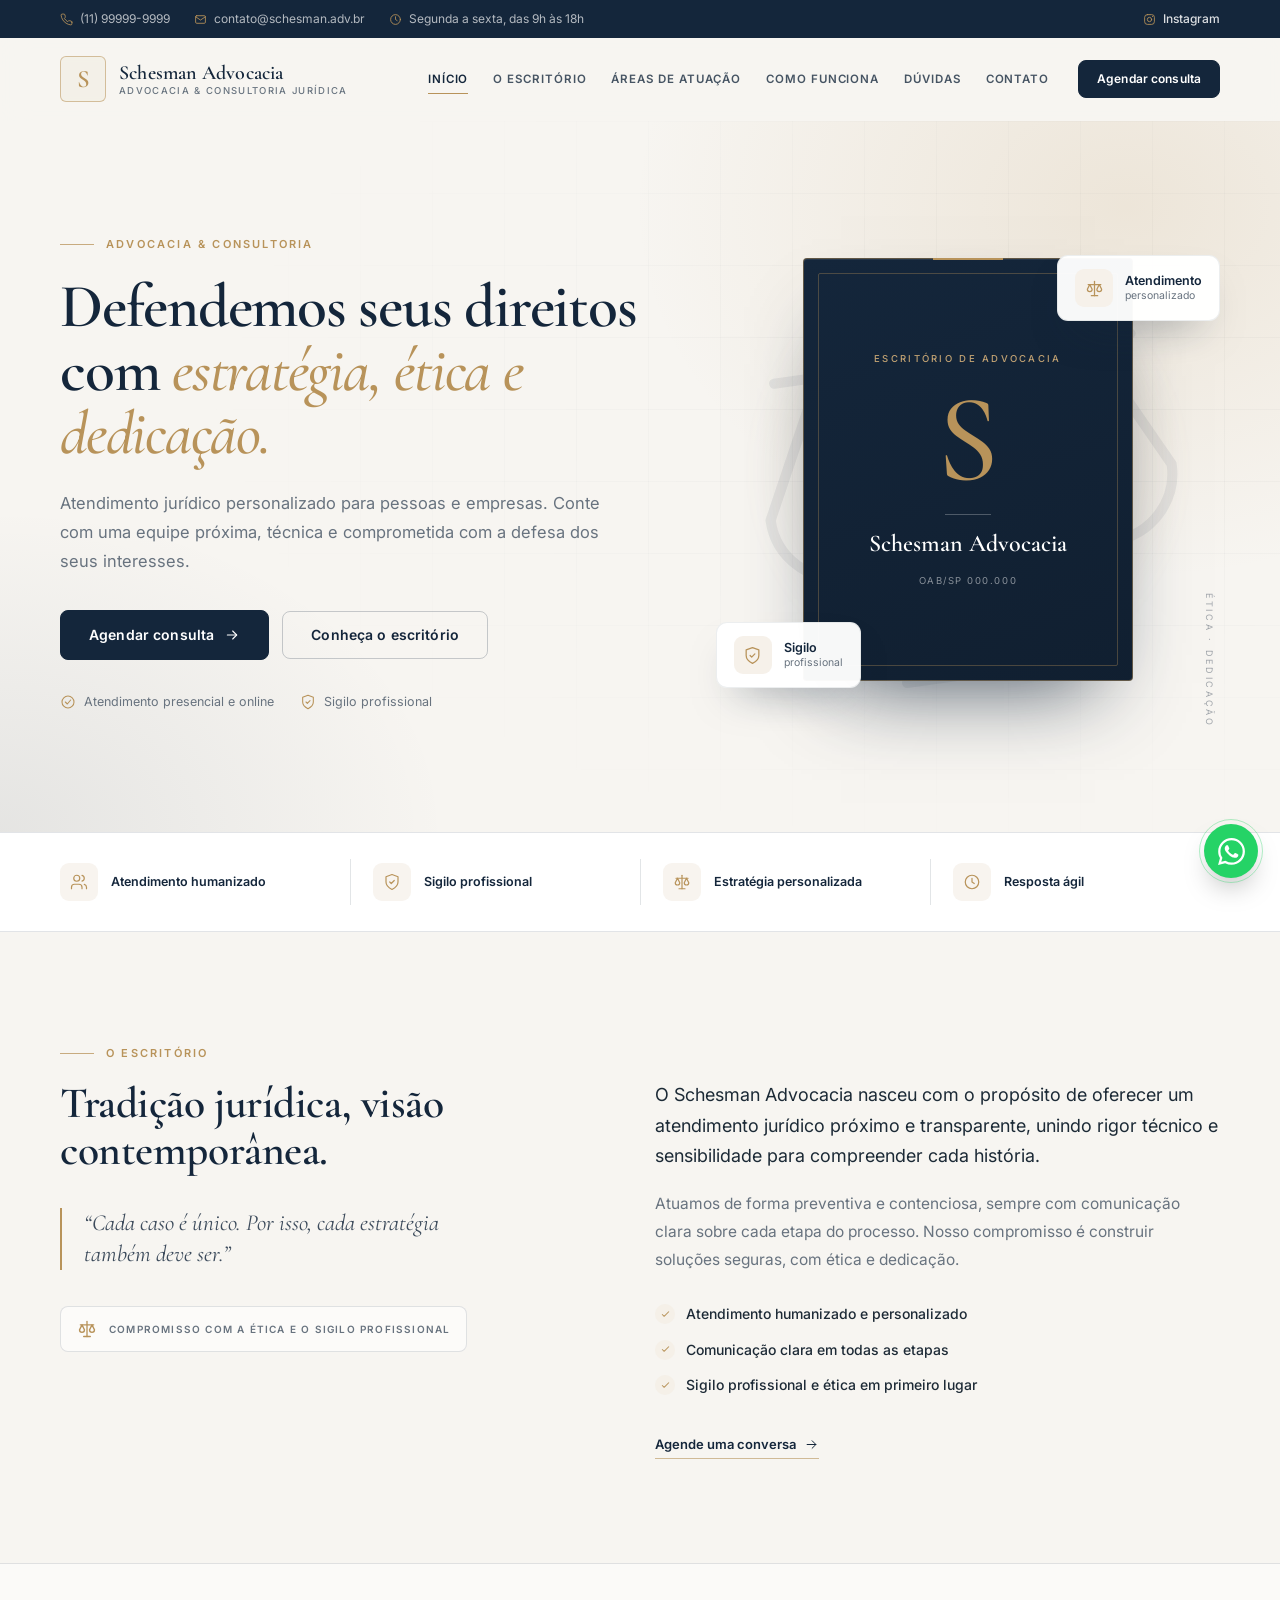
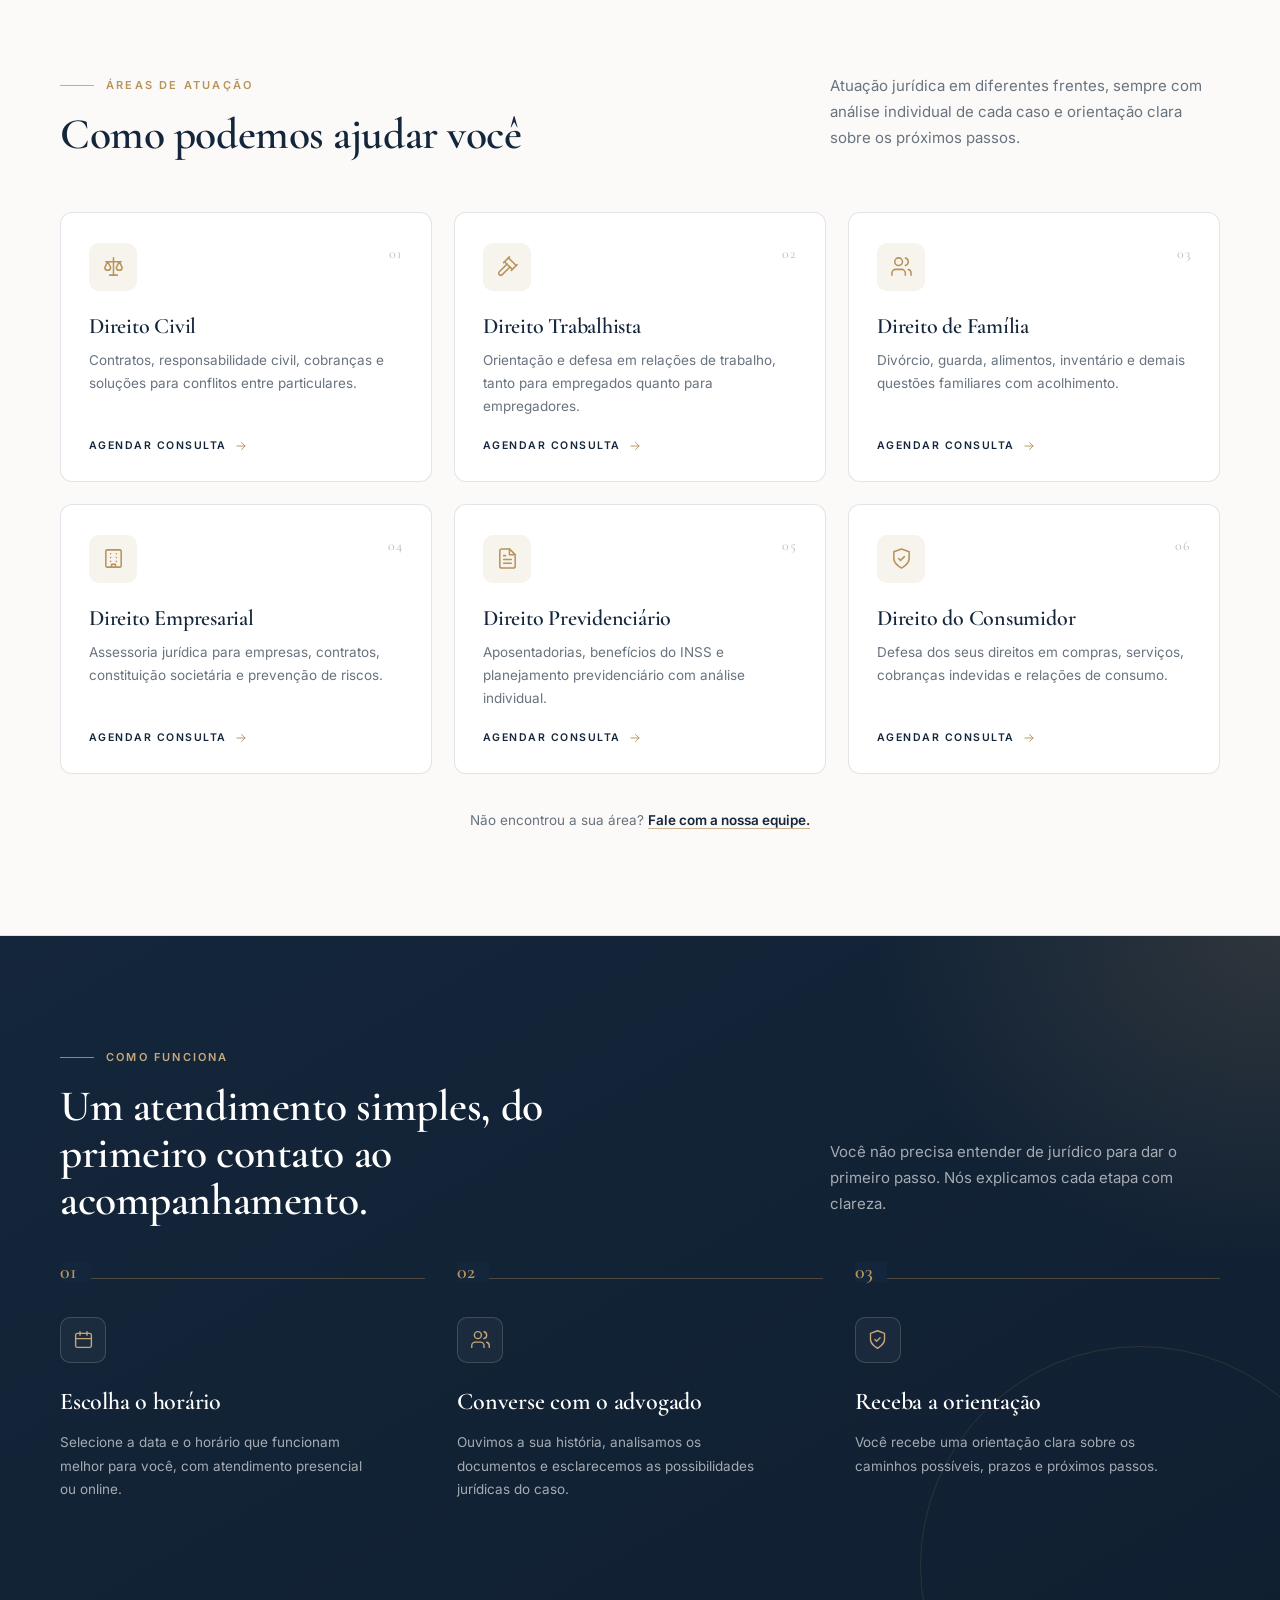
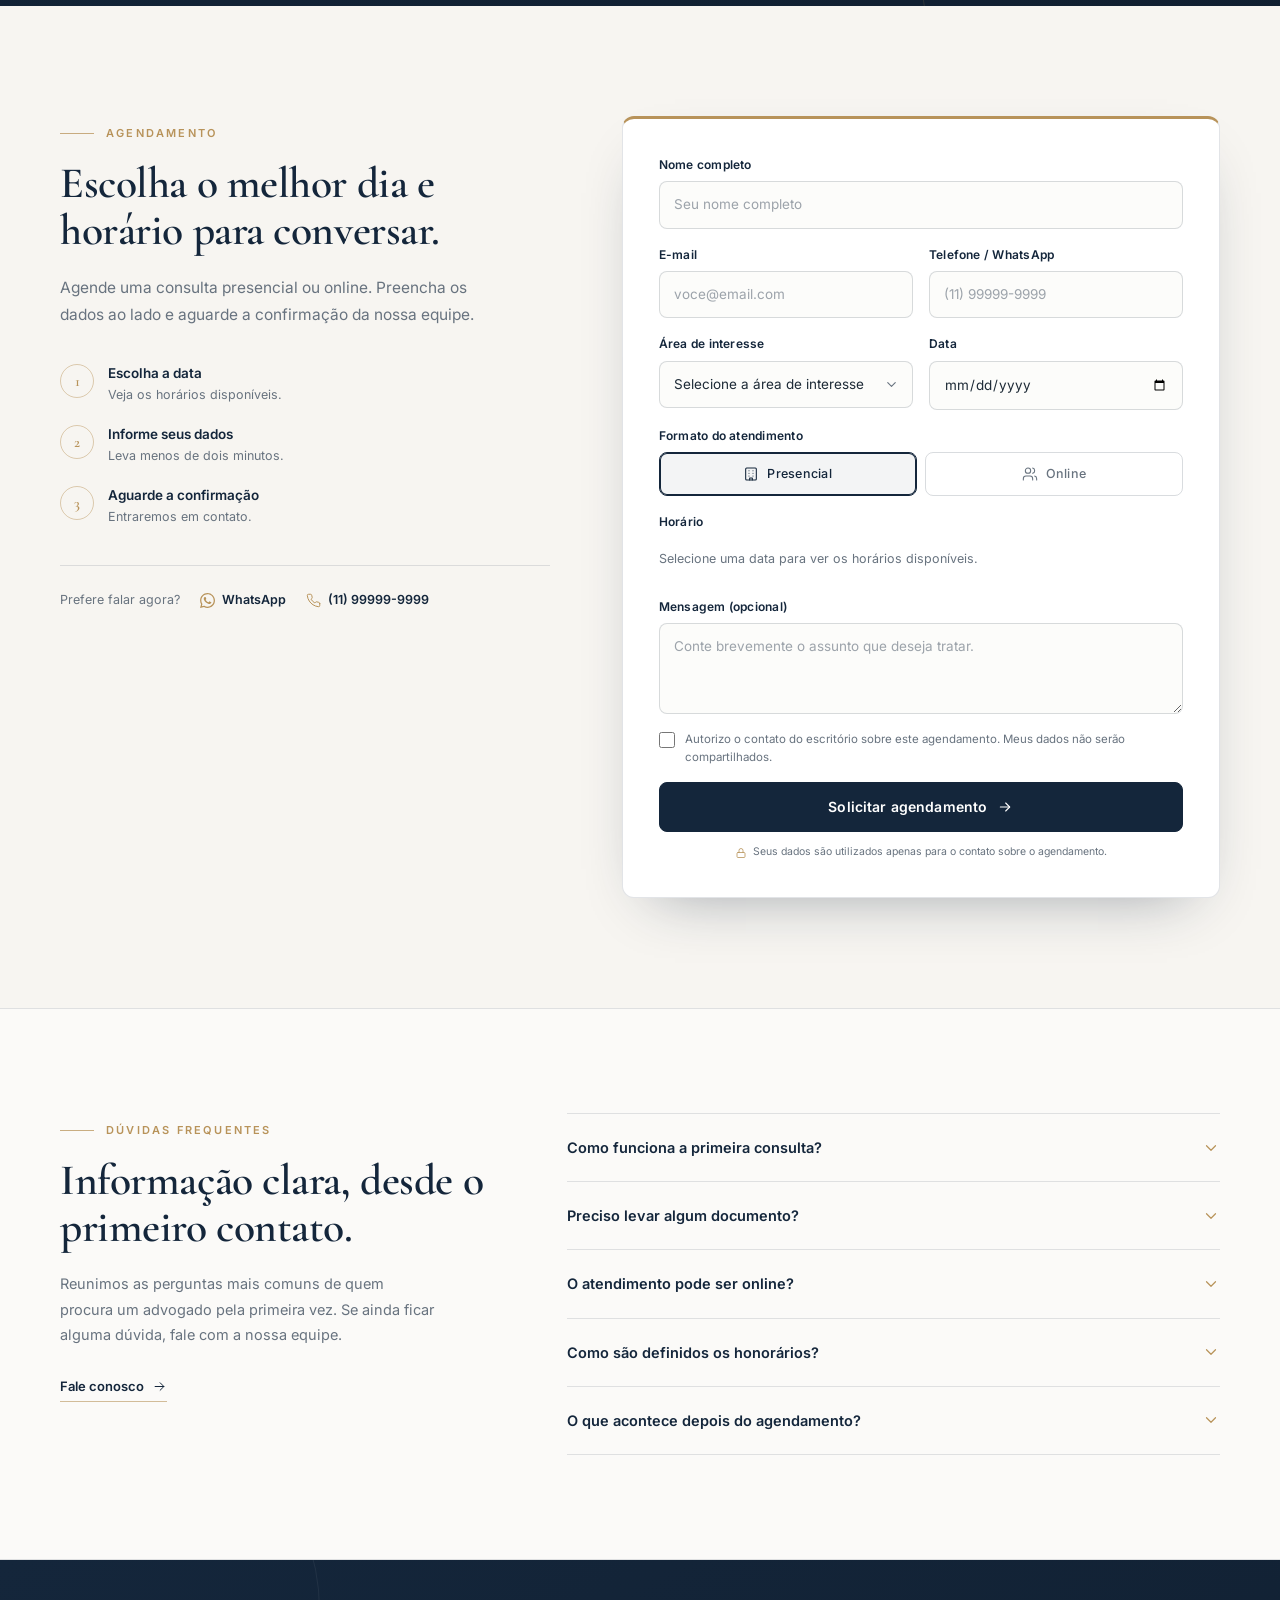
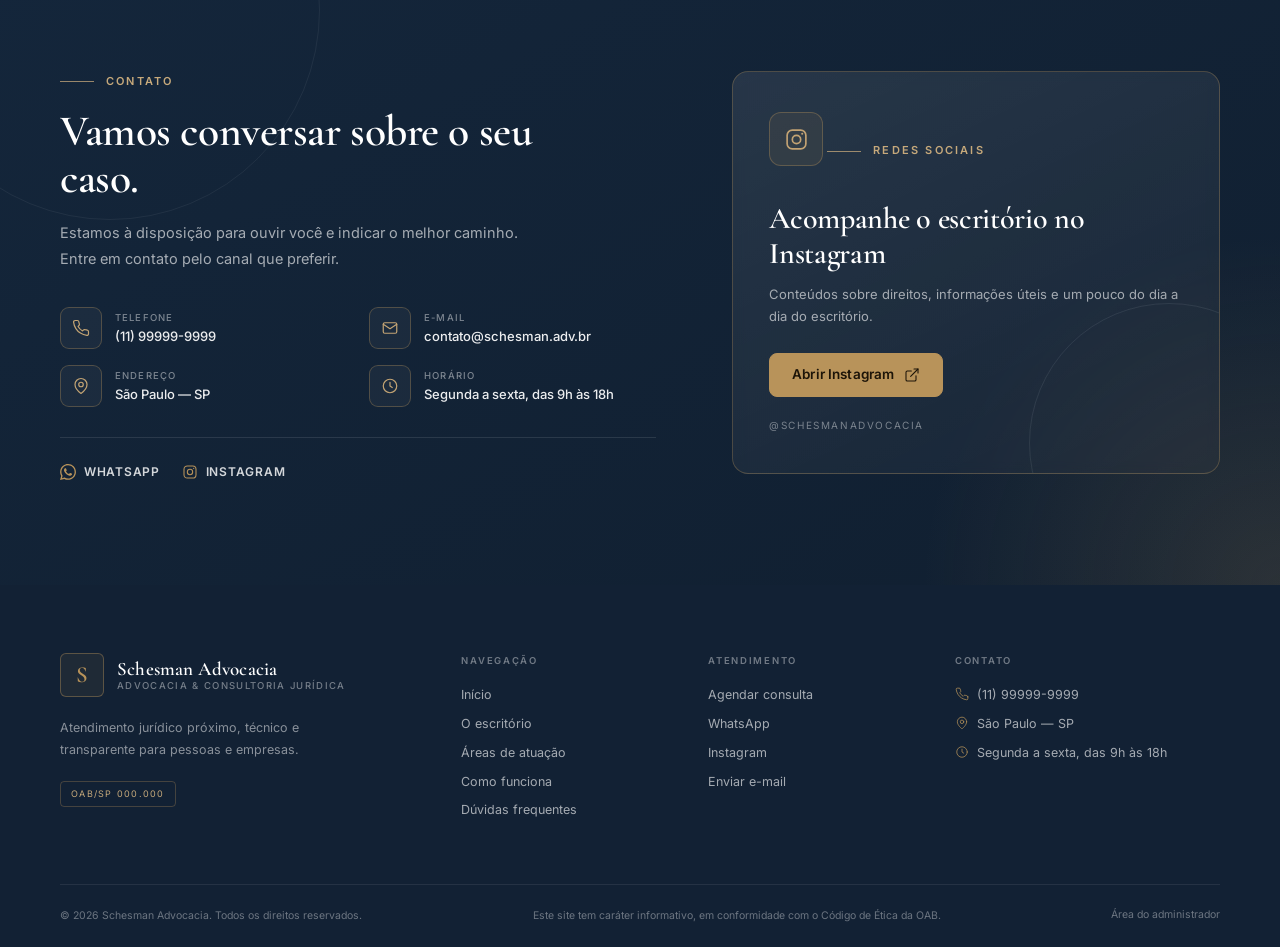
<file: index.html>
<!doctype html>
<html lang="pt-BR">
  <head>
    <meta charset="utf-8" />
    <meta name="viewport" content="width=device-width, initial-scale=1" />
    <title>Schesman Advocacia — Advocacia & Consultoria Jurídica</title>
    <meta
      name="description"
      content="Atendimento jurídico personalizado para pessoas e empresas. Conheça as áreas de atuação do escritório e agende sua consulta presencial ou online."
    />
    <meta name="theme-color" content="#14263b" />
    <meta property="og:type" content="website" />
    <meta property="og:title" content="Schesman Advocacia — Advocacia & Consultoria Jurídica" />
    <meta
      property="og:description"
      content="Atendimento jurídico próximo, técnico e transparente. Agende sua consulta presencial ou online."
    />
    <meta property="og:locale" content="pt_BR" />
    <link
      rel="icon"
      href="data:image/svg+xml,%3Csvg xmlns='http://www.w3.org/2000/svg' viewBox='0 0 64 64'%3E%3Crect width='64' height='64' rx='12' fill='%2314263b'/%3E%3Ctext x='32' y='45' font-family='Georgia,serif' font-size='38' fill='%23b8935a' text-anchor='middle'%3ES%3C/text%3E%3C/svg%3E"
    />
    <link rel="preconnect" href="https://fonts.googleapis.com" />
    <link rel="preconnect" href="https://fonts.gstatic.com" crossorigin />
    <link
      href="https://fonts.googleapis.com/css2?family=Cormorant+Garamond:wght@500;600;700&family=Inter:wght@400;500;600;700&display=swap"
      rel="stylesheet"
    />
    <link rel="stylesheet" href="css/style.css" />
    <script>
      /* Aplica as cores personalizadas antes da renderização para evitar "flash". */
      document.documentElement.classList.add("js");
      try {
        var stored = JSON.parse(localStorage.getItem("schesman_site_v1") || "{}");
        var theme = stored.theme || {};
        var root = document.documentElement;
        if (theme.primary) root.style.setProperty("--primary", theme.primary);
        if (theme.accent) root.style.setProperty("--accent", theme.accent);
        if (theme.background) root.style.setProperty("--bg", theme.background);
      } catch (error) {}
    </script>
    <script type="application/ld+json">
      {
        "@context": "https://schema.org",
        "@type": "LegalService",
        "name": "Schesman Advocacia",
        "description": "Escritório de advocacia com atendimento personalizado para pessoas e empresas, presencial e online.",
        "telephone": "+55 11 99999-9999",
        "email": "contato@schesman.adv.br",
        "address": {
          "@type": "PostalAddress",
          "addressLocality": "São Paulo",
          "addressRegion": "SP",
          "addressCountry": "BR"
        },
        "areaServed": "Brasil",
        "openingHours": "Mo-Fr 09:00-18:00"
      }
    </script>
  </head>
  <body>
    <a class="skip-link" href="#conteudo">Pular para o conteúdo</a>

    <div class="topbar">
      <div class="container topbar__inner">
        <div class="topbar__info">
          <a id="topPhoneLink" href="tel:+5511999999999">
            <span data-icon="phone"></span>
            <span id="topPhone">(11) 99999-9999</span>
          </a>
          <a id="topEmailLink" href="mailto:contato@schesman.adv.br">
            <span data-icon="mail"></span>
            <span id="topEmail">contato@schesman.adv.br</span>
          </a>
          <span class="topbar__hours">
            <span data-icon="clock"></span>
            <span id="topHours">Segunda a sexta, das 9h às 18h</span>
          </span>
        </div>
        <a
          class="topbar__instagram"
          id="topInstagram"
          href="https://www.instagram.com/schesmanadvocacia"
          target="_blank"
          rel="noopener"
        >
          <span data-icon="instagram"></span>
          <span>Instagram</span>
        </a>
      </div>
    </div>

    <header class="site-header" id="siteHeader">
      <div class="container header__inner">
        <a class="brand" href="#inicio" id="brandLink" aria-label="Ir para o início">
          <span class="brand__mark" id="brandMark"><span id="brandMonogram">S</span></span>
          <span class="brand__text">
            <strong id="brandName">Schesman Advocacia</strong>
            <small id="brandTagline">Advocacia &amp; Consultoria Jurídica</small>
          </span>
        </a>

        <nav class="nav" id="mainNav" aria-label="Navegação principal">
          <a href="#inicio" class="nav__link is-active">Início</a>
          <a href="#escritorio" class="nav__link">O escritório</a>
          <a href="#areas" class="nav__link">Áreas de atuação</a>
          <a href="#processo" class="nav__link">Como funciona</a>
          <a href="#duvidas" class="nav__link">Dúvidas</a>
          <a href="#contato" class="nav__link">Contato</a>
          <a href="#agendamento" class="btn btn--primary nav__cta">Agendar consulta</a>
        </nav>

        <button
          class="nav-toggle"
          id="navToggle"
          type="button"
          aria-label="Abrir menu"
          aria-expanded="false"
          aria-controls="mainNav"
        >
          <span></span><span></span><span></span>
        </button>
      </div>
    </header>

    <main id="conteudo">
      <section class="hero" id="inicio">
        <div class="hero__bg" aria-hidden="true"></div>
        <div class="container hero__inner">
          <div class="hero__content">
            <span class="eyebrow" id="heroEyebrow">Advocacia &amp; Consultoria</span>
            <h1 class="hero__title" id="heroTitle">
              Defendemos seus direitos com <em>estratégia, ética e dedicação.</em>
            </h1>
            <p class="hero__subtitle" id="heroSubtitle">
              Atendimento jurídico personalizado para pessoas e empresas. Conte com uma equipe
              próxima, técnica e comprometida com a defesa dos seus interesses.
            </p>
            <div class="hero__actions">
              <a class="btn btn--primary btn--lg" href="#agendamento" id="heroCtaPrimary">
                Agendar consulta <span data-icon="arrow-right"></span>
              </a>
              <a class="btn btn--outline btn--lg" href="#escritorio" id="heroCtaSecondary">
                Conheça o escritório
              </a>
            </div>
            <div class="hero__meta">
              <span class="hero__meta-item">
                <span data-icon="check-circle"></span> Atendimento presencial e online
              </span>
              <span class="hero__meta-item">
                <span data-icon="shield"></span> Sigilo profissional
              </span>
            </div>
          </div>

          <div class="hero-art reveal" aria-hidden="true">
            <span class="hero-art__halo"></span>
            <span class="hero-art__watermark" data-icon="scale"></span>
            <div class="hero-art__panel">
              <span class="hero-art__kicker">Escritório de advocacia</span>
              <span class="hero-art__monogram" id="heroMonogram">S</span>
              <span class="hero-art__divider"></span>
              <strong class="hero-art__name" id="heroArtName">Schesman Advocacia</strong>
              <span class="hero-art__oab" id="heroOab">OAB/SP 000.000</span>
            </div>
            <div class="hero-art__card hero-art__card--top">
              <span class="hero-art__icon" data-icon="scale"></span>
              <span><strong>Atendimento</strong><small>personalizado</small></span>
            </div>
            <div class="hero-art__card hero-art__card--bottom">
              <span class="hero-art__icon" data-icon="shield"></span>
              <span><strong>Sigilo</strong><small>profissional</small></span>
            </div>
            <span class="hero-art__stamp">Ética · Dedicação</span>
          </div>
        </div>
      </section>

      <section class="pillars" aria-label="Nossos compromissos">
        <div class="container">
          <div class="pillars__grid" id="pillarsGrid"></div>
        </div>
      </section>

      <section class="section about" id="escritorio">
        <div class="container about__grid">
          <div class="about__intro reveal">
            <span class="eyebrow" id="aboutEyebrow">O escritório</span>
            <h2 id="aboutTitle">Tradição jurídica, visão contemporânea.</h2>
            <blockquote class="about__quote" id="aboutQuote">
              “Cada caso é único. Por isso, cada estratégia também deve ser.”
            </blockquote>
            <div class="about__seal">
              <span data-icon="scale"></span>
              <span>Compromisso com a ética e o sigilo profissional</span>
            </div>
          </div>
          <div class="about__body reveal">
            <p id="aboutText1">
              O Schesman Advocacia nasceu com o propósito de oferecer um atendimento jurídico
              próximo e transparente, unindo rigor técnico e sensibilidade para compreender cada
              história.
            </p>
            <p id="aboutText2">
              Atuamos de forma preventiva e contenciosa, sempre com comunicação clara sobre cada
              etapa do processo. Nosso compromisso é construir soluções seguras, com ética e
              dedicação.
            </p>
            <ul class="check-list" id="aboutPoints"></ul>
            <a href="#agendamento" class="link-arrow">
              Agende uma conversa <span data-icon="arrow-right"></span>
            </a>
          </div>
        </div>
      </section>

      <section class="section section--alt areas" id="areas">
        <div class="container">
          <div class="section-head">
            <div>
              <span class="eyebrow">Áreas de atuação</span>
              <h2>Como podemos ajudar você</h2>
            </div>
            <p class="section-head__lead">
              Atuação jurídica em diferentes frentes, sempre com análise individual de cada caso e
              orientação clara sobre os próximos passos.
            </p>
          </div>
          <div class="areas__grid" id="areasGrid"></div>
          <p class="areas__note">
            Não encontrou a sua área? <a href="#agendamento">Fale com a nossa equipe.</a>
          </p>
        </div>
      </section>

      <section class="process" id="processo">
        <div class="container">
          <div class="section-head section-head--light">
            <div>
              <span class="eyebrow eyebrow--light">Como funciona</span>
              <h2>Um atendimento simples, do primeiro contato ao acompanhamento.</h2>
            </div>
            <p class="section-head__lead">
              Você não precisa entender de jurídico para dar o primeiro passo. Nós explicamos cada
              etapa com clareza.
            </p>
          </div>
          <div class="process__grid">
            <article class="process__step reveal">
              <span class="process__num">01</span>
              <span class="process__icon" data-icon="calendar"></span>
              <h3>Escolha o horário</h3>
              <p>
                Selecione a data e o horário que funcionam melhor para você, com atendimento
                presencial ou online.
              </p>
            </article>
            <article class="process__step reveal">
              <span class="process__num">02</span>
              <span class="process__icon" data-icon="users"></span>
              <h3>Converse com o advogado</h3>
              <p>
                Ouvimos a sua história, analisamos os documentos e esclarecemos as possibilidades
                jurídicas do caso.
              </p>
            </article>
            <article class="process__step reveal">
              <span class="process__num">03</span>
              <span class="process__icon" data-icon="shield"></span>
              <h3>Receba a orientação</h3>
              <p>
                Você recebe uma orientação clara sobre os caminhos possíveis, prazos e próximos
                passos.
              </p>
            </article>
          </div>
        </div>
      </section>

      <section class="section booking" id="agendamento">
        <div class="container booking__grid">
          <div class="booking__intro reveal">
            <span class="eyebrow" id="bookingEyebrow">Agendamento</span>
            <h2 id="bookingTitle">Escolha o melhor dia e horário para conversar.</h2>
            <p id="bookingSubtitle">
              Agende uma consulta presencial ou online. Preencha os dados ao lado e aguarde a
              confirmação da nossa equipe.
            </p>
            <ul class="booking__steps">
              <li>
                <span>1</span>
                <div><strong>Escolha a data</strong><small>Veja os horários disponíveis.</small></div>
              </li>
              <li>
                <span>2</span>
                <div><strong>Informe seus dados</strong><small>Leva menos de dois minutos.</small></div>
              </li>
              <li>
                <span>3</span>
                <div><strong>Aguarde a confirmação</strong><small>Entraremos em contato.</small></div>
              </li>
            </ul>
            <div class="booking__contact">
              <span>Prefere falar agora?</span>
              <a id="bookingWhatsapp" href="#" target="_blank" rel="noopener">
                <span data-icon="whatsapp"></span> WhatsApp
              </a>
              <a id="bookingPhoneLink" href="tel:+5511999999999">
                <span data-icon="phone"></span> <span id="bookingPhone">(11) 99999-9999</span>
              </a>
            </div>
          </div>

          <div class="booking__card reveal">
            <div id="bookingFormWrap">
              <form id="bookingForm" novalidate>
                <div class="form-grid">
                  <div class="field field--full">
                    <label for="bookingName">Nome completo</label>
                    <input
                      id="bookingName"
                      name="name"
                      type="text"
                      autocomplete="name"
                      placeholder="Seu nome completo"
                    />
                    <p class="field-error" data-error-for="bookingName" hidden></p>
                  </div>
                  <div class="field">
                    <label for="bookingEmail">E-mail</label>
                    <input
                      id="bookingEmail"
                      name="email"
                      type="email"
                      autocomplete="email"
                      placeholder="voce@email.com"
                    />
                    <p class="field-error" data-error-for="bookingEmail" hidden></p>
                  </div>
                  <div class="field">
                    <label for="bookingPhoneInput">Telefone / WhatsApp</label>
                    <input
                      id="bookingPhoneInput"
                      name="phone"
                      type="tel"
                      inputmode="tel"
                      autocomplete="tel"
                      placeholder="(11) 99999-9999"
                    />
                    <p class="field-error" data-error-for="bookingPhoneInput" hidden></p>
                  </div>
                  <div class="field">
                    <label for="bookingArea">Área de interesse</label>
                    <select id="bookingArea" name="area"></select>
                    <p class="field-error" data-error-for="bookingArea" hidden></p>
                  </div>
                  <div class="field">
                    <label for="bookingDate">Data</label>
                    <input id="bookingDate" name="date" type="date" />
                    <p class="field-error" data-error-for="bookingDate" hidden></p>
                  </div>
                </div>

                <div class="field">
                  <span class="field__label">Formato do atendimento</span>
                  <div class="segmented">
                    <label>
                      <input type="radio" name="mode" value="Presencial" checked />
                      <span><span data-icon="building"></span> Presencial</span>
                    </label>
                    <label>
                      <input type="radio" name="mode" value="Online" />
                      <span><span data-icon="users"></span> Online</span>
                    </label>
                  </div>
                </div>

                <div class="field">
                  <span class="field__label">Horário</span>
                  <div
                    class="slots"
                    id="bookingSlots"
                    role="group"
                    aria-label="Horários disponíveis"
                  >
                    <p class="slots__hint">Selecione uma data para ver os horários.</p>
                  </div>
                  <p class="field-error" data-error-for="bookingSlots" hidden></p>
                  <input type="hidden" id="bookingSlot" name="time" />
                </div>

                <div class="field">
                  <label for="bookingNotes">Mensagem (opcional)</label>
                  <textarea
                    id="bookingNotes"
                    name="notes"
                    rows="3"
                    placeholder="Conte brevemente o assunto que deseja tratar."
                  ></textarea>
                </div>

                <label class="checkbox">
                  <input type="checkbox" id="bookingConsent" />
                  <span>
                    Autorizo o contato do escritório sobre este agendamento. Meus dados não serão
                    compartilhados.
                  </span>
                </label>
                <p class="field-error" data-error-for="bookingConsent" hidden></p>

                <button class="btn btn--primary btn--block btn--lg" type="submit">
                  Solicitar agendamento <span data-icon="arrow-right"></span>
                </button>
                <p class="form-note">
                  <span data-icon="lock"></span> Seus dados são utilizados apenas para o contato
                  sobre o agendamento.
                </p>
              </form>
            </div>

            <div class="booking-success" id="bookingSuccess" hidden aria-live="polite">
              <span class="booking-success__icon" data-icon="check-circle"></span>
              <span class="eyebrow">Solicitação enviada</span>
              <h3>Agendamento recebido!</h3>
              <p id="successMessage">
                Recebemos o seu pedido de agendamento. Nossa equipe entrará em contato para
                confirmar o horário.
              </p>
              <div class="booking-success__summary">
                <div><span>Protocolo</span><strong id="successProtocol">—</strong></div>
                <div><span>Data</span><strong id="successDate">—</strong></div>
                <div><span>Horário</span><strong id="successTime">—</strong></div>
                <div><span>Formato</span><strong id="successMode">—</strong></div>
              </div>
              <div class="booking-success__actions">
                <button type="button" class="btn btn--primary" id="newBookingBtn">
                  Novo agendamento
                </button>
                <button type="button" class="btn btn--outline" id="icsBtn">
                  Adicionar à agenda
                </button>
              </div>
              <a
                class="link-arrow booking-success__whatsapp"
                id="successWhatsapp"
                href="#"
                target="_blank"
                rel="noopener"
              >
                Enviar mensagem no WhatsApp <span data-icon="whatsapp"></span>
              </a>
            </div>
          </div>
        </div>
      </section>

      <section class="section section--alt faq" id="duvidas">
        <div class="container faq__grid">
          <div class="faq__intro reveal">
            <span class="eyebrow">Dúvidas frequentes</span>
            <h2>Informação clara, desde o primeiro contato.</h2>
            <p>
              Reunimos as perguntas mais comuns de quem procura um advogado pela primeira vez. Se
              ainda ficar alguma dúvida, fale com a nossa equipe.
            </p>
            <a class="link-arrow" href="#contato">
              Fale conosco <span data-icon="arrow-right"></span>
            </a>
          </div>
          <div class="faq__list" id="faqList"></div>
        </div>
      </section>

      <section class="contact" id="contato">
        <div class="container contact__grid">
          <div class="contact__info reveal">
            <span class="eyebrow eyebrow--light">Contato</span>
            <h2>Vamos conversar sobre o seu caso.</h2>
            <p>
              Estamos à disposição para ouvir você e indicar o melhor caminho. Entre em contato pelo
              canal que preferir.
            </p>
            <div class="contact__list">
              <a class="contact__item" id="contactPhoneLink" href="tel:+5511999999999">
                <span class="contact__icon" data-icon="phone"></span>
                <span><small>Telefone</small><strong id="contactPhone">(11) 99999-9999</strong></span>
              </a>
              <a class="contact__item" id="contactEmailLink" href="mailto:contato@schesman.adv.br">
                <span class="contact__icon" data-icon="mail"></span>
                <span
                  ><small>E-mail</small><strong id="contactEmail"
                    >contato@schesman.adv.br</strong
                  ></span
                >
              </a>
              <span class="contact__item">
                <span class="contact__icon" data-icon="map-pin"></span>
                <span><small>Endereço</small><strong id="contactAddress">São Paulo — SP</strong></span>
              </span>
              <span class="contact__item">
                <span class="contact__icon" data-icon="clock"></span>
                <span
                  ><small>Horário</small><strong id="contactHours"
                    >Segunda a sexta, das 9h às 18h</strong
                  ></span
                >
              </span>
            </div>
            <div class="contact__social">
              <a id="contactWhatsapp" href="#" target="_blank" rel="noopener">
                <span data-icon="whatsapp"></span> WhatsApp
              </a>
              <a id="contactInstagram" href="#" target="_blank" rel="noopener">
                <span data-icon="instagram"></span> Instagram
              </a>
            </div>
          </div>

          <aside class="instagram-card reveal">
            <span class="instagram-card__icon" data-icon="instagram"></span>
            <span class="eyebrow eyebrow--light">Redes sociais</span>
            <h3>Acompanhe o escritório no Instagram</h3>
            <p>
              Conteúdos sobre direitos, informações úteis e um pouco do dia a dia do escritório.
            </p>
            <a
              class="btn btn--gold"
              id="instagramCardLink"
              href="https://www.instagram.com/schesmanadvocacia"
              target="_blank"
              rel="noopener"
            >
              Abrir Instagram <span data-icon="external-link"></span>
            </a>
            <span class="instagram-card__handle" id="instagramHandle">@schesmanadvocacia</span>
          </aside>
        </div>
      </section>
    </main>

    <footer class="footer">
      <div class="container footer__grid">
        <div class="footer__brand">
          <div class="brand brand--footer">
            <span class="brand__mark brand__mark--footer" id="footerMark">
              <span id="footerMonogram">S</span>
            </span>
            <span class="brand__text">
              <strong id="footerName">Schesman Advocacia</strong>
              <small id="footerTagline">Advocacia &amp; Consultoria Jurídica</small>
            </span>
          </div>
          <p>
            Atendimento jurídico próximo, técnico e transparente para pessoas e empresas.
          </p>
          <span class="footer__oab" id="footerOab">OAB/SP 000.000</span>
        </div>

        <div class="footer__col">
          <h3>Navegação</h3>
          <a href="#inicio">Início</a>
          <a href="#escritorio">O escritório</a>
          <a href="#areas">Áreas de atuação</a>
          <a href="#processo">Como funciona</a>
          <a href="#duvidas">Dúvidas frequentes</a>
        </div>

        <div class="footer__col">
          <h3>Atendimento</h3>
          <a href="#agendamento">Agendar consulta</a>
          <a id="footerWhatsapp" href="#" target="_blank" rel="noopener">WhatsApp</a>
          <a id="footerInstagram" href="#" target="_blank" rel="noopener">Instagram</a>
          <a id="footerEmailLink" href="mailto:contato@schesman.adv.br">Enviar e-mail</a>
        </div>

        <div class="footer__col footer__col--contact">
          <h3>Contato</h3>
          <a id="footerPhoneLink" href="tel:+5511999999999">
            <span data-icon="phone"></span> <span id="footerPhone">(11) 99999-9999</span>
          </a>
          <span><span data-icon="map-pin"></span> <span id="footerAddress">São Paulo — SP</span></span>
          <span><span data-icon="clock"></span> <span id="footerHours">Seg. a sex., das 9h às 18h</span></span>
        </div>
      </div>

      <div class="container footer__bottom">
        <p>
          © <span id="footerYear">2026</span>
          <span id="footerLegalName">Schesman Advocacia</span>. Todos os direitos reservados.
        </p>
        <p class="footer__legal">
          Este site tem caráter informativo, em conformidade com o Código de Ética da OAB.
        </p>
        <a href="admin.html" class="footer__admin">Área do administrador</a>
      </div>
    </footer>

    <a
      class="whatsapp-float"
      id="whatsappFloat"
      href="#"
      target="_blank"
      rel="noopener"
      aria-label="Falar no WhatsApp"
    >
      <span data-icon="whatsapp"></span>
    </a>

    <div class="toast" id="toast" role="status" aria-live="polite"></div>

    <noscript>
      <div class="noscript">
        Ative o JavaScript no seu navegador para visualizar o site completo e utilizar o
        agendamento online.
      </div>
    </noscript>

    <script src="js/icons.js"></script>
    <script src="js/data.js"></script>
    <script src="js/main.js"></script>
  </body>
</html>
</file>
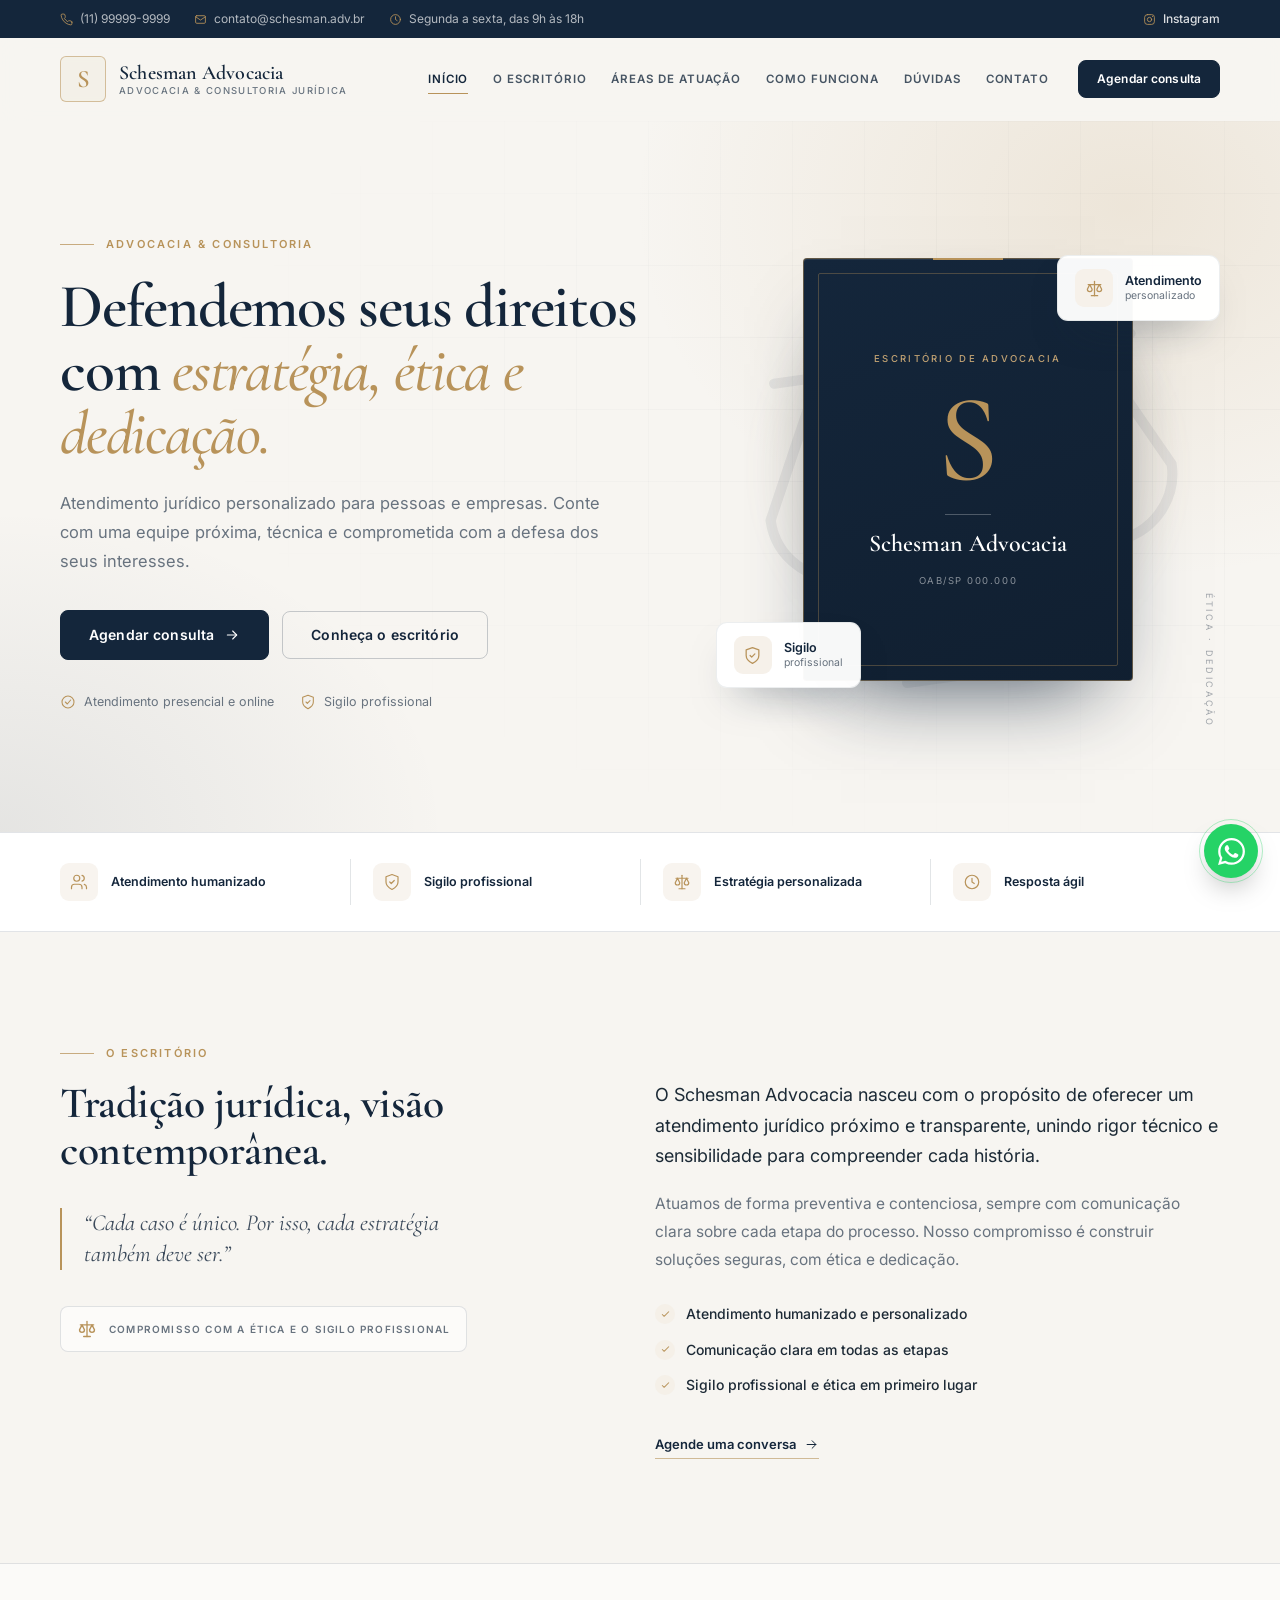
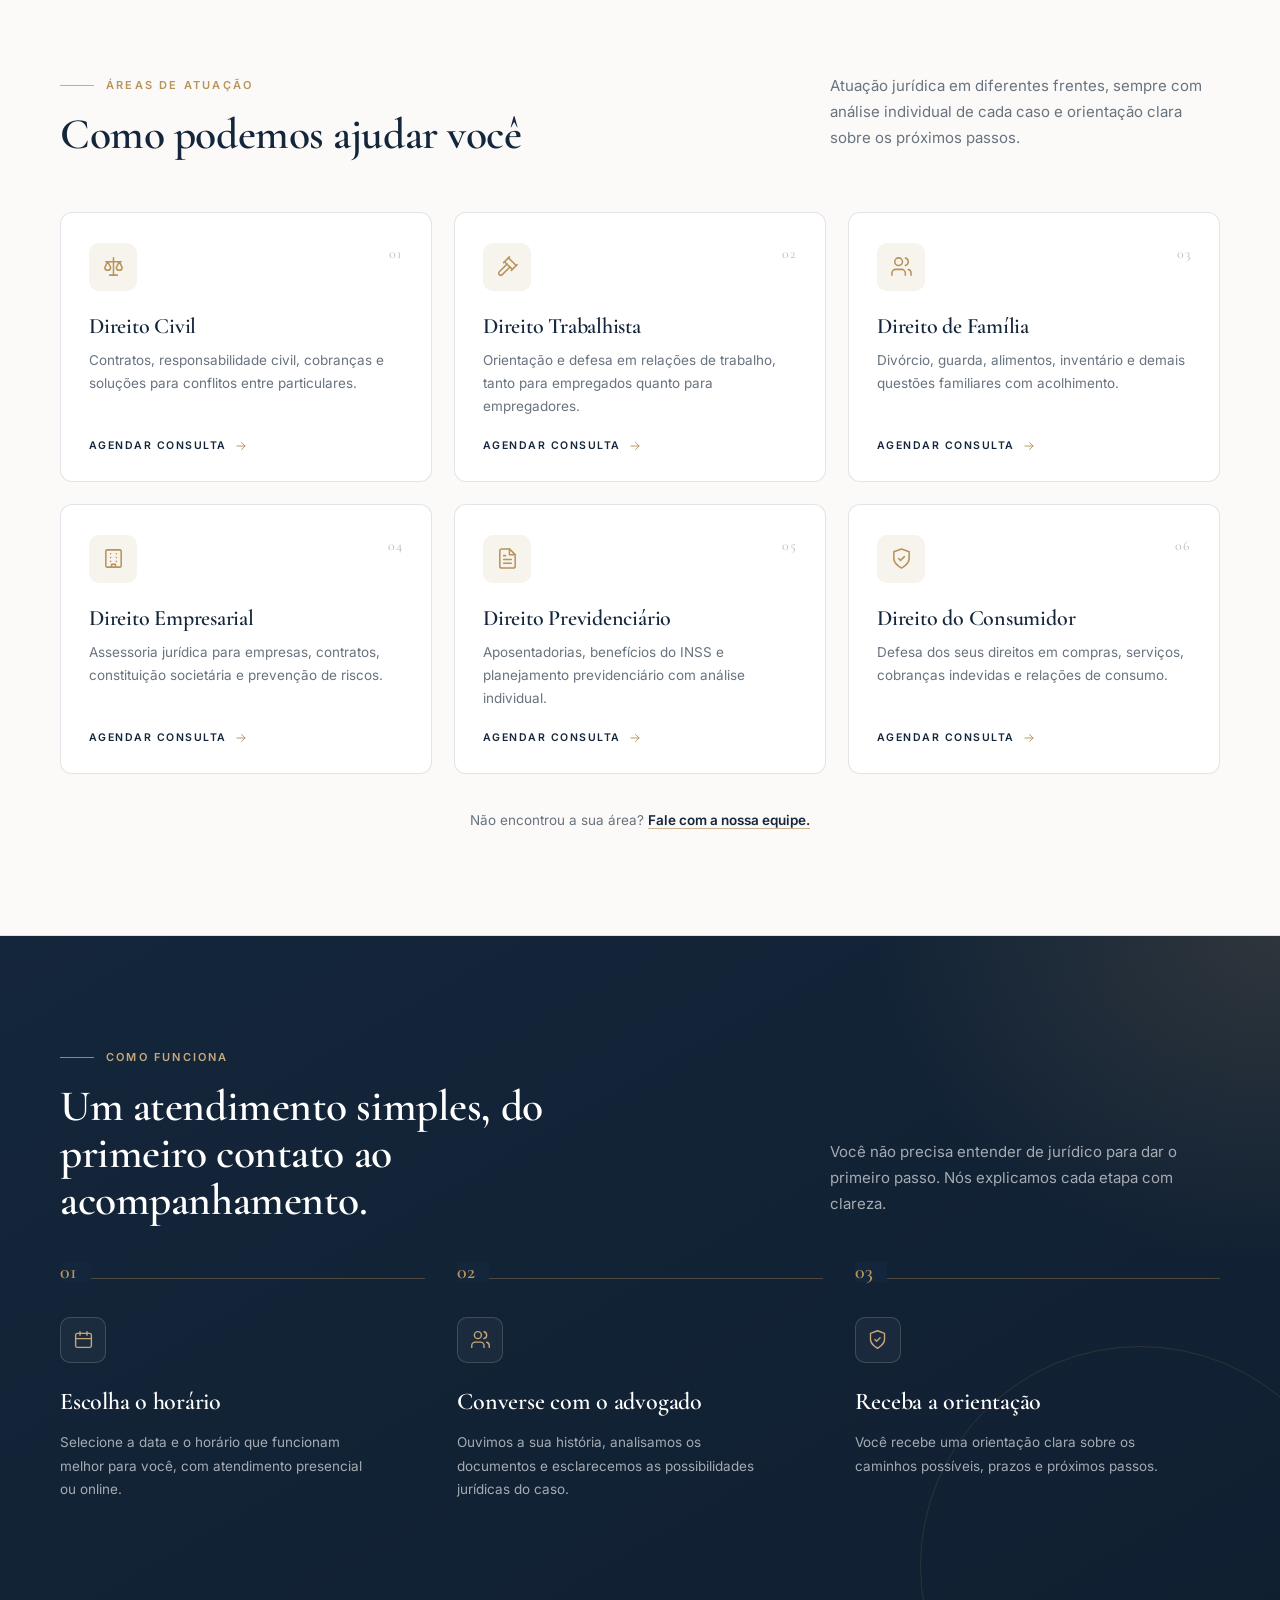
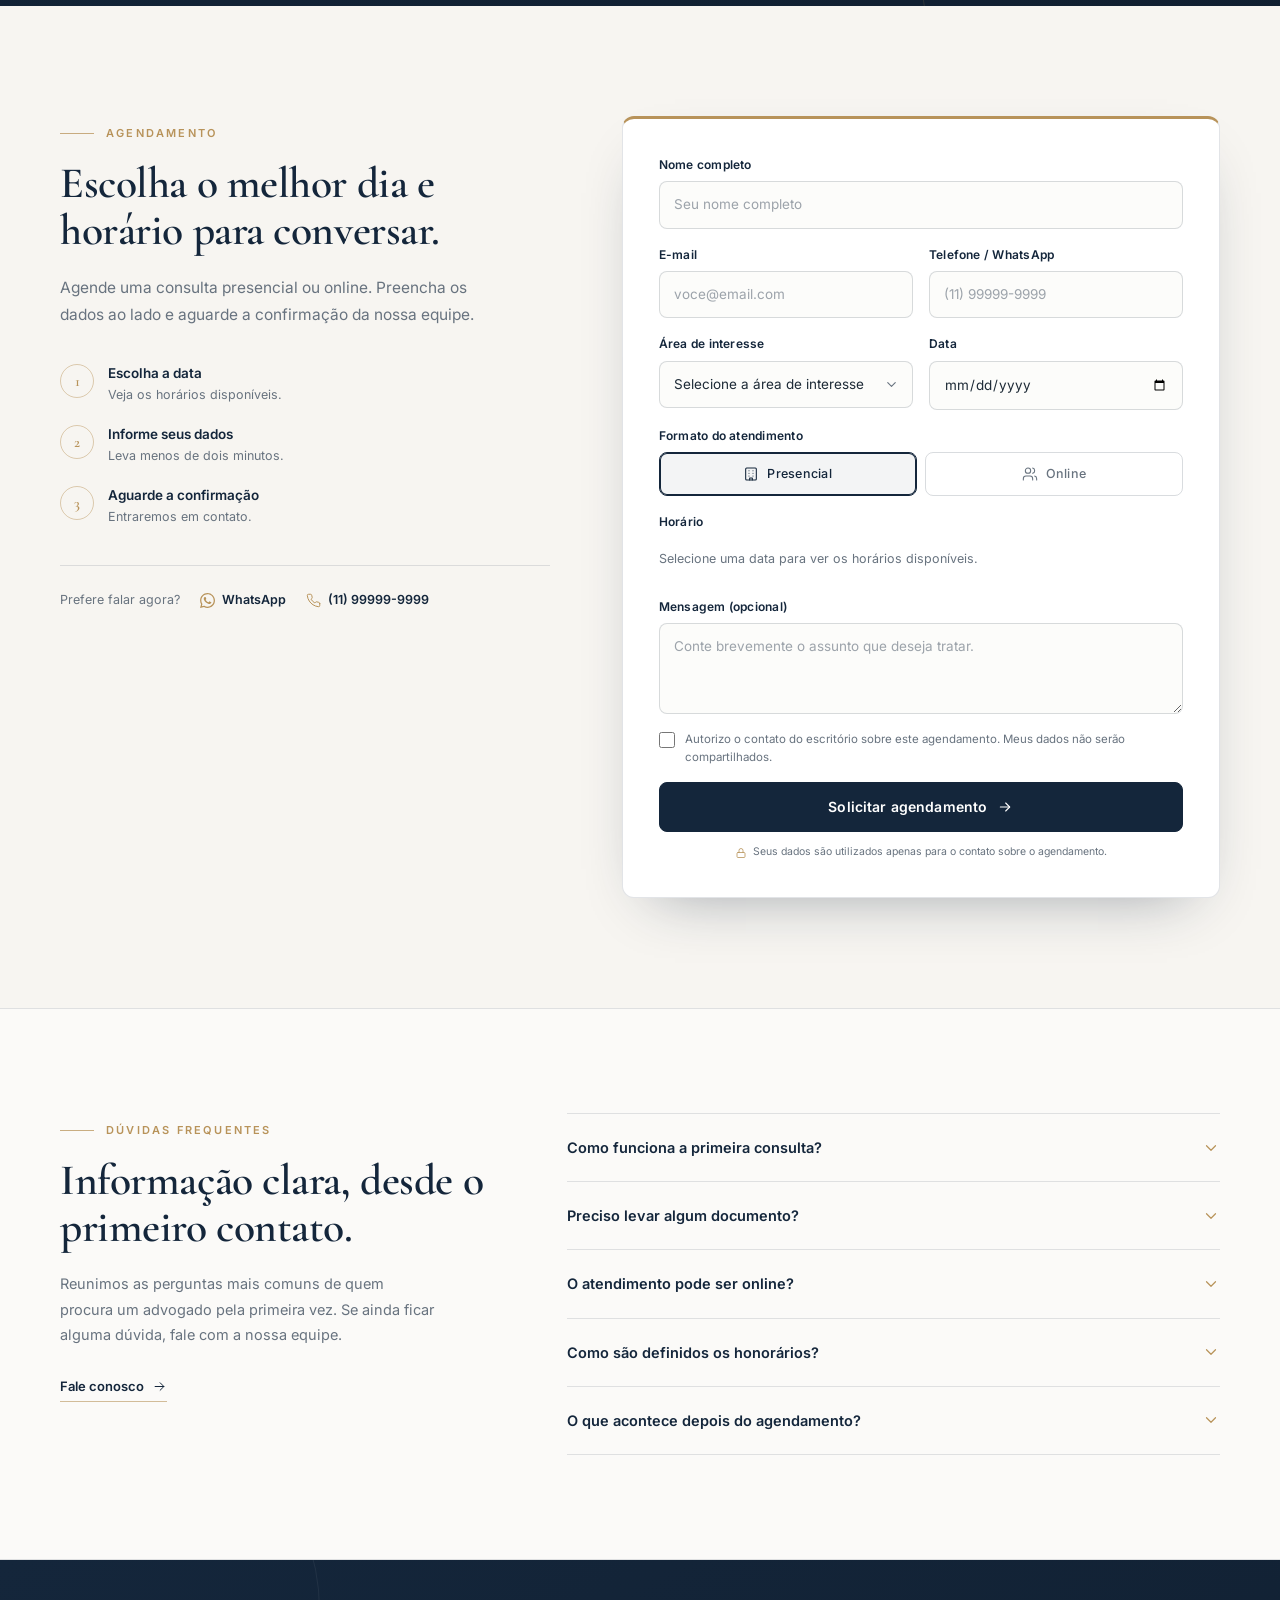
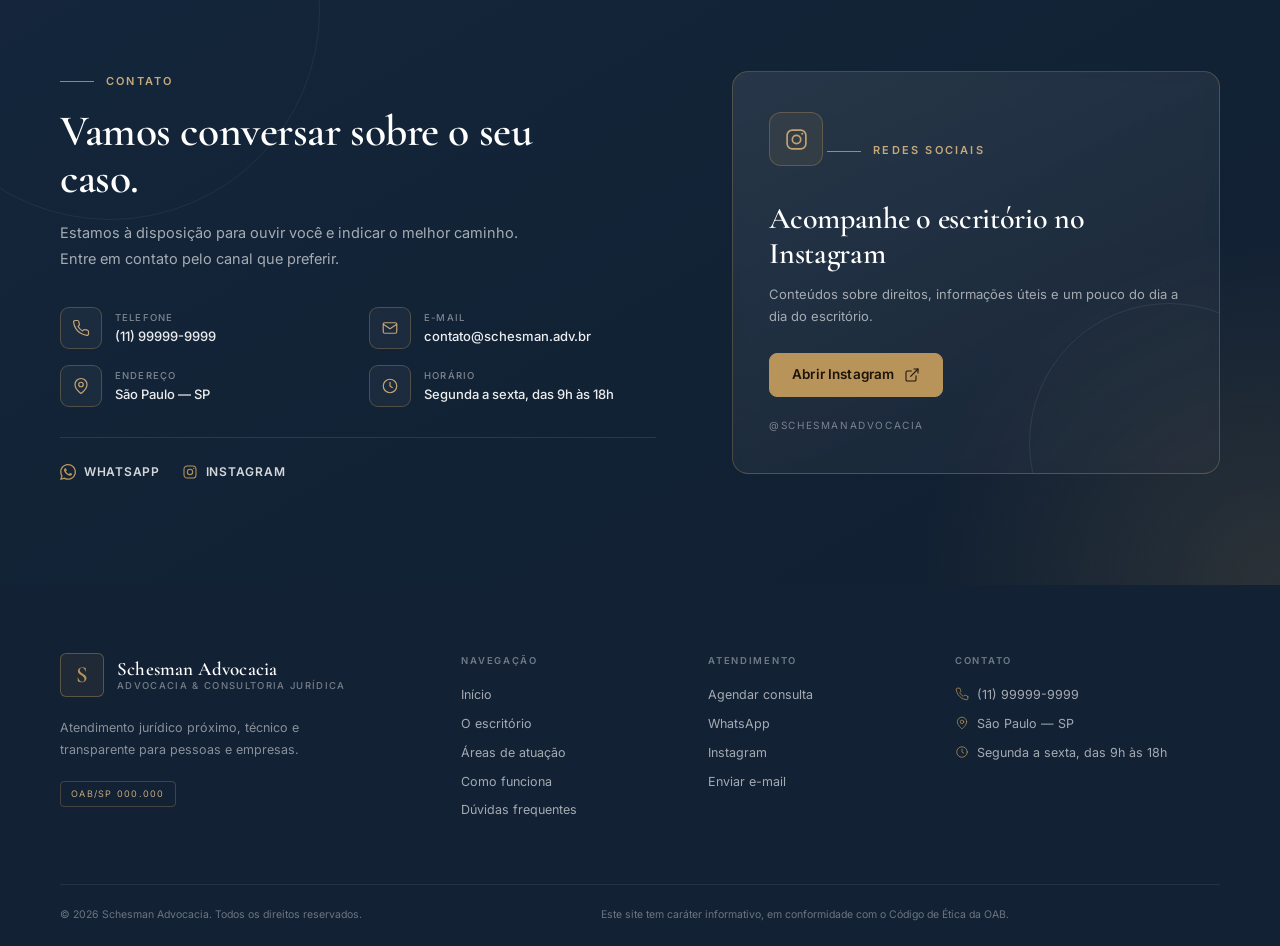
<file: docs/index.html>
<!doctype html>
<html lang="pt-BR">
  <head>
    <meta charset="utf-8" />
    <meta name="viewport" content="width=device-width, initial-scale=1" />
    <title>Schesman Advocacia — Advocacia & Consultoria Jurídica</title>
    <meta
      name="description"
      content="Atendimento jurídico personalizado para pessoas e empresas. Conheça as áreas de atuação do escritório e agende sua consulta presencial ou online."
    />
    <meta name="theme-color" content="#14263b" />
    <meta property="og:type" content="website" />
    <meta property="og:title" content="Schesman Advocacia — Advocacia & Consultoria Jurídica" />
    <meta
      property="og:description"
      content="Atendimento jurídico próximo, técnico e transparente. Agende sua consulta presencial ou online."
    />
    <meta property="og:locale" content="pt_BR" />
    <link
      rel="icon"
      href="data:image/svg+xml,%3Csvg xmlns='http://www.w3.org/2000/svg' viewBox='0 0 64 64'%3E%3Crect width='64' height='64' rx='12' fill='%2314263b'/%3E%3Ctext x='32' y='45' font-family='Georgia,serif' font-size='38' fill='%23b8935a' text-anchor='middle'%3ES%3C/text%3E%3C/svg%3E"
    />
    <link rel="preconnect" href="https://fonts.googleapis.com" />
    <link rel="preconnect" href="https://fonts.gstatic.com" crossorigin />
    <link
      href="https://fonts.googleapis.com/css2?family=Cormorant+Garamond:wght@500;600;700&family=Inter:wght@400;500;600;700&display=swap"
      rel="stylesheet"
    />
    <link rel="stylesheet" href="css/style.css" />
    <script>
      /* Aplica as cores personalizadas antes da renderização para evitar "flash". */
      document.documentElement.classList.add("js");
      try {
        var stored = JSON.parse(localStorage.getItem("schesman_site_v1") || "{}");
        var theme = stored.theme || {};
        var root = document.documentElement;
        if (theme.primary) root.style.setProperty("--primary", theme.primary);
        if (theme.accent) root.style.setProperty("--accent", theme.accent);
        if (theme.background) root.style.setProperty("--bg", theme.background);
      } catch (error) {}
    </script>
    <script type="application/ld+json">
      {
        "@context": "https://schema.org",
        "@type": "LegalService",
        "name": "Schesman Advocacia",
        "description": "Escritório de advocacia com atendimento personalizado para pessoas e empresas, presencial e online.",
        "telephone": "+55 11 99999-9999",
        "email": "contato@schesman.adv.br",
        "address": {
          "@type": "PostalAddress",
          "addressLocality": "São Paulo",
          "addressRegion": "SP",
          "addressCountry": "BR"
        },
        "areaServed": "Brasil",
        "openingHours": "Mo-Fr 09:00-18:00"
      }
    </script>
  </head>
  <body>
    <a class="skip-link" href="#conteudo">Pular para o conteúdo</a>

    <div class="topbar">
      <div class="container topbar__inner">
        <div class="topbar__info">
          <a id="topPhoneLink" href="tel:+5511999999999">
            <span data-icon="phone"></span>
            <span id="topPhone">(11) 99999-9999</span>
          </a>
          <a id="topEmailLink" href="mailto:contato@schesman.adv.br">
            <span data-icon="mail"></span>
            <span id="topEmail">contato@schesman.adv.br</span>
          </a>
          <span class="topbar__hours">
            <span data-icon="clock"></span>
            <span id="topHours">Segunda a sexta, das 9h às 18h</span>
          </span>
        </div>
        <a
          class="topbar__instagram"
          id="topInstagram"
          href="https://www.instagram.com/schesmanadvocacia"
          target="_blank"
          rel="noopener"
        >
          <span data-icon="instagram"></span>
          <span>Instagram</span>
        </a>
      </div>
    </div>

    <header class="site-header" id="siteHeader">
      <div class="container header__inner">
        <a class="brand" href="#inicio" id="brandLink" aria-label="Ir para o início">
          <span class="brand__mark" id="brandMark"><span id="brandMonogram">S</span></span>
          <span class="brand__text">
            <strong id="brandName">Schesman Advocacia</strong>
            <small id="brandTagline">Advocacia &amp; Consultoria Jurídica</small>
          </span>
        </a>

        <nav class="nav" id="mainNav" aria-label="Navegação principal">
          <a href="#inicio" class="nav__link is-active">Início</a>
          <a href="#escritorio" class="nav__link">O escritório</a>
          <a href="#areas" class="nav__link">Áreas de atuação</a>
          <a href="#processo" class="nav__link">Como funciona</a>
          <a href="#duvidas" class="nav__link">Dúvidas</a>
          <a href="#contato" class="nav__link">Contato</a>
          <a href="#agendamento" class="btn btn--primary nav__cta">Agendar consulta</a>
        </nav>

        <button
          class="nav-toggle"
          id="navToggle"
          type="button"
          aria-label="Abrir menu"
          aria-expanded="false"
          aria-controls="mainNav"
        >
          <span></span><span></span><span></span>
        </button>
      </div>
    </header>

    <main id="conteudo">
      <section class="hero" id="inicio">
        <div class="hero__bg" aria-hidden="true"></div>
        <div class="container hero__inner">
          <div class="hero__content">
            <span class="eyebrow" id="heroEyebrow">Advocacia &amp; Consultoria</span>
            <h1 class="hero__title" id="heroTitle">
              Defendemos seus direitos com <em>estratégia, ética e dedicação.</em>
            </h1>
            <p class="hero__subtitle" id="heroSubtitle">
              Atendimento jurídico personalizado para pessoas e empresas. Conte com uma equipe
              próxima, técnica e comprometida com a defesa dos seus interesses.
            </p>
            <div class="hero__actions">
              <a class="btn btn--primary btn--lg" href="#agendamento" id="heroCtaPrimary">
                Agendar consulta <span data-icon="arrow-right"></span>
              </a>
              <a class="btn btn--outline btn--lg" href="#escritorio" id="heroCtaSecondary">
                Conheça o escritório
              </a>
            </div>
            <div class="hero__meta">
              <span class="hero__meta-item">
                <span data-icon="check-circle"></span> Atendimento presencial e online
              </span>
              <span class="hero__meta-item">
                <span data-icon="shield"></span> Sigilo profissional
              </span>
            </div>
          </div>

          <div class="hero-art reveal" aria-hidden="true">
            <span class="hero-art__halo"></span>
            <span class="hero-art__watermark" data-icon="scale"></span>
            <div class="hero-art__panel">
              <span class="hero-art__kicker">Escritório de advocacia</span>
              <span class="hero-art__monogram" id="heroMonogram">S</span>
              <span class="hero-art__divider"></span>
              <strong class="hero-art__name" id="heroArtName">Schesman Advocacia</strong>
              <span class="hero-art__oab" id="heroOab">OAB/SP 000.000</span>
            </div>
            <div class="hero-art__card hero-art__card--top">
              <span class="hero-art__icon" data-icon="scale"></span>
              <span><strong>Atendimento</strong><small>personalizado</small></span>
            </div>
            <div class="hero-art__card hero-art__card--bottom">
              <span class="hero-art__icon" data-icon="shield"></span>
              <span><strong>Sigilo</strong><small>profissional</small></span>
            </div>
            <span class="hero-art__stamp">Ética · Dedicação</span>
          </div>
        </div>
      </section>

      <section class="pillars" aria-label="Nossos compromissos">
        <div class="container">
          <div class="pillars__grid" id="pillarsGrid"></div>
        </div>
      </section>

      <section class="section about" id="escritorio">
        <div class="container about__grid">
          <div class="about__intro reveal">
            <span class="eyebrow" id="aboutEyebrow">O escritório</span>
            <h2 id="aboutTitle">Tradição jurídica, visão contemporânea.</h2>
            <blockquote class="about__quote" id="aboutQuote">
              “Cada caso é único. Por isso, cada estratégia também deve ser.”
            </blockquote>
            <div class="about__seal">
              <span data-icon="scale"></span>
              <span>Compromisso com a ética e o sigilo profissional</span>
            </div>
          </div>
          <div class="about__body reveal">
            <p id="aboutText1">
              O Schesman Advocacia nasceu com o propósito de oferecer um atendimento jurídico
              próximo e transparente, unindo rigor técnico e sensibilidade para compreender cada
              história.
            </p>
            <p id="aboutText2">
              Atuamos de forma preventiva e contenciosa, sempre com comunicação clara sobre cada
              etapa do processo. Nosso compromisso é construir soluções seguras, com ética e
              dedicação.
            </p>
            <ul class="check-list" id="aboutPoints"></ul>
            <a href="#agendamento" class="link-arrow">
              Agende uma conversa <span data-icon="arrow-right"></span>
            </a>
          </div>
        </div>
      </section>

      <section class="section section--alt areas" id="areas">
        <div class="container">
          <div class="section-head">
            <div>
              <span class="eyebrow">Áreas de atuação</span>
              <h2>Como podemos ajudar você</h2>
            </div>
            <p class="section-head__lead">
              Atuação jurídica em diferentes frentes, sempre com análise individual de cada caso e
              orientação clara sobre os próximos passos.
            </p>
          </div>
          <div class="areas__grid" id="areasGrid"></div>
          <p class="areas__note">
            Não encontrou a sua área? <a href="#agendamento">Fale com a nossa equipe.</a>
          </p>
        </div>
      </section>

      <section class="process" id="processo">
        <div class="container">
          <div class="section-head section-head--light">
            <div>
              <span class="eyebrow eyebrow--light">Como funciona</span>
              <h2>Um atendimento simples, do primeiro contato ao acompanhamento.</h2>
            </div>
            <p class="section-head__lead">
              Você não precisa entender de jurídico para dar o primeiro passo. Nós explicamos cada
              etapa com clareza.
            </p>
          </div>
          <div class="process__grid">
            <article class="process__step reveal">
              <span class="process__num">01</span>
              <span class="process__icon" data-icon="calendar"></span>
              <h3>Escolha o horário</h3>
              <p>
                Selecione a data e o horário que funcionam melhor para você, com atendimento
                presencial ou online.
              </p>
            </article>
            <article class="process__step reveal">
              <span class="process__num">02</span>
              <span class="process__icon" data-icon="users"></span>
              <h3>Converse com o advogado</h3>
              <p>
                Ouvimos a sua história, analisamos os documentos e esclarecemos as possibilidades
                jurídicas do caso.
              </p>
            </article>
            <article class="process__step reveal">
              <span class="process__num">03</span>
              <span class="process__icon" data-icon="shield"></span>
              <h3>Receba a orientação</h3>
              <p>
                Você recebe uma orientação clara sobre os caminhos possíveis, prazos e próximos
                passos.
              </p>
            </article>
          </div>
        </div>
      </section>

      <section class="section booking" id="agendamento">
        <div class="container booking__grid">
          <div class="booking__intro reveal">
            <span class="eyebrow" id="bookingEyebrow">Agendamento</span>
            <h2 id="bookingTitle">Escolha o melhor dia e horário para conversar.</h2>
            <p id="bookingSubtitle">
              Agende uma consulta presencial ou online. Preencha os dados ao lado e aguarde a
              confirmação da nossa equipe.
            </p>
            <ul class="booking__steps">
              <li>
                <span>1</span>
                <div><strong>Escolha a data</strong><small>Veja os horários disponíveis.</small></div>
              </li>
              <li>
                <span>2</span>
                <div><strong>Informe seus dados</strong><small>Leva menos de dois minutos.</small></div>
              </li>
              <li>
                <span>3</span>
                <div><strong>Aguarde a confirmação</strong><small>Entraremos em contato.</small></div>
              </li>
            </ul>
            <div class="booking__contact">
              <span>Prefere falar agora?</span>
              <a id="bookingWhatsapp" href="#" target="_blank" rel="noopener">
                <span data-icon="whatsapp"></span> WhatsApp
              </a>
              <a id="bookingPhoneLink" href="tel:+5511999999999">
                <span data-icon="phone"></span> <span id="bookingPhone">(11) 99999-9999</span>
              </a>
            </div>
          </div>

          <div class="booking__card reveal">
            <div id="bookingFormWrap">
              <form id="bookingForm" novalidate>
                <div class="form-grid">
                  <div class="field field--full">
                    <label for="bookingName">Nome completo</label>
                    <input
                      id="bookingName"
                      name="name"
                      type="text"
                      autocomplete="name"
                      placeholder="Seu nome completo"
                    />
                    <p class="field-error" data-error-for="bookingName" hidden></p>
                  </div>
                  <div class="field">
                    <label for="bookingEmail">E-mail</label>
                    <input
                      id="bookingEmail"
                      name="email"
                      type="email"
                      autocomplete="email"
                      placeholder="voce@email.com"
                    />
                    <p class="field-error" data-error-for="bookingEmail" hidden></p>
                  </div>
                  <div class="field">
                    <label for="bookingPhoneInput">Telefone / WhatsApp</label>
                    <input
                      id="bookingPhoneInput"
                      name="phone"
                      type="tel"
                      inputmode="tel"
                      autocomplete="tel"
                      placeholder="(11) 99999-9999"
                    />
                    <p class="field-error" data-error-for="bookingPhoneInput" hidden></p>
                  </div>
                  <div class="field">
                    <label for="bookingArea">Área de interesse</label>
                    <select id="bookingArea" name="area"></select>
                    <p class="field-error" data-error-for="bookingArea" hidden></p>
                  </div>
                  <div class="field">
                    <label for="bookingDate">Data</label>
                    <input id="bookingDate" name="date" type="date" />
                    <p class="field-error" data-error-for="bookingDate" hidden></p>
                  </div>
                </div>

                <div class="field">
                  <span class="field__label">Formato do atendimento</span>
                  <div class="segmented">
                    <label>
                      <input type="radio" name="mode" value="Presencial" checked />
                      <span><span data-icon="building"></span> Presencial</span>
                    </label>
                    <label>
                      <input type="radio" name="mode" value="Online" />
                      <span><span data-icon="users"></span> Online</span>
                    </label>
                  </div>
                </div>

                <div class="field">
                  <span class="field__label">Horário</span>
                  <div
                    class="slots"
                    id="bookingSlots"
                    role="group"
                    aria-label="Horários disponíveis"
                  >
                    <p class="slots__hint">Selecione uma data para ver os horários.</p>
                  </div>
                  <p class="field-error" data-error-for="bookingSlots" hidden></p>
                  <input type="hidden" id="bookingSlot" name="time" />
                </div>

                <div class="field">
                  <label for="bookingNotes">Mensagem (opcional)</label>
                  <textarea
                    id="bookingNotes"
                    name="notes"
                    rows="3"
                    placeholder="Conte brevemente o assunto que deseja tratar."
                  ></textarea>
                </div>

                <label class="checkbox">
                  <input type="checkbox" id="bookingConsent" />
                  <span>
                    Autorizo o contato do escritório sobre este agendamento. Meus dados não serão
                    compartilhados.
                  </span>
                </label>
                <p class="field-error" data-error-for="bookingConsent" hidden></p>

                <button class="btn btn--primary btn--block btn--lg" type="submit">
                  Solicitar agendamento <span data-icon="arrow-right"></span>
                </button>
                <p class="form-note">
                  <span data-icon="lock"></span> Seus dados são utilizados apenas para o contato
                  sobre o agendamento.
                </p>
              </form>
            </div>

            <div class="booking-success" id="bookingSuccess" hidden aria-live="polite">
              <span class="booking-success__icon" data-icon="check-circle"></span>
              <span class="eyebrow">Solicitação enviada</span>
              <h3>Agendamento recebido!</h3>
              <p id="successMessage">
                Recebemos o seu pedido de agendamento. Nossa equipe entrará em contato para
                confirmar o horário.
              </p>
              <div class="booking-success__summary">
                <div><span>Protocolo</span><strong id="successProtocol">—</strong></div>
                <div><span>Data</span><strong id="successDate">—</strong></div>
                <div><span>Horário</span><strong id="successTime">—</strong></div>
                <div><span>Formato</span><strong id="successMode">—</strong></div>
              </div>
              <div class="booking-success__actions">
                <button type="button" class="btn btn--primary" id="newBookingBtn">
                  Novo agendamento
                </button>
                <button type="button" class="btn btn--outline" id="icsBtn">
                  Adicionar à agenda
                </button>
              </div>
              <a
                class="link-arrow booking-success__whatsapp"
                id="successWhatsapp"
                href="#"
                target="_blank"
                rel="noopener"
              >
                Enviar mensagem no WhatsApp <span data-icon="whatsapp"></span>
              </a>
            </div>
          </div>
        </div>
      </section>

      <section class="section section--alt faq" id="duvidas">
        <div class="container faq__grid">
          <div class="faq__intro reveal">
            <span class="eyebrow">Dúvidas frequentes</span>
            <h2>Informação clara, desde o primeiro contato.</h2>
            <p>
              Reunimos as perguntas mais comuns de quem procura um advogado pela primeira vez. Se
              ainda ficar alguma dúvida, fale com a nossa equipe.
            </p>
            <a class="link-arrow" href="#contato">
              Fale conosco <span data-icon="arrow-right"></span>
            </a>
          </div>
          <div class="faq__list" id="faqList"></div>
        </div>
      </section>

      <section class="contact" id="contato">
        <div class="container contact__grid">
          <div class="contact__info reveal">
            <span class="eyebrow eyebrow--light">Contato</span>
            <h2>Vamos conversar sobre o seu caso.</h2>
            <p>
              Estamos à disposição para ouvir você e indicar o melhor caminho. Entre em contato pelo
              canal que preferir.
            </p>
            <div class="contact__list">
              <a class="contact__item" id="contactPhoneLink" href="tel:+5511999999999">
                <span class="contact__icon" data-icon="phone"></span>
                <span><small>Telefone</small><strong id="contactPhone">(11) 99999-9999</strong></span>
              </a>
              <a class="contact__item" id="contactEmailLink" href="mailto:contato@schesman.adv.br">
                <span class="contact__icon" data-icon="mail"></span>
                <span
                  ><small>E-mail</small><strong id="contactEmail"
                    >contato@schesman.adv.br</strong
                  ></span
                >
              </a>
              <span class="contact__item">
                <span class="contact__icon" data-icon="map-pin"></span>
                <span><small>Endereço</small><strong id="contactAddress">São Paulo — SP</strong></span>
              </span>
              <span class="contact__item">
                <span class="contact__icon" data-icon="clock"></span>
                <span
                  ><small>Horário</small><strong id="contactHours"
                    >Segunda a sexta, das 9h às 18h</strong
                  ></span
                >
              </span>
            </div>
            <div class="contact__social">
              <a id="contactWhatsapp" href="#" target="_blank" rel="noopener">
                <span data-icon="whatsapp"></span> WhatsApp
              </a>
              <a id="contactInstagram" href="#" target="_blank" rel="noopener">
                <span data-icon="instagram"></span> Instagram
              </a>
            </div>
          </div>

          <aside class="instagram-card reveal">
            <span class="instagram-card__icon" data-icon="instagram"></span>
            <span class="eyebrow eyebrow--light">Redes sociais</span>
            <h3>Acompanhe o escritório no Instagram</h3>
            <p>
              Conteúdos sobre direitos, informações úteis e um pouco do dia a dia do escritório.
            </p>
            <a
              class="btn btn--gold"
              id="instagramCardLink"
              href="https://www.instagram.com/schesmanadvocacia"
              target="_blank"
              rel="noopener"
            >
              Abrir Instagram <span data-icon="external-link"></span>
            </a>
            <span class="instagram-card__handle" id="instagramHandle">@schesmanadvocacia</span>
          </aside>
        </div>
      </section>
    </main>

    <footer class="footer">
      <div class="container footer__grid">
        <div class="footer__brand">
          <div class="brand brand--footer">
            <span class="brand__mark brand__mark--footer" id="footerMark">
              <span id="footerMonogram">S</span>
            </span>
            <span class="brand__text">
              <strong id="footerName">Schesman Advocacia</strong>
              <small id="footerTagline">Advocacia &amp; Consultoria Jurídica</small>
            </span>
          </div>
          <p>
            Atendimento jurídico próximo, técnico e transparente para pessoas e empresas.
          </p>
          <span class="footer__oab" id="footerOab">OAB/SP 000.000</span>
        </div>

        <div class="footer__col">
          <h3>Navegação</h3>
          <a href="#inicio">Início</a>
          <a href="#escritorio">O escritório</a>
          <a href="#areas">Áreas de atuação</a>
          <a href="#processo">Como funciona</a>
          <a href="#duvidas">Dúvidas frequentes</a>
        </div>

        <div class="footer__col">
          <h3>Atendimento</h3>
          <a href="#agendamento">Agendar consulta</a>
          <a id="footerWhatsapp" href="#" target="_blank" rel="noopener">WhatsApp</a>
          <a id="footerInstagram" href="#" target="_blank" rel="noopener">Instagram</a>
          <a id="footerEmailLink" href="mailto:contato@schesman.adv.br">Enviar e-mail</a>
        </div>

        <div class="footer__col footer__col--contact">
          <h3>Contato</h3>
          <a id="footerPhoneLink" href="tel:+5511999999999">
            <span data-icon="phone"></span> <span id="footerPhone">(11) 99999-9999</span>
          </a>
          <span><span data-icon="map-pin"></span> <span id="footerAddress">São Paulo — SP</span></span>
          <span><span data-icon="clock"></span> <span id="footerHours">Seg. a sex., das 9h às 18h</span></span>
        </div>
      </div>

      <div class="container footer__bottom">
        <p>
          © <span id="footerYear">2026</span>
          <span id="footerLegalName">Schesman Advocacia</span>. Todos os direitos reservados.
        </p>
        <p class="footer__legal">
          Este site tem caráter informativo, em conformidade com o Código de Ética da OAB.
        </p>
      </div>
    </footer>

    <a
      class="whatsapp-float"
      id="whatsappFloat"
      href="#"
      target="_blank"
      rel="noopener"
      aria-label="Falar no WhatsApp"
    >
      <span data-icon="whatsapp"></span>
    </a>

    <div class="toast" id="toast" role="status" aria-live="polite"></div>

    <noscript>
      <div class="noscript">
        Ative o JavaScript no seu navegador para visualizar o site completo e utilizar o
        agendamento online.
      </div>
    </noscript>

    <script src="js/icons.js"></script>
    <script src="js/data.js"></script>
    <script src="js/main.js"></script>
  </body>
</html>
</file>
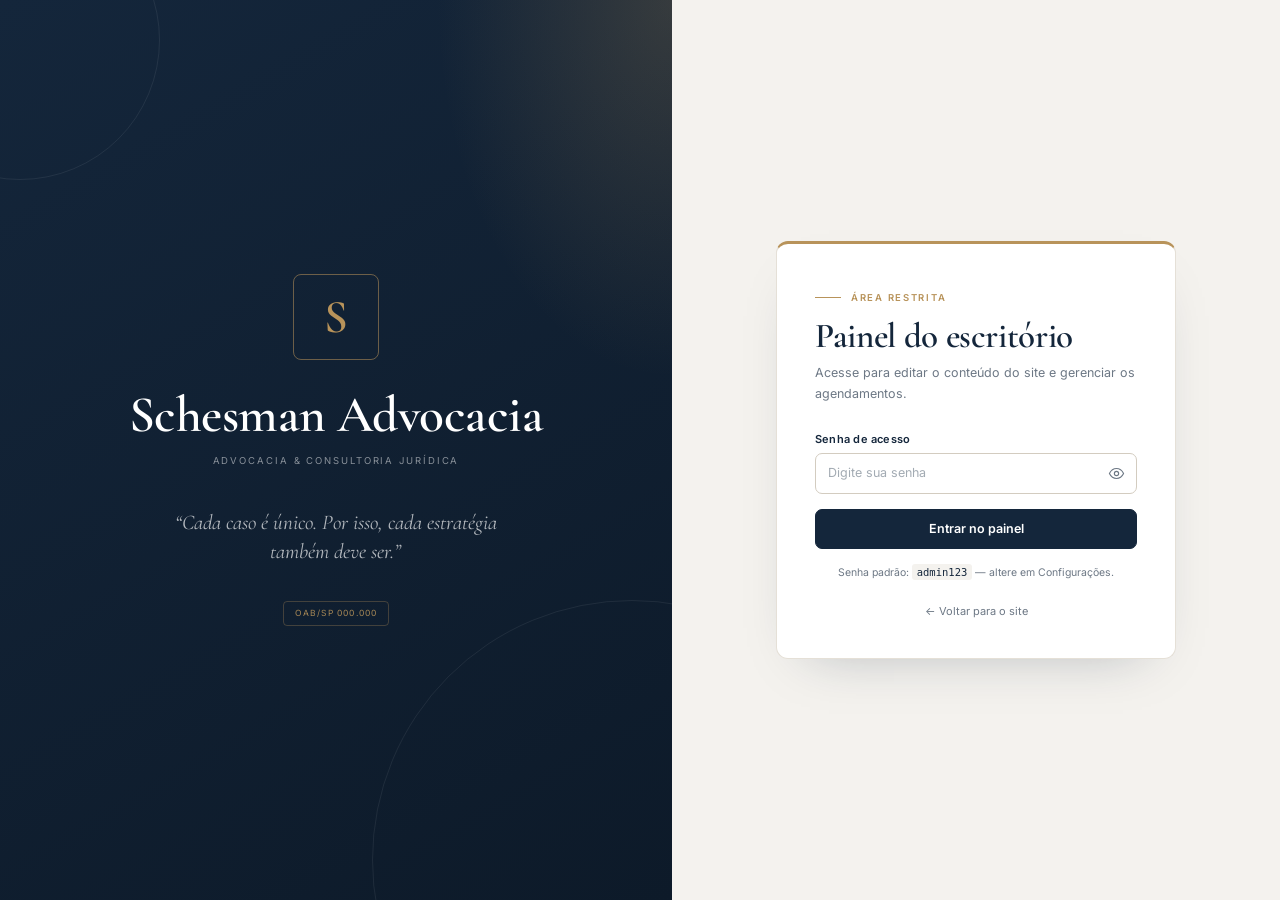
<file: admin.html>
<!doctype html>
<html lang="pt-BR">
  <head>
    <meta charset="utf-8" />
    <meta name="viewport" content="width=device-width, initial-scale=1" />
    <meta name="robots" content="noindex, nofollow" />
    <title>Painel do escritório — Schesman Advocacia</title>
    <link
      rel="icon"
      href="data:image/svg+xml,%3Csvg xmlns='http://www.w3.org/2000/svg' viewBox='0 0 64 64'%3E%3Crect width='64' height='64' rx='12' fill='%2314263b'/%3E%3Ctext x='32' y='45' font-family='Georgia,serif' font-size='38' fill='%23b8935a' text-anchor='middle'%3ES%3C/text%3E%3C/svg%3E"
    />
    <link rel="preconnect" href="https://fonts.googleapis.com" />
    <link rel="preconnect" href="https://fonts.gstatic.com" crossorigin />
    <link
      href="https://fonts.googleapis.com/css2?family=Cormorant+Garamond:wght@500;600;700&family=Inter:wght@400;500;600;700&display=swap"
      rel="stylesheet"
    />
    <link rel="stylesheet" href="css/admin.css" />
  </head>
  <body>
    <!-- Tela de acesso -->
    <div class="login" id="loginView">
      <div class="login__brand">
        <div class="login__brand-inner">
          <span class="login__monogram" id="loginMonogram">S</span>
          <h1 id="loginBrandName">Schesman Advocacia</h1>
          <p id="loginBrandTagline">Advocacia &amp; Consultoria Jurídica</p>
          <blockquote>“Cada caso é único. Por isso, cada estratégia também deve ser.”</blockquote>
          <span class="login__oab" id="loginOab">OAB/SP 000.000</span>
        </div>
      </div>
      <div class="login__panel">
        <form class="login__form" id="loginForm" novalidate>
          <span class="eyebrow">Área restrita</span>
          <h2>Painel do escritório</h2>
          <p class="login__lead">
            Acesse para editar o conteúdo do site e gerenciar os agendamentos.
          </p>

          <div class="field">
            <label for="loginPassword">Senha de acesso</label>
            <div class="password-wrap">
              <input
                type="password"
                id="loginPassword"
                autocomplete="current-password"
                placeholder="Digite sua senha"
              />
              <button
                type="button"
                class="icon-btn"
                id="toggleLoginPassword"
                aria-label="Mostrar senha"
              >
                <span data-icon="eye"></span>
              </button>
            </div>
            <p class="field-error" id="loginError" hidden>Senha incorreta. Tente novamente.</p>
          </div>

          <button class="btn btn--primary btn--block" type="submit">Entrar no painel</button>
          <p class="login__hint" id="loginHint">
            Senha padrão: <code>admin123</code> — altere em Configurações.
          </p>
          <a href="index.html" class="login__back">← Voltar para o site</a>
        </form>
      </div>
    </div>

    <!-- Painel -->
    <div class="admin" id="adminView" hidden>
      <div class="sidebar-overlay" id="sidebarOverlay" hidden></div>

      <aside class="sidebar" id="sidebar">
        <div class="sidebar__brand">
          <span class="sidebar__mark" id="sidebarMonogram">S</span>
          <div>
            <strong id="sidebarBrandName">Schesman</strong>
            <small>Painel do site</small>
          </div>
          <button class="sidebar__close" id="sidebarClose" aria-label="Fechar menu" type="button">
            <span data-icon="x"></span>
          </button>
        </div>

        <nav class="sidebar__nav" aria-label="Menu do painel">
          <button class="nav-item is-active" data-tab="visao" type="button">
            <span data-icon="layout"></span> Visão geral
          </button>
          <button class="nav-item" data-tab="agendamentos" type="button">
            <span data-icon="calendar"></span> Agendamentos
            <span class="badge-count" id="pendingCount">0</span>
          </button>

          <span class="sidebar__label">Conteúdo do site</span>
          <button class="nav-item" data-tab="identidade" type="button">
            <span data-icon="droplet"></span> Identidade
          </button>
          <button class="nav-item" data-tab="contato" type="button">
            <span data-icon="phone"></span> Contato &amp; redes
          </button>
          <button class="nav-item" data-tab="inicio" type="button">
            <span data-icon="home"></span> Página inicial
          </button>
          <button class="nav-item" data-tab="areas" type="button">
            <span data-icon="scale"></span> Áreas de atuação
          </button>
          <button class="nav-item" data-tab="faq" type="button">
            <span data-icon="info"></span> Perguntas frequentes
          </button>
          <button class="nav-item" data-tab="horarios" type="button">
            <span data-icon="clock"></span> Horários
          </button>

          <span class="sidebar__label">Sistema</span>
          <button class="nav-item" data-tab="config" type="button">
            <span data-icon="settings"></span> Configurações
          </button>
        </nav>

        <div class="sidebar__footer">
          <a href="index.html" target="_blank" rel="noopener">
            <span data-icon="external-link"></span> Ver site
          </a>
          <button id="logoutBtn" type="button">
            <span data-icon="logout"></span> Sair
          </button>
        </div>
      </aside>

      <div class="admin__main">
        <header class="admin-topbar">
          <div class="admin-topbar__title">
            <button class="menu-btn" id="adminMenuBtn" type="button" aria-label="Abrir menu">
              <span data-icon="menu"></span>
            </button>
            <div>
              <h1 id="pageTitle">Visão geral</h1>
              <p id="pageSubtitle">Resumo dos agendamentos e atalhos do painel.</p>
            </div>
          </div>
          <div class="admin-topbar__actions">
            <span class="dirty-dot" id="dirtyDot" hidden>Alterações não salvas</span>
            <button class="btn btn--ghost" id="discardBtn" type="button" disabled>Descartar</button>
            <button class="btn btn--primary" id="saveBtn" type="button" disabled>
              Salvar alterações
            </button>
          </div>
        </header>

        <main class="admin-content">
          <!-- Visão geral -->
          <section class="tab-panel" id="tab-visao" data-panel="visao">
            <div class="stat-grid">
              <article class="stat-card">
                <span class="stat-card__icon" data-icon="clock"></span>
                <div><strong id="statPending">0</strong><span>aguardando confirmação</span></div>
              </article>
              <article class="stat-card">
                <span class="stat-card__icon" data-icon="check-circle"></span>
                <div><strong id="statConfirmed">0</strong><span>agendamentos confirmados</span></div>
              </article>
              <article class="stat-card">
                <span class="stat-card__icon" data-icon="calendar"></span>
                <div><strong id="statMonth">0</strong><span>agendamentos neste mês</span></div>
              </article>
              <article class="stat-card">
                <span class="stat-card__icon" data-icon="list"></span>
                <div><strong id="statTotal">0</strong><span>agendamentos no total</span></div>
              </article>
            </div>

            <div class="dashboard-grid">
              <section class="card">
                <div class="card__head">
                  <div>
                    <h2>Próximos agendamentos</h2>
                    <p>Os atendimentos mais próximos da data de hoje.</p>
                  </div>
                  <button class="btn btn--ghost btn--sm" data-goto="agendamentos" type="button">
                    Ver todos
                  </button>
                </div>
                <div class="next-list" id="nextAppointments"></div>
              </section>

              <section class="card">
                <h2>Atalhos</h2>
                <div class="quick-actions">
                  <button type="button" data-goto="identidade">
                    <span class="quick-actions__icon" data-icon="droplet"></span>
                    <span><strong>Identidade visual</strong><small>Cores, logo e marca</small></span>
                  </button>
                  <button type="button" data-goto="inicio">
                    <span class="quick-actions__icon" data-icon="home"></span>
                    <span><strong>Página inicial</strong><small>Textos e destaques</small></span>
                  </button>
                  <button type="button" data-goto="horarios">
                    <span class="quick-actions__icon" data-icon="clock"></span>
                    <span><strong>Horários</strong><small>Dias e faixas de atendimento</small></span>
                  </button>
                  <button type="button" data-goto="config">
                    <span class="quick-actions__icon" data-icon="settings"></span>
                    <span><strong>Configurações</strong><small>Senha e backup</small></span>
                  </button>
                </div>
                <div class="info-box">
                  <span data-icon="info"></span>
                  <p>
                    As alterações são salvas neste navegador. Para publicar, exporte um backup ou
                    mantenha o site hospedado com um banco de dados.
                  </p>
                </div>
              </section>
            </div>
          </section>

          <!-- Agendamentos -->
          <section class="tab-panel" id="tab-agendamentos" data-panel="agendamentos" hidden>
            <div class="card">
              <div class="toolbar">
                <div class="search-field">
                  <span data-icon="search"></span>
                  <input
                    type="search"
                    id="apptSearch"
                    placeholder="Buscar por nome, e-mail ou protocolo"
                    aria-label="Buscar agendamentos"
                  />
                </div>
                <select id="apptStatusFilter" aria-label="Filtrar por status">
                  <option value="">Todos os status</option>
                  <option value="pendente">Pendentes</option>
                  <option value="confirmado">Confirmados</option>
                  <option value="cancelado">Cancelados</option>
                </select>
                <input type="date" id="apptDateFilter" aria-label="Filtrar por data" />
                <button class="btn btn--ghost btn--sm" id="clearFilters" type="button">
                  Limpar
                </button>
                <button class="btn btn--ghost btn--sm" id="exportCsv" type="button">
                  <span data-icon="download"></span> Exportar CSV
                </button>
              </div>

              <div class="table-wrap">
                <table class="data-table">
                  <thead>
                    <tr>
                      <th>Cliente</th>
                      <th>Contato</th>
                      <th>Área</th>
                      <th>Data / hora</th>
                      <th>Formato</th>
                      <th>Status</th>
                      <th class="th-actions">Ações</th>
                    </tr>
                  </thead>
                  <tbody id="appointmentsBody"></tbody>
                </table>
                <div class="empty-state" id="appointmentsEmpty" hidden>
                  <span data-icon="calendar"></span>
                  <h3>Nenhum agendamento encontrado</h3>
                  <p>Quando um cliente solicitar um horário pelo site, ele aparecerá aqui.</p>
                </div>
              </div>
            </div>
          </section>

          <!-- Identidade -->
          <section class="tab-panel" id="tab-identidade" data-panel="identidade" hidden>
            <div class="panel-grid">
              <section class="card">
                <div class="card__head">
                  <div>
                    <h2>Marca</h2>
                    <p>Nome e assinatura exibidos no site.</p>
                  </div>
                </div>
                <div class="form-grid">
                  <div class="field field--full">
                    <label for="brandName">Nome do escritório</label>
                    <input type="text" id="brandName" data-bind="brand.name" />
                  </div>
                  <div class="field">
                    <label for="brandShortName">Nome curto</label>
                    <input type="text" id="brandShortName" data-bind="brand.shortName" />
                  </div>
                  <div class="field">
                    <label for="brandMonogram">Monograma</label>
                    <input
                      type="text"
                      id="brandMonogram"
                      data-bind="brand.monogram"
                      maxlength="2"
                    />
                    <span class="hint">Usado quando não há logo. Ex.: a inicial do escritório.</span>
                  </div>
                  <div class="field field--full">
                    <label for="brandTagline">Assinatura / especialidade</label>
                    <input type="text" id="brandTagline" data-bind="brand.tagline" />
                  </div>
                  <div class="field field--full">
                    <label for="brandOab">Registro na OAB</label>
                    <input type="text" id="brandOab" data-bind="brand.oab" />
                  </div>
                </div>
              </section>

              <section class="card">
                <h2>Logo</h2>
                <p class="card__lead">
                  Envie a logo do escritório. Sem foto de pessoas — apenas a marca.
                </p>
                <div class="logo-uploader">
                  <div class="logo-preview" id="logoPreview">S</div>
                  <div class="logo-actions">
                    <label class="btn btn--outline btn--sm" for="logoInput">
                      Escolher imagem
                    </label>
                    <input
                      type="file"
                      id="logoInput"
                      accept="image/png,image/jpeg,image/webp,image/svg+xml"
                      hidden
                    />
                    <button class="btn btn--ghost btn--sm" id="removeLogoBtn" type="button">
                      Remover
                    </button>
                    <p class="hint">PNG, JPG, WEBP ou SVG, até 400 KB.</p>
                  </div>
                </div>
              </section>
            </div>

            <section class="card">
              <div class="card__head">
                <div>
                  <h2>Cores do site</h2>
                  <p>As cores são aplicadas em todo o site institucional.</p>
                </div>
              </div>
              <div class="color-grid">
                <div class="color-field">
                  <label for="colorPrimary">Cor principal</label>
                  <div class="color-input">
                    <input type="color" id="colorPrimary" data-bind="theme.primary" />
                    <input
                      type="text"
                      data-bind="theme.primary"
                      maxlength="7"
                      spellcheck="false"
                      aria-label="Código da cor principal"
                    />
                  </div>
                </div>
                <div class="color-field">
                  <label for="colorAccent">Cor de destaque</label>
                  <div class="color-input">
                    <input type="color" id="colorAccent" data-bind="theme.accent" />
                    <input
                      type="text"
                      data-bind="theme.accent"
                      maxlength="7"
                      spellcheck="false"
                      aria-label="Código da cor de destaque"
                    />
                  </div>
                </div>
                <div class="color-field">
                  <label for="colorBackground">Fundo do site</label>
                  <div class="color-input">
                    <input type="color" id="colorBackground" data-bind="theme.background" />
                    <input
                      type="text"
                      data-bind="theme.background"
                      maxlength="7"
                      spellcheck="false"
                      aria-label="Código da cor de fundo"
                    />
                  </div>
                </div>
              </div>

              <div class="theme-preview" id="themePreview">
                <span class="theme-preview__label">Prévia das cores</span>
                <div class="theme-preview__panel">
                  <span class="theme-preview__eyebrow">Advocacia &amp; Consultoria</span>
                  <strong id="themePreviewName">Schesman Advocacia</strong>
                  <span class="theme-preview__tagline" id="themePreviewTagline">
                    Advocacia &amp; Consultoria Jurídica
                  </span>
                  <div class="theme-preview__actions">
                    <span class="theme-preview__btn">Agendar consulta</span>
                    <span class="theme-preview__link">Conheça o escritório</span>
                  </div>
                </div>
              </div>
            </section>
          </section>

          <!-- Contato -->
          <section class="tab-panel" id="tab-contato" data-panel="contato" hidden>
            <section class="card">
              <div class="card__head">
                <div>
                  <h2>Contato e redes sociais</h2>
                  <p>Esses dados aparecem no topo, no contato e no rodapé do site.</p>
                </div>
              </div>
              <div class="form-grid">
                <div class="field">
                  <label for="contactPhone">Telefone</label>
                  <input type="text" id="contactPhone" data-bind="contact.phone" />
                </div>
                <div class="field">
                  <label for="contactWhatsapp">WhatsApp (com DDI e DDD)</label>
                  <input
                    type="text"
                    id="contactWhatsapp"
                    data-bind="contact.whatsapp"
                    placeholder="5511999999999"
                  />
                  <span class="hint">Somente números. Ex.: 5511999999999.</span>
                </div>
                <div class="field">
                  <label for="contactEmail">E-mail</label>
                  <input type="email" id="contactEmail" data-bind="contact.email" />
                </div>
                <div class="field">
                  <label for="contactHours">Horário de atendimento</label>
                  <input type="text" id="contactHours" data-bind="contact.hours" />
                </div>
                <div class="field field--full">
                  <label for="contactAddress">Endereço</label>
                  <input type="text" id="contactAddress" data-bind="contact.address" />
                </div>
                <div class="field field--full">
                  <label for="contactInstagram">Link do Instagram</label>
                  <input
                    type="url"
                    id="contactInstagram"
                    data-bind="contact.instagram"
                    placeholder="https://www.instagram.com/seu-escritorio"
                  />
                  <span class="hint">
                    Cole o link completo do perfil. Se ficar vazio, os botões do Instagram são
                    ocultados.
                  </span>
                </div>
              </div>
            </section>
          </section>

          <!-- Página inicial -->
          <section class="tab-panel" id="tab-inicio" data-panel="inicio" hidden>
            <section class="card">
              <div class="card__head">
                <div>
                  <h2>Destaque principal</h2>
                  <p>Primeira área vista pelo visitante, no topo do site.</p>
                </div>
              </div>
              <div class="form-grid">
                <div class="field field--full">
                  <label for="heroEyebrow">Sobretítulo</label>
                  <input type="text" id="heroEyebrow" data-bind="hero.eyebrow" />
                </div>
                <div class="field field--full">
                  <label for="heroTitle">Título principal</label>
                  <textarea id="heroTitle" rows="2" data-bind="hero.title"></textarea>
                </div>
                <div class="field field--full">
                  <label for="heroHighlight">Trecho em destaque</label>
                  <input type="text" id="heroHighlight" data-bind="hero.highlight" />
                  <span class="hint">
                    Precisa ser um trecho exatamente igual ao título. Ele recebe a cor de destaque
                    e itálico.
                  </span>
                </div>
                <div class="field field--full">
                  <label for="heroSubtitle">Texto de apoio</label>
                  <textarea id="heroSubtitle" rows="3" data-bind="hero.subtitle"></textarea>
                </div>
                <div class="field">
                  <label for="heroCtaPrimary">Botão principal</label>
                  <input type="text" id="heroCtaPrimary" data-bind="hero.ctaPrimary" />
                </div>
                <div class="field">
                  <label for="heroCtaSecondary">Botão secundário</label>
                  <input type="text" id="heroCtaSecondary" data-bind="hero.ctaSecondary" />
                </div>
              </div>
            </section>

            <section class="card">
              <div class="card__head">
                <div>
                  <h2>Sobre o escritório</h2>
                  <p>Texto institucional e compromissos exibidos na seção “O escritório”.</p>
                </div>
              </div>
              <div class="form-grid">
                <div class="field field--full">
                  <label for="aboutEyebrow">Sobretítulo</label>
                  <input type="text" id="aboutEyebrow" data-bind="about.eyebrow" />
                </div>
                <div class="field field--full">
                  <label for="aboutTitle">Título</label>
                  <input type="text" id="aboutTitle" data-bind="about.title" />
                </div>
                <div class="field field--full">
                  <label for="aboutText1">Primeiro parágrafo</label>
                  <textarea id="aboutText1" rows="3" data-bind="about.text1"></textarea>
                </div>
                <div class="field field--full">
                  <label for="aboutText2">Segundo parágrafo</label>
                  <textarea id="aboutText2" rows="3" data-bind="about.text2"></textarea>
                </div>
                <div class="field field--full">
                  <label for="aboutQuote">Frase de destaque</label>
                  <input type="text" id="aboutQuote" data-bind="about.quote" />
                </div>
                <div class="field field--full">
                  <span class="field__label">Compromissos (lista com marcas de verificação)</span>
                  <input
                    type="text"
                    data-bind="about.points.0"
                    placeholder="Atendimento humanizado e personalizado"
                    aria-label="Compromisso 1"
                  />
                  <input
                    type="text"
                    data-bind="about.points.1"
                    placeholder="Comunicação clara em todas as etapas"
                    aria-label="Compromisso 2"
                  />
                  <input
                    type="text"
                    data-bind="about.points.2"
                    placeholder="Sigilo profissional e ética em primeiro lugar"
                    aria-label="Compromisso 3"
                  />
                </div>
              </div>
            </section>

            <section class="card">
              <div class="card__head">
                <div>
                  <h2>Faixa de compromissos</h2>
                  <p>Quatro destaques curtos exibidos logo abaixo do topo.</p>
                </div>
                <button class="btn btn--outline btn--sm" id="addPillar" type="button">
                  <span data-icon="plus"></span> Adicionar
                </button>
              </div>
              <div class="editor-list" id="pillarsEditor"></div>
            </section>
          </section>

          <!-- Áreas -->
          <section class="tab-panel" id="tab-areas" data-panel="areas" hidden>
            <section class="card">
              <div class="card__head">
                <div>
                  <h2>Áreas de atuação</h2>
                  <p>
                    Cada área vira um cartão no site e uma opção no formulário de agendamento.
                  </p>
                </div>
                <button class="btn btn--outline btn--sm" id="addArea" type="button">
                  <span data-icon="plus"></span> Nova área
                </button>
              </div>
              <div class="editor-list" id="areasEditor"></div>
            </section>
          </section>

          <!-- FAQ -->
          <section class="tab-panel" id="tab-faq" data-panel="faq" hidden>
            <section class="card">
              <div class="card__head">
                <div>
                  <h2>Perguntas frequentes</h2>
                  <p>Perguntas e respostas exibidas na seção de dúvidas do site.</p>
                </div>
                <button class="btn btn--outline btn--sm" id="addFaq" type="button">
                  <span data-icon="plus"></span> Nova pergunta
                </button>
              </div>
              <div class="editor-list" id="faqEditor"></div>
            </section>
          </section>

          <!-- Horários -->
          <section class="tab-panel" id="tab-horarios" data-panel="horarios" hidden>
            <section class="card">
              <div class="card__head">
                <div>
                  <h2>Funcionamento da agenda</h2>
                  <p>Defina os dias, horários e a duração dos atendimentos.</p>
                </div>
                <label class="switch">
                  <input type="checkbox" id="bookingEnabled" data-bind="booking.enabled" />
                  <span class="switch__track"></span>
                  <span class="switch__label">Agendamento ativo</span>
                </label>
              </div>

              <div class="field">
                <span class="field__label">Dias de atendimento</span>
                <div class="days-grid">
                  <label class="day-check"><input type="checkbox" data-day="0" /><span>Dom</span></label>
                  <label class="day-check"><input type="checkbox" data-day="1" /><span>Seg</span></label>
                  <label class="day-check"><input type="checkbox" data-day="2" /><span>Ter</span></label>
                  <label class="day-check"><input type="checkbox" data-day="3" /><span>Qua</span></label>
                  <label class="day-check"><input type="checkbox" data-day="4" /><span>Qui</span></label>
                  <label class="day-check"><input type="checkbox" data-day="5" /><span>Sex</span></label>
                  <label class="day-check"><input type="checkbox" data-day="6" /><span>Sáb</span></label>
                </div>
              </div>

              <div class="form-grid">
                <div class="field">
                  <label for="bookingStart">Início do atendimento</label>
                  <input type="time" id="bookingStart" data-bind="booking.start" />
                </div>
                <div class="field">
                  <label for="bookingEnd">Fim do atendimento</label>
                  <input type="time" id="bookingEnd" data-bind="booking.end" />
                </div>
                <div class="field">
                  <label for="bookingInterval">Duração de cada horário</label>
                  <select id="bookingInterval" data-bind="booking.interval">
                    <option value="30">30 minutos</option>
                    <option value="45">45 minutos</option>
                    <option value="60">60 minutos</option>
                    <option value="90">90 minutos</option>
                  </select>
                </div>
                <div class="field">
                  <label for="bookingMaxAdvance">Antecedência máxima</label>
                  <div class="input-suffix">
                    <input
                      type="number"
                      id="bookingMaxAdvance"
                      data-bind="booking.maxAdvanceDays"
                      min="1"
                      max="365"
                    />
                    <span>dias</span>
                  </div>
                </div>
                <div class="field">
                  <label for="bookingLunchStart">Início da pausa</label>
                  <input type="time" id="bookingLunchStart" data-bind="booking.lunchStart" />
                </div>
                <div class="field">
                  <label for="bookingLunchEnd">Fim da pausa</label>
                  <input type="time" id="bookingLunchEnd" data-bind="booking.lunchEnd" />
                </div>
              </div>

              <div class="summary-box" id="bookingSummary"></div>
            </section>

            <section class="card">
              <div class="card__head">
                <div>
                  <h2>Textos do agendamento</h2>
                  <p>Chamada e mensagem exibidas na seção de agendamento do site.</p>
                </div>
              </div>
              <div class="form-grid">
                <div class="field field--full">
                  <label for="bookingEyebrow">Sobretítulo</label>
                  <input type="text" id="bookingEyebrow" data-bind="booking.eyebrow" />
                </div>
                <div class="field field--full">
                  <label for="bookingTitle">Título</label>
                  <textarea id="bookingTitle" rows="2" data-bind="booking.title"></textarea>
                </div>
                <div class="field field--full">
                  <label for="bookingSubtitle">Texto de apoio</label>
                  <textarea id="bookingSubtitle" rows="3" data-bind="booking.subtitle"></textarea>
                </div>
                <div class="field field--full">
                  <label for="bookingSuccessMessage">Mensagem após o agendamento</label>
                  <textarea
                    id="bookingSuccessMessage"
                    rows="3"
                    data-bind="booking.successMessage"
                  ></textarea>
                </div>
              </div>
            </section>
          </section>

          <!-- Configurações -->
          <section class="tab-panel" id="tab-config" data-panel="config" hidden>
            <div class="panel-grid">
              <section class="card">
                <h2>Senha do painel</h2>
                <p class="card__lead">
                  Altere a senha de acesso a este painel. Use pelo menos 6 caracteres.
                </p>
                <form id="passwordForm" novalidate>
                  <div class="field">
                    <label for="currentPassword">Senha atual</label>
                    <input
                      type="password"
                      id="currentPassword"
                      autocomplete="current-password"
                    />
                  </div>
                  <div class="field">
                    <label for="newPassword">Nova senha</label>
                    <input type="password" id="newPassword" autocomplete="new-password" />
                  </div>
                  <div class="field">
                    <label for="confirmPassword">Confirmar nova senha</label>
                    <input type="password" id="confirmPassword" autocomplete="new-password" />
                  </div>
                  <p class="field-error" id="passwordError" hidden></p>
                  <button class="btn btn--primary btn--sm" type="submit">Alterar senha</button>
                </form>
              </section>

              <section class="card">
                <h2>Backup e restauração</h2>
                <p class="card__lead">
                  Exporte o conteúdo, as configurações e os agendamentos em um arquivo JSON.
                </p>
                <div class="backup-actions">
                  <button class="btn btn--outline btn--sm" id="exportBackup" type="button">
                    <span data-icon="download"></span> Exportar backup
                  </button>
                  <label class="btn btn--ghost btn--sm" for="importBackup">
                    <span data-icon="download"></span> Importar backup
                  </label>
                  <input type="file" id="importBackup" accept="application/json" hidden />
                </div>
                <p class="hint">
                  O arquivo de backup não inclui a senha do painel. Guarde-o em local seguro.
                </p>
                <div class="info-box">
                  <span data-icon="info"></span>
                  <p>
                    Os dados ficam salvos apenas neste navegador (localStorage). Para uso com
                    vários dispositivos e agendamentos reais, é necessário um back-end com banco de
                    dados.
                  </p>
                </div>
              </section>
            </div>

            <section class="card card--danger">
              <h2>Zona de risco</h2>
              <div class="danger-row">
                <div>
                  <strong>Restaurar conteúdo padrão</strong>
                  <p>Substitui todos os textos, cores e configurações pelos valores originais.</p>
                </div>
                <button class="btn btn--danger btn--sm" id="resetContent" type="button">
                  Restaurar
                </button>
              </div>
              <div class="danger-row">
                <div>
                  <strong>Apagar todos os agendamentos</strong>
                  <p>Remove permanentemente todos os pedidos de agendamento salvos.</p>
                </div>
                <button class="btn btn--danger btn--sm" id="clearAppointments" type="button">
                  Apagar
                </button>
              </div>
            </section>

            <section class="card">
              <h2>Sobre este painel</h2>
              <p class="card__lead">
                Este painel foi construído em HTML, CSS e JavaScript, sem servidor. Ele é ideal para
                demonstrar e editar o site localmente. A autenticação é feita no navegador e não
                substitui uma proteção de servidor.
              </p>
              <p class="card__lead">
                Para publicar com edição segura e agendamentos compartilhados entre dispositivos,
                será necessário conectar um back-end (por exemplo, Node.js, Supabase ou Firebase) e
                um banco de dados.
              </p>
            </section>
          </section>
        </main>
      </div>
    </div>

    <dialog class="modal" id="apptDialog">
      <div class="modal__head">
        <h2>Detalhes do agendamento</h2>
        <button class="icon-btn" id="closeDialog" type="button" aria-label="Fechar">
          <span data-icon="x"></span>
        </button>
      </div>
      <div class="modal__body" id="apptDetails"></div>
      <div class="modal__actions" id="apptDialogActions"></div>
    </dialog>

    <div class="toast" id="adminToast" role="status" aria-live="polite"></div>

    <script src="js/icons.js"></script>
    <script src="js/data.js"></script>
    <script src="js/admin.js"></script>
  </body>
</html>
</file>
<file: css/style.css>
/* ==========================================================================
   Schesman Advocacia — site institucional
   ========================================================================== */

:root {
  --primary: #14263b;
  --primary-deep: color-mix(in srgb, var(--primary) 82%, #000);
  --accent: #b8935a;
  --accent-soft: color-mix(in srgb, var(--accent) 12%, #fff);
  --bg: #f7f5f1;
  --surface: #ffffff;
  --ink: #1d2a36;
  --muted: #68737f;
  --line: color-mix(in srgb, var(--primary) 12%, transparent);
  --line-strong: color-mix(in srgb, var(--primary) 22%, transparent);
  --danger: #b3261e;
  --success: #2e7d5b;
  --font-display: "Cormorant Garamond", Georgia, "Times New Roman", serif;
  --font-body: "Inter", system-ui, -apple-system, "Segoe UI", sans-serif;
  --shadow-soft: 0 24px 60px -32px color-mix(in srgb, var(--primary) 45%, transparent);
  --radius: 12px;
  --container: 1160px;
}

*,
*::before,
*::after {
  box-sizing: border-box;
}

html {
  scroll-behavior: smooth;
  scroll-padding-top: 100px;
}

body {
  margin: 0;
  background: var(--bg);
  color: var(--ink);
  font-family: var(--font-body);
  font-size: 16px;
  line-height: 1.6;
  -webkit-font-smoothing: antialiased;
  text-rendering: optimizeLegibility;
  overflow-x: hidden;
}

body.nav-open {
  overflow: hidden;
}

h1,
h2,
h3,
h4,
p,
ul,
ol,
blockquote,
figure {
  margin: 0;
}

ul,
ol {
  padding: 0;
  list-style: none;
}

a {
  color: inherit;
  text-decoration: none;
}

button,
input,
select,
textarea {
  font: inherit;
  color: inherit;
}

button {
  cursor: pointer;
}

img,
svg {
  display: block;
  max-width: 100%;
}

::selection {
  background: color-mix(in srgb, var(--accent) 30%, transparent);
  color: var(--primary);
}

:focus-visible {
  outline: 2px solid var(--accent);
  outline-offset: 3px;
}

.icon {
  width: 18px;
  height: 18px;
  flex: none;
}

.container {
  width: min(100% - 48px, var(--container));
  margin-inline: auto;
}

.skip-link {
  position: fixed;
  top: 12px;
  left: 12px;
  z-index: 200;
  transform: translateY(-150%);
  background: var(--primary);
  color: #fff;
  padding: 10px 16px;
  border-radius: 8px;
  font-size: 13px;
  transition: transform 0.2s ease;
}

.skip-link:focus {
  transform: none;
}

/* --------------------------------------------------------------------------
   Tipografia e blocos reutilizáveis
   -------------------------------------------------------------------------- */

.eyebrow {
  display: inline-flex;
  align-items: center;
  gap: 12px;
  font-size: 11px;
  font-weight: 600;
  letter-spacing: 0.2em;
  text-transform: uppercase;
  color: var(--accent);
}

.eyebrow::before {
  content: "";
  width: 34px;
  height: 1px;
  background: currentColor;
  opacity: 0.75;
}

.eyebrow--light {
  color: color-mix(in srgb, var(--accent) 80%, #fff);
}

h1,
h2,
h3 {
  font-family: var(--font-display);
  font-weight: 600;
  color: var(--primary);
  letter-spacing: -0.01em;
}

h2 {
  font-size: clamp(2.1rem, 3.4vw, 3.15rem);
  line-height: 1.08;
}

.section {
  padding: 104px 0;
}

.section--alt {
  background: color-mix(in srgb, var(--bg) 52%, #fff);
  border-top: 1px solid var(--line);
  border-bottom: 1px solid var(--line);
}

.section-head {
  display: flex;
  align-items: flex-end;
  justify-content: space-between;
  gap: 48px;
  margin-bottom: 54px;
}

.section-head h2 {
  margin-top: 16px;
  max-width: 580px;
}

.section-head__lead {
  max-width: 390px;
  font-size: 15px;
  line-height: 1.75;
  color: var(--muted);
  padding-bottom: 6px;
}

.section-head--light h2 {
  color: #fff;
}

.section-head--light .section-head__lead {
  color: rgba(255, 255, 255, 0.62);
}

.btn {
  display: inline-flex;
  align-items: center;
  justify-content: center;
  gap: 10px;
  border: 1px solid transparent;
  border-radius: 8px;
  padding: 13px 22px;
  font-family: var(--font-body);
  font-size: 13.5px;
  font-weight: 600;
  line-height: 1;
  letter-spacing: 0.01em;
  cursor: pointer;
  transition:
    background-color 0.2s ease,
    border-color 0.2s ease,
    color 0.2s ease,
    transform 0.2s ease,
    box-shadow 0.2s ease;
}

.btn .icon {
  width: 16px;
  height: 16px;
  transition: transform 0.2s ease;
}

.btn:hover .icon {
  transform: translateX(2px);
}

.btn--primary {
  background: var(--primary);
  color: #fff;
  border-color: var(--primary);
}

.btn--primary:hover {
  background: var(--primary-deep);
  border-color: var(--primary-deep);
  transform: translateY(-1px);
  box-shadow: 0 14px 28px -16px color-mix(in srgb, var(--primary) 70%, transparent);
}

.btn--outline {
  background: transparent;
  border-color: var(--line-strong);
  color: var(--primary);
}

.btn--outline:hover {
  border-color: var(--primary);
  background: color-mix(in srgb, var(--primary) 4%, transparent);
  transform: translateY(-1px);
}

.btn--gold {
  background: var(--accent);
  border-color: var(--accent);
  color: #1c1408;
}

.btn--gold:hover {
  background: color-mix(in srgb, var(--accent) 88%, #000);
  border-color: color-mix(in srgb, var(--accent) 88%, #000);
  transform: translateY(-1px);
}

.btn--lg {
  padding: 16px 28px;
  font-size: 14px;
}

.btn--block {
  width: 100%;
}

.link-arrow {
  display: inline-flex;
  align-items: center;
  gap: 8px;
  font-size: 13px;
  font-weight: 600;
  color: var(--primary);
  border-bottom: 1px solid color-mix(in srgb, var(--accent) 60%, transparent);
  padding-bottom: 4px;
  transition:
    color 0.2s ease,
    border-color 0.2s ease;
}

.link-arrow .icon {
  width: 15px;
  height: 15px;
  transition: transform 0.2s ease;
}

.link-arrow:hover {
  color: var(--accent);
  border-color: var(--accent);
}

.link-arrow:hover .icon {
  transform: translateX(3px);
}

/* --------------------------------------------------------------------------
   Barra superior
   -------------------------------------------------------------------------- */

.topbar {
  background: var(--primary);
  color: rgba(255, 255, 255, 0.68);
  font-size: 12px;
}

.topbar__inner {
  min-height: 38px;
  display: flex;
  align-items: center;
  justify-content: space-between;
  gap: 24px;
}

.topbar__info {
  display: flex;
  align-items: center;
  gap: 24px;
}

.topbar__info a,
.topbar__hours {
  display: inline-flex;
  align-items: center;
  gap: 7px;
  transition: color 0.2s ease;
}

.topbar__info .icon,
.topbar__instagram .icon {
  width: 13px;
  height: 13px;
  color: var(--accent);
}

.topbar__info a:hover {
  color: #fff;
}

.topbar__instagram {
  display: inline-flex;
  align-items: center;
  gap: 7px;
  color: rgba(255, 255, 255, 0.85);
  font-weight: 500;
  transition: color 0.2s ease;
}

.topbar__instagram:hover {
  color: var(--accent);
}

/* --------------------------------------------------------------------------
   Cabeçalho
   -------------------------------------------------------------------------- */

.site-header {
  position: sticky;
  top: 0;
  z-index: 60;
  background: color-mix(in srgb, var(--bg) 90%, transparent);
  backdrop-filter: blur(14px);
  -webkit-backdrop-filter: blur(14px);
  border-bottom: 1px solid transparent;
  transition:
    border-color 0.25s ease,
    box-shadow 0.25s ease,
    background-color 0.25s ease;
}

.site-header.is-scrolled {
  border-bottom-color: var(--line);
  background: color-mix(in srgb, var(--bg) 96%, transparent);
  box-shadow: 0 14px 34px -28px color-mix(in srgb, var(--primary) 60%, transparent);
}

.header__inner {
  min-height: 82px;
  display: flex;
  align-items: center;
  justify-content: space-between;
  gap: 32px;
}

.brand {
  display: inline-flex;
  align-items: center;
  gap: 13px;
  flex: none;
}

.brand__mark {
  width: 46px;
  height: 46px;
  display: grid;
  place-items: center;
  border: 1px solid color-mix(in srgb, var(--accent) 55%, transparent);
  border-radius: 6px;
  background: color-mix(in srgb, var(--accent) 6%, transparent);
  color: var(--accent);
  font-family: var(--font-display);
  font-size: 25px;
  font-weight: 600;
  line-height: 1;
  overflow: hidden;
  flex: none;
}

.brand__mark img {
  width: 100%;
  height: 100%;
  object-fit: contain;
  padding: 5px;
}

.brand__text {
  display: flex;
  flex-direction: column;
  gap: 2px;
  line-height: 1.1;
}

.brand__text strong {
  font-family: var(--font-display);
  font-size: 20px;
  font-weight: 600;
  letter-spacing: 0.01em;
  color: var(--primary);
}

.brand__text small {
  font-size: 9.5px;
  font-weight: 500;
  letter-spacing: 0.14em;
  text-transform: uppercase;
  color: var(--muted);
}

.nav {
  display: flex;
  align-items: center;
  gap: 25px;
}

.nav__link {
  position: relative;
  font-size: 11.5px;
  font-weight: 600;
  letter-spacing: 0.08em;
  text-transform: uppercase;
  color: color-mix(in srgb, var(--primary) 78%, transparent);
  padding: 8px 0;
  transition: color 0.2s ease;
}

.nav__link::after {
  content: "";
  position: absolute;
  left: 0;
  bottom: 2px;
  width: 100%;
  height: 1px;
  background: var(--accent);
  transform: scaleX(0);
  transform-origin: left;
  transition: transform 0.25s ease;
}

.nav__link:hover,
.nav__link.is-active {
  color: var(--primary);
}

.nav__link:hover::after,
.nav__link.is-active::after {
  transform: scaleX(1);
}

.nav__cta {
  margin-left: 4px;
  padding: 12px 18px;
  font-size: 12px;
}

.nav-toggle {
  display: none;
  width: 44px;
  height: 44px;
  border: 1px solid var(--line);
  border-radius: 8px;
  background: transparent;
  padding: 12px 10px;
  flex-direction: column;
  justify-content: space-between;
  gap: 5px;
}

.nav-toggle span {
  display: block;
  width: 100%;
  height: 1.5px;
  background: var(--primary);
  border-radius: 2px;
  transition:
    transform 0.25s ease,
    opacity 0.25s ease;
}

.nav-toggle[aria-expanded="true"] span:nth-child(1) {
  transform: translateY(6.5px) rotate(45deg);
}

.nav-toggle[aria-expanded="true"] span:nth-child(2) {
  opacity: 0;
}

.nav-toggle[aria-expanded="true"] span:nth-child(3) {
  transform: translateY(-6.5px) rotate(-45deg);
}

/* --------------------------------------------------------------------------
   Hero
   -------------------------------------------------------------------------- */

.hero {
  position: relative;
  overflow: hidden;
  padding: 86px 0 100px;
}

.hero__bg {
  position: absolute;
  inset: 0;
  pointer-events: none;
  background:
    radial-gradient(
      55% 75% at 88% 12%,
      color-mix(in srgb, var(--accent) 16%, transparent),
      transparent 70%
    ),
    radial-gradient(
      50% 65% at 0% 100%,
      color-mix(in srgb, var(--primary) 8%, transparent),
      transparent 70%
    );
}

.hero__bg::after {
  content: "";
  position: absolute;
  inset: 0;
  background-image:
    linear-gradient(color-mix(in srgb, var(--primary) 4%, transparent) 1px, transparent 1px),
    linear-gradient(90deg, color-mix(in srgb, var(--primary) 4%, transparent) 1px, transparent 1px);
  background-size: 72px 72px;
  mask-image: radial-gradient(65% 65% at 80% 40%, #000, transparent 100%);
  -webkit-mask-image: radial-gradient(65% 65% at 80% 40%, #000, transparent 100%);
}

.hero__inner {
  position: relative;
  display: grid;
  grid-template-columns: minmax(0, 1.08fr) minmax(0, 0.92fr);
  align-items: center;
  gap: 64px;
}

.hero__content {
  max-width: 640px;
}

.hero__title {
  margin: 22px 0 24px;
  font-size: clamp(2.7rem, 4.8vw, 4.3rem);
  line-height: 1.03;
  letter-spacing: -0.02em;
}

.hero__title em {
  font-style: italic;
  font-weight: 500;
  color: var(--accent);
}

.hero__subtitle {
  max-width: 545px;
  font-size: 16.5px;
  line-height: 1.75;
  color: var(--muted);
}

.hero__actions {
  display: flex;
  flex-wrap: wrap;
  align-items: center;
  gap: 13px;
  margin-top: 34px;
}

.hero__meta {
  display: flex;
  flex-wrap: wrap;
  gap: 26px;
  margin-top: 32px;
}

.hero__meta-item {
  display: inline-flex;
  align-items: center;
  gap: 8px;
  font-size: 12.5px;
  color: var(--muted);
}

.hero__meta-item .icon {
  width: 16px;
  height: 16px;
  color: var(--accent);
}

/* Arte do hero — composição sem fotos */

.hero-art {
  position: relative;
  min-height: 525px;
  display: grid;
  place-items: center;
}

.hero-art__halo {
  position: absolute;
  width: 470px;
  height: 470px;
  border-radius: 50%;
  background: radial-gradient(
    circle,
    color-mix(in srgb, var(--accent) 24%, transparent),
    transparent 66%
  );
  filter: blur(8px);
}

.hero-art__watermark {
  position: absolute;
  width: 540px;
  height: 540px;
  color: color-mix(in srgb, var(--primary) 7%, transparent);
  transform: rotate(-8deg);
}

.hero-art__watermark .icon {
  width: 100%;
  height: 100%;
  stroke-width: 0.45;
}

.hero-art__panel {
  position: relative;
  z-index: 2;
  width: min(330px, 76%);
  aspect-ratio: 3 / 3.85;
  display: flex;
  flex-direction: column;
  align-items: center;
  justify-content: center;
  gap: 15px;
  padding: 42px 26px;
  text-align: center;
  color: #fff;
  background: linear-gradient(160deg, var(--primary), var(--primary-deep));
  border: 1px solid color-mix(in srgb, var(--accent) 48%, transparent);
  border-radius: 4px;
  box-shadow:
    0 40px 80px -38px color-mix(in srgb, var(--primary) 80%, transparent),
    inset 0 1px 0 rgba(255, 255, 255, 0.08);
}

.hero-art__panel::before {
  content: "";
  position: absolute;
  inset: 14px;
  border: 1px solid color-mix(in srgb, var(--accent) 34%, transparent);
  border-radius: 2px;
  pointer-events: none;
}

.hero-art__panel::after {
  content: "";
  position: absolute;
  top: -1px;
  left: 50%;
  transform: translateX(-50%);
  width: 70px;
  height: 2px;
  background: var(--accent);
}

.hero-art__kicker {
  font-size: 9.5px;
  font-weight: 500;
  letter-spacing: 0.24em;
  text-transform: uppercase;
  color: color-mix(in srgb, var(--accent) 85%, #fff);
}

.hero-art__monogram {
  font-family: var(--font-display);
  font-size: 124px;
  font-weight: 500;
  line-height: 0.95;
  color: var(--accent);
}

.hero-art__divider {
  width: 46px;
  height: 1px;
  background: rgba(255, 255, 255, 0.25);
}

.hero-art__name {
  font-family: var(--font-display);
  font-size: 24px;
  font-weight: 600;
  line-height: 1.15;
}

.hero-art__oab {
  font-size: 9.5px;
  letter-spacing: 0.16em;
  text-transform: uppercase;
  color: rgba(255, 255, 255, 0.5);
}

.hero-art__card {
  position: absolute;
  z-index: 3;
  display: flex;
  align-items: center;
  gap: 12px;
  padding: 13px 17px;
  background: rgba(255, 255, 255, 0.97);
  border: 1px solid color-mix(in srgb, var(--primary) 8%, transparent);
  border-radius: 11px;
  box-shadow: 0 20px 44px -22px color-mix(in srgb, var(--primary) 55%, transparent);
}

.hero-art__card--top {
  top: 48px;
  right: 0;
  animation: float 6.5s ease-in-out infinite;
}

.hero-art__card--bottom {
  bottom: 44px;
  left: 0;
  animation: float 7.5s ease-in-out infinite reverse;
}

.hero-art__card strong {
  display: block;
  font-size: 12.5px;
  font-weight: 600;
  color: var(--primary);
  line-height: 1.3;
}

.hero-art__card small {
  display: block;
  font-size: 10.5px;
  color: var(--muted);
  line-height: 1.3;
}

.hero-art__icon {
  width: 38px;
  height: 38px;
  display: grid;
  place-items: center;
  border-radius: 9px;
  background: color-mix(in srgb, var(--accent) 13%, #fff);
  color: var(--accent);
}

.hero-art__icon .icon {
  width: 19px;
  height: 19px;
}

.hero-art__stamp {
  position: absolute;
  right: 4px;
  bottom: 4px;
  writing-mode: vertical-rl;
  font-size: 9px;
  letter-spacing: 0.3em;
  text-transform: uppercase;
  color: color-mix(in srgb, var(--primary) 38%, transparent);
}

@keyframes float {
  0%,
  100% {
    transform: translateY(0);
  }
  50% {
    transform: translateY(-9px);
  }
}

/* --------------------------------------------------------------------------
   Faixa de compromissos
   -------------------------------------------------------------------------- */

.pillars {
  background: var(--surface);
  border-top: 1px solid var(--line);
  border-bottom: 1px solid var(--line);
  padding: 26px 0;
}

.pillars__grid {
  display: grid;
  grid-template-columns: repeat(4, 1fr);
}

.pillars__item {
  display: flex;
  align-items: center;
  gap: 13px;
  padding: 4px 22px;
}

.pillars__item:first-child {
  padding-left: 0;
}

.pillars__item:last-child {
  padding-right: 0;
}

.pillars__item + .pillars__item {
  border-left: 1px solid var(--line);
}

.pillars__icon {
  width: 38px;
  height: 38px;
  display: grid;
  place-items: center;
  border-radius: 9px;
  background: color-mix(in srgb, var(--accent) 10%, #fff);
  color: var(--accent);
  flex: none;
}

.pillars__icon .icon {
  width: 18px;
  height: 18px;
}

.pillars__item strong {
  font-size: 12.5px;
  font-weight: 600;
  color: var(--primary);
  line-height: 1.35;
}

/* --------------------------------------------------------------------------
   O escritório
   -------------------------------------------------------------------------- */

.about__grid {
  display: grid;
  grid-template-columns: 0.95fr 1.05fr;
  gap: 84px;
  align-items: start;
}

.about__intro h2 {
  margin-top: 18px;
  max-width: 470px;
}

.about__quote {
  margin: 34px 0 36px;
  padding-left: 22px;
  border-left: 2px solid var(--accent);
  font-family: var(--font-display);
  font-size: 23px;
  font-style: italic;
  line-height: 1.35;
  color: color-mix(in srgb, var(--primary) 82%, transparent);
  max-width: 420px;
}

.about__seal {
  display: inline-flex;
  align-items: center;
  gap: 12px;
  padding: 12px 16px;
  border: 1px solid var(--line);
  border-radius: 8px;
  background: color-mix(in srgb, var(--surface) 60%, transparent);
  font-size: 10px;
  font-weight: 600;
  letter-spacing: 0.12em;
  text-transform: uppercase;
  color: var(--muted);
}

.about__seal .icon {
  width: 20px;
  height: 20px;
  color: var(--accent);
}

.about__body {
  padding-top: 44px;
}

.about__body > p {
  font-size: 15.5px;
  line-height: 1.8;
  color: var(--muted);
}

.about__body > p:first-child {
  font-size: 18px;
  line-height: 1.7;
  color: color-mix(in srgb, var(--ink) 92%, var(--primary));
  margin-bottom: 18px;
}

.check-list {
  display: grid;
  gap: 13px;
  margin: 30px 0 34px;
}

.check-list li {
  display: flex;
  align-items: flex-start;
  gap: 11px;
  font-size: 14px;
  font-weight: 500;
  color: var(--ink);
}

.check-list li::before {
  content: "";
  width: 20px;
  height: 20px;
  flex: none;
  margin-top: 1px;
  border-radius: 50%;
  background: color-mix(in srgb, var(--accent) 14%, #fff)
    url("data:image/svg+xml,%3Csvg xmlns='http://www.w3.org/2000/svg' viewBox='0 0 24 24' fill='none' stroke='%23b8935a' stroke-width='2.2' stroke-linecap='round' stroke-linejoin='round'%3E%3Cpath d='m5 12 4 4L19 6'/%3E%3C/svg%3E")
    center / 11px no-repeat;
}

/* --------------------------------------------------------------------------
   Áreas de atuação
   -------------------------------------------------------------------------- */

.areas__grid {
  display: grid;
  grid-template-columns: repeat(3, 1fr);
  gap: 22px;
}

.area-card {
  position: relative;
  display: flex;
  flex-direction: column;
  min-height: 245px;
  padding: 30px 28px 26px;
  background: var(--surface);
  border: 1px solid var(--line);
  border-radius: var(--radius);
  overflow: hidden;
  transition:
    transform 0.3s ease,
    border-color 0.3s ease,
    box-shadow 0.3s ease;
}

.area-card::before {
  content: "";
  position: absolute;
  top: 0;
  left: 0;
  width: 100%;
  height: 2px;
  background: var(--accent);
  transform: scaleX(0);
  transform-origin: left;
  transition: transform 0.35s ease;
}

.area-card:hover {
  transform: translateY(-4px);
  border-color: color-mix(in srgb, var(--accent) 50%, transparent);
  box-shadow: var(--shadow-soft);
}

.area-card:hover::before {
  transform: scaleX(1);
}

.area-card__top {
  display: flex;
  align-items: flex-start;
  justify-content: space-between;
  gap: 16px;
  margin-bottom: 22px;
}

.area-card__icon {
  width: 48px;
  height: 48px;
  display: grid;
  place-items: center;
  border-radius: 10px;
  background: color-mix(in srgb, var(--accent) 11%, #fff);
  color: var(--accent);
}

.area-card__icon .icon {
  width: 23px;
  height: 23px;
}

.area-card__num {
  font-family: var(--font-display);
  font-size: 14px;
  letter-spacing: 0.08em;
  color: color-mix(in srgb, var(--primary) 30%, transparent);
}

.area-card h3 {
  font-size: 22px;
  line-height: 1.2;
  margin-bottom: 10px;
}

.area-card p {
  font-size: 13.5px;
  line-height: 1.7;
  color: var(--muted);
}

.area-card__link {
  display: inline-flex;
  align-items: center;
  gap: 7px;
  margin-top: auto;
  padding-top: 20px;
  font-size: 10.5px;
  font-weight: 600;
  letter-spacing: 0.14em;
  text-transform: uppercase;
  color: var(--primary);
  transition: color 0.2s ease;
}

.area-card__link .icon {
  width: 14px;
  height: 14px;
  color: var(--accent);
  transition: transform 0.2s ease;
}

.area-card:hover .area-card__link {
  color: var(--accent);
}

.area-card:hover .area-card__link .icon {
  transform: translateX(3px);
}

.areas__note {
  margin-top: 36px;
  text-align: center;
  font-size: 13.5px;
  color: var(--muted);
}

.areas__note a {
  color: var(--primary);
  font-weight: 600;
  border-bottom: 1px solid color-mix(in srgb, var(--accent) 65%, transparent);
}

/* --------------------------------------------------------------------------
   Como funciona
   -------------------------------------------------------------------------- */

.process {
  position: relative;
  overflow: hidden;
  padding: 104px 0;
  background:
    radial-gradient(
      45% 70% at 100% 0%,
      color-mix(in srgb, var(--accent) 17%, transparent),
      transparent 70%
    ),
    linear-gradient(150deg, var(--primary), var(--primary-deep));
}

.process::after {
  content: "";
  position: absolute;
  right: -80px;
  bottom: -180px;
  width: 440px;
  height: 440px;
  border: 1px solid rgba(184, 147, 90, 0.16);
  border-radius: 50%;
  pointer-events: none;
}

.process .container {
  position: relative;
  z-index: 1;
}

.process__grid {
  display: grid;
  grid-template-columns: repeat(3, 1fr);
  gap: 32px;
}

.process__step {
  position: relative;
  padding-top: 30px;
  border-top: 1px solid rgba(184, 147, 90, 0.35);
}

.process__num {
  position: absolute;
  top: -17px;
  left: 0;
  padding-right: 14px;
  background: var(--primary);
  font-family: var(--font-display);
  font-size: 20px;
  font-weight: 600;
  color: var(--accent);
  line-height: 1;
}

.process__icon {
  display: inline-grid;
  place-items: center;
  width: 46px;
  height: 46px;
  margin: 8px 0 20px;
  border: 1px solid rgba(255, 255, 255, 0.16);
  border-radius: 10px;
  background: rgba(255, 255, 255, 0.04);
  color: color-mix(in srgb, var(--accent) 82%, #fff);
}

.process__icon .icon {
  width: 21px;
  height: 21px;
}

.process__step h3 {
  font-size: 24px;
  color: #fff;
  margin-bottom: 10px;
}

.process__step p {
  max-width: 310px;
  font-size: 13.5px;
  line-height: 1.75;
  color: rgba(255, 255, 255, 0.62);
}

/* --------------------------------------------------------------------------
   Agendamento
   -------------------------------------------------------------------------- */

.booking {
  padding: 110px 0;
}

.booking__grid {
  display: grid;
  grid-template-columns: minmax(0, 0.9fr) minmax(0, 1.1fr);
  gap: 72px;
  align-items: start;
}

.booking__intro h2 {
  margin: 18px 0 20px;
  max-width: 460px;
}

.booking__intro > p {
  max-width: 440px;
  font-size: 15.5px;
  line-height: 1.75;
  color: var(--muted);
}

.booking__steps {
  display: grid;
  gap: 20px;
  margin: 36px 0 38px;
}

.booking__steps li {
  display: flex;
  align-items: flex-start;
  gap: 14px;
}

.booking__steps li > span {
  width: 34px;
  height: 34px;
  flex: none;
  display: grid;
  place-items: center;
  border: 1px solid color-mix(in srgb, var(--accent) 45%, transparent);
  border-radius: 50%;
  font-family: var(--font-display);
  font-size: 15px;
  font-weight: 600;
  color: var(--accent);
}

.booking__steps strong {
  display: block;
  font-size: 13.5px;
  font-weight: 600;
  color: var(--primary);
  line-height: 1.4;
}

.booking__steps small {
  display: block;
  margin-top: 2px;
  font-size: 12.5px;
  color: var(--muted);
}

.booking__contact {
  display: flex;
  flex-wrap: wrap;
  align-items: center;
  gap: 10px 20px;
  padding-top: 24px;
  border-top: 1px solid var(--line);
  font-size: 12.5px;
  color: var(--muted);
}

.booking__contact a {
  display: inline-flex;
  align-items: center;
  gap: 7px;
  font-weight: 600;
  color: var(--primary);
  transition: color 0.2s ease;
}

.booking__contact a .icon {
  width: 15px;
  height: 15px;
  color: var(--accent);
}

.booking__contact a:hover {
  color: var(--accent);
}

.booking__card {
  position: relative;
  padding: 36px;
  background: var(--surface);
  border: 1px solid var(--line);
  border-top: 3px solid var(--accent);
  border-radius: var(--radius);
  box-shadow: var(--shadow-soft);
}

.form-grid {
  display: grid;
  grid-template-columns: 1fr 1fr;
  gap: 0 16px;
}

.field {
  display: flex;
  flex-direction: column;
  gap: 7px;
  margin-bottom: 16px;
  min-width: 0;
}

.field--full {
  grid-column: 1 / -1;
}

.field label,
.field__label {
  font-size: 12px;
  font-weight: 600;
  letter-spacing: 0.02em;
  color: var(--primary);
}

.field input,
.field select,
.field textarea {
  width: 100%;
  padding: 12px 14px;
  background: color-mix(in srgb, var(--bg) 34%, #fff);
  border: 1px solid color-mix(in srgb, var(--primary) 16%, transparent);
  border-radius: 8px;
  font-size: 13.5px;
  color: var(--ink);
  transition:
    border-color 0.2s ease,
    box-shadow 0.2s ease,
    background-color 0.2s ease;
}

.field textarea {
  resize: vertical;
  min-height: 82px;
}

.field select {
  appearance: none;
  -webkit-appearance: none;
  padding-right: 38px;
  background-image: url("data:image/svg+xml,%3Csvg xmlns='http://www.w3.org/2000/svg' viewBox='0 0 24 24' fill='none' stroke='%2368737f' stroke-width='1.8' stroke-linecap='round' stroke-linejoin='round'%3E%3Cpath d='m6 9 6 6 6-6'/%3E%3C/svg%3E");
  background-repeat: no-repeat;
  background-position: right 13px center;
  background-size: 15px;
}

.field input::placeholder,
.field textarea::placeholder {
  color: color-mix(in srgb, var(--muted) 65%, transparent);
}

.field input:focus,
.field select:focus,
.field textarea:focus {
  outline: none;
  background-color: #fff;
  border-color: var(--accent);
  box-shadow: 0 0 0 3px color-mix(in srgb, var(--accent) 16%, transparent);
}

.field input.is-invalid,
.field select.is-invalid,
.field textarea.is-invalid {
  border-color: var(--danger);
  box-shadow: 0 0 0 3px color-mix(in srgb, var(--danger) 10%, transparent);
}

.field-error {
  font-size: 11.5px;
  color: var(--danger);
  line-height: 1.45;
}

.segmented {
  display: grid;
  grid-template-columns: 1fr 1fr;
  gap: 8px;
}

.segmented label {
  position: relative;
  cursor: pointer;
}

.segmented input {
  position: absolute;
  opacity: 0;
  pointer-events: none;
}

.segmented label > span {
  display: flex;
  align-items: center;
  justify-content: center;
  gap: 8px;
  padding: 11px 12px;
  border: 1px solid color-mix(in srgb, var(--primary) 16%, transparent);
  border-radius: 8px;
  font-size: 12.5px;
  font-weight: 500;
  color: var(--muted);
  transition:
    border-color 0.2s ease,
    background-color 0.2s ease,
    color 0.2s ease;
}

.segmented label > span .icon {
  width: 16px;
  height: 16px;
}

.segmented input:checked + span {
  border-color: var(--primary);
  background: color-mix(in srgb, var(--primary) 5%, #fff);
  color: var(--primary);
  box-shadow: inset 0 0 0 1px var(--primary);
}

.segmented input:focus-visible + span {
  outline: 2px solid var(--accent);
  outline-offset: 2px;
}

.slots {
  display: grid;
  grid-template-columns: repeat(4, 1fr);
  gap: 8px;
  min-height: 42px;
}

.slots__hint {
  grid-column: 1 / -1;
  font-size: 12.5px;
  color: var(--muted);
  padding: 10px 0;
}

.slots.is-invalid {
  padding: 6px;
  border: 1px solid color-mix(in srgb, var(--danger) 55%, transparent);
  border-radius: 8px;
}

.slots__hint--warning {
  color: color-mix(in srgb, var(--danger) 80%, var(--muted));
}

.slot {
  padding: 10px 6px;
  background: #fff;
  border: 1px solid color-mix(in srgb, var(--primary) 16%, transparent);
  border-radius: 7px;
  font-size: 12.5px;
  font-weight: 500;
  color: var(--primary);
  transition:
    border-color 0.2s ease,
    background-color 0.2s ease,
    color 0.2s ease;
}

.slot:hover:not(:disabled) {
  border-color: var(--accent);
  background: color-mix(in srgb, var(--accent) 6%, #fff);
}

.slot.is-selected {
  background: var(--primary);
  border-color: var(--primary);
  color: #fff;
}

.slot:disabled {
  opacity: 0.38;
  cursor: not-allowed;
  text-decoration: line-through;
}

.checkbox {
  display: flex;
  align-items: flex-start;
  gap: 10px;
  font-size: 11.5px;
  line-height: 1.6;
  color: var(--muted);
  cursor: pointer;
}

.checkbox input {
  width: 16px;
  height: 16px;
  margin: 2px 0 0;
  flex: none;
  accent-color: var(--primary);
}

.checkbox.is-invalid {
  color: var(--danger);
}

.form-note {
  display: flex;
  align-items: center;
  justify-content: center;
  gap: 6px;
  margin-top: 12px;
  font-size: 10.5px;
  color: var(--muted);
}

.form-note .icon {
  width: 12px;
  height: 12px;
  color: var(--accent);
}

#bookingForm .btn--block {
  margin-top: 16px;
}

.booking-success {
  text-align: center;
  padding: 14px 0 4px;
}

.booking-success__icon {
  display: inline-grid;
  place-items: center;
  width: 66px;
  height: 66px;
  margin-bottom: 20px;
  border-radius: 50%;
  background: color-mix(in srgb, var(--success) 10%, #fff);
  color: var(--success);
}

.booking-success__icon .icon {
  width: 32px;
  height: 32px;
}

.booking-success h3 {
  margin: 12px 0 12px;
  font-size: 32px;
}

.booking-success > p {
  max-width: 400px;
  margin: 0 auto;
  font-size: 13.5px;
  line-height: 1.7;
  color: var(--muted);
}

.booking-success__summary {
  display: grid;
  grid-template-columns: 1fr 1fr;
  gap: 1px;
  margin: 26px 0;
  background: var(--line);
  border: 1px solid var(--line);
  border-radius: 10px;
  overflow: hidden;
  text-align: left;
}

.booking-success__summary div {
  padding: 14px 16px;
  background: color-mix(in srgb, var(--bg) 42%, #fff);
}

.booking-success__summary span {
  display: block;
  font-size: 9.5px;
  font-weight: 600;
  letter-spacing: 0.12em;
  text-transform: uppercase;
  color: var(--muted);
  margin-bottom: 3px;
}

.booking-success__summary strong {
  display: block;
  font-size: 13.5px;
  color: var(--primary);
  line-height: 1.4;
}

.booking-success__actions {
  display: flex;
  flex-wrap: wrap;
  justify-content: center;
  gap: 10px;
}

.booking-success__whatsapp {
  margin-top: 20px;
  font-size: 12px;
}

/* --------------------------------------------------------------------------
   Perguntas frequentes
   -------------------------------------------------------------------------- */

.faq__grid {
  display: grid;
  grid-template-columns: 0.8fr 1.2fr;
  gap: 72px;
  align-items: start;
}

.faq__intro {
  position: sticky;
  top: 120px;
}

.faq__intro h2 {
  margin: 18px 0 20px;
}

.faq__intro > p {
  font-size: 14.5px;
  line-height: 1.75;
  color: var(--muted);
  margin-bottom: 26px;
  max-width: 380px;
}

.faq__list {
  border-top: 1px solid var(--line);
}

.faq-item {
  border-bottom: 1px solid var(--line);
}

.faq-item summary {
  display: flex;
  align-items: center;
  justify-content: space-between;
  gap: 20px;
  padding: 22px 0;
  list-style: none;
  cursor: pointer;
  font-size: 14.5px;
  font-weight: 600;
  color: var(--primary);
  transition: color 0.2s ease;
}

.faq-item summary::-webkit-details-marker {
  display: none;
}

.faq-item summary:hover {
  color: var(--accent);
}

.faq-item summary .icon {
  width: 18px;
  height: 18px;
  flex: none;
  color: var(--accent);
  transition: transform 0.25s ease;
}

.faq-item[open] summary .icon {
  transform: rotate(180deg);
}

.faq-item[open] summary {
  color: var(--accent);
}

.faq__answer {
  padding: 0 40px 24px 0;
  font-size: 13.5px;
  line-height: 1.8;
  color: var(--muted);
  max-width: 92%;
}

/* --------------------------------------------------------------------------
   Contato
   -------------------------------------------------------------------------- */

.contact {
  position: relative;
  overflow: hidden;
  padding: 104px 0;
  background:
    radial-gradient(
      40% 80% at 100% 100%,
      color-mix(in srgb, var(--accent) 16%, transparent),
      transparent 70%
    ),
    linear-gradient(150deg, var(--primary), var(--primary-deep));
  color: #fff;
}

.contact::before {
  content: "";
  position: absolute;
  top: -160px;
  left: -100px;
  width: 420px;
  height: 420px;
  border: 1px solid rgba(255, 255, 255, 0.06);
  border-radius: 50%;
  pointer-events: none;
}

.contact__grid {
  position: relative;
  z-index: 1;
  display: grid;
  grid-template-columns: 1.1fr 0.9fr;
  gap: 76px;
  align-items: center;
}

.contact__info h2 {
  margin: 18px 0 18px;
  color: #fff;
  max-width: 520px;
}

.contact__info > p {
  max-width: 470px;
  font-size: 14.5px;
  line-height: 1.75;
  color: rgba(255, 255, 255, 0.62);
}

.contact__list {
  display: grid;
  grid-template-columns: 1fr 1fr;
  gap: 16px 22px;
  margin: 36px 0 30px;
}

.contact__item {
  display: flex;
  align-items: center;
  gap: 13px;
  min-width: 0;
}

a.contact__item:hover strong {
  color: var(--accent);
}

.contact__icon {
  width: 42px;
  height: 42px;
  flex: none;
  display: grid;
  place-items: center;
  border: 1px solid rgba(184, 147, 90, 0.34);
  border-radius: 9px;
  background: rgba(255, 255, 255, 0.04);
  color: color-mix(in srgb, var(--accent) 84%, #fff);
}

.contact__icon .icon {
  width: 18px;
  height: 18px;
}

.contact__item small {
  display: block;
  font-size: 9.5px;
  font-weight: 500;
  letter-spacing: 0.12em;
  text-transform: uppercase;
  color: rgba(255, 255, 255, 0.45);
  margin-bottom: 2px;
}

.contact__item strong {
  display: block;
  font-size: 13px;
  font-weight: 500;
  color: rgba(255, 255, 255, 0.92);
  line-height: 1.45;
  overflow-wrap: anywhere;
  transition: color 0.2s ease;
}

.contact__social {
  display: flex;
  flex-wrap: wrap;
  gap: 22px;
  padding-top: 24px;
  border-top: 1px solid rgba(255, 255, 255, 0.1);
}

.contact__social a {
  display: inline-flex;
  align-items: center;
  gap: 8px;
  font-size: 12px;
  font-weight: 600;
  letter-spacing: 0.06em;
  text-transform: uppercase;
  color: rgba(255, 255, 255, 0.82);
  transition: color 0.2s ease;
}

.contact__social a .icon {
  width: 16px;
  height: 16px;
  color: var(--accent);
}

.contact__social a:hover {
  color: var(--accent);
}

.instagram-card {
  position: relative;
  overflow: hidden;
  padding: 40px 36px;
  background: linear-gradient(155deg, rgba(255, 255, 255, 0.09), rgba(255, 255, 255, 0.025));
  border: 1px solid rgba(184, 147, 90, 0.32);
  border-radius: 16px;
  backdrop-filter: blur(6px);
}

.instagram-card::before {
  content: "";
  position: absolute;
  right: -90px;
  bottom: -110px;
  width: 280px;
  height: 280px;
  border: 1px solid rgba(255, 255, 255, 0.08);
  border-radius: 50%;
  pointer-events: none;
}

.instagram-card__icon {
  display: inline-grid;
  place-items: center;
  width: 54px;
  height: 54px;
  margin-bottom: 22px;
  border: 1px solid rgba(184, 147, 90, 0.35);
  border-radius: 12px;
  background: rgba(184, 147, 90, 0.1);
  color: color-mix(in srgb, var(--accent) 85%, #fff);
}

.instagram-card__icon .icon {
  width: 25px;
  height: 25px;
}

.instagram-card h3 {
  margin: 14px 0 12px;
  font-size: 30px;
  line-height: 1.15;
  color: #fff;
}

.instagram-card > p {
  font-size: 13px;
  line-height: 1.7;
  color: rgba(255, 255, 255, 0.6);
  margin-bottom: 26px;
}

.instagram-card .btn {
  position: relative;
  z-index: 1;
}

.instagram-card__handle {
  display: block;
  margin-top: 20px;
  font-size: 10px;
  letter-spacing: 0.16em;
  text-transform: uppercase;
  color: rgba(255, 255, 255, 0.42);
}

/* --------------------------------------------------------------------------
   Rodapé
   -------------------------------------------------------------------------- */

.footer {
  background: color-mix(in srgb, var(--primary) 88%, #000);
  color: rgba(255, 255, 255, 0.6);
  padding: 68px 0 0;
}

.footer__grid {
  display: grid;
  grid-template-columns: 1.6fr 0.9fr 0.9fr 1.2fr;
  gap: 48px;
}

.brand--footer .brand__mark {
  width: 44px;
  height: 44px;
  border-color: rgba(184, 147, 90, 0.4);
  background: rgba(184, 147, 90, 0.08);
  font-size: 23px;
}

.brand--footer .brand__text strong {
  color: #fff;
  font-size: 19px;
}

.brand--footer .brand__text small {
  color: rgba(255, 255, 255, 0.42);
}

.footer__brand > p {
  max-width: 280px;
  margin: 20px 0 18px;
  font-size: 12.5px;
  line-height: 1.75;
  color: rgba(255, 255, 255, 0.5);
}

.footer__oab {
  display: inline-block;
  padding: 5px 10px;
  border: 1px solid rgba(184, 147, 90, 0.3);
  border-radius: 4px;
  font-size: 9px;
  letter-spacing: 0.14em;
  text-transform: uppercase;
  color: color-mix(in srgb, var(--accent) 80%, #fff);
}

.footer__col h3 {
  margin-bottom: 18px;
  font-family: var(--font-body);
  font-size: 9.5px;
  font-weight: 600;
  letter-spacing: 0.18em;
  text-transform: uppercase;
  color: rgba(255, 255, 255, 0.4);
}

.footer__col a,
.footer__col > span {
  display: flex;
  align-items: flex-start;
  gap: 8px;
  margin-bottom: 10px;
  font-size: 12.5px;
  line-height: 1.5;
  color: rgba(255, 255, 255, 0.62);
  transition: color 0.2s ease;
}

.footer__col a:hover {
  color: var(--accent);
}

.footer__col .icon {
  width: 14px;
  height: 14px;
  margin-top: 1px;
  color: rgba(184, 147, 90, 0.8);
}

.footer__bottom {
  display: flex;
  flex-wrap: wrap;
  align-items: center;
  justify-content: space-between;
  gap: 12px 28px;
  margin-top: 54px;
  padding: 22px 0;
  border-top: 1px solid rgba(255, 255, 255, 0.08);
  font-size: 10.5px;
  color: rgba(255, 255, 255, 0.38);
}

.footer__legal {
  flex: 1;
  min-width: 240px;
  text-align: center;
}

.footer__admin {
  color: rgba(255, 255, 255, 0.38);
  border-bottom: 1px solid transparent;
  transition:
    color 0.2s ease,
    border-color 0.2s ease;
}

.footer__admin:hover {
  color: var(--accent);
  border-bottom-color: color-mix(in srgb, var(--accent) 60%, transparent);
}

/* --------------------------------------------------------------------------
   WhatsApp, toast, avisos
   -------------------------------------------------------------------------- */

.whatsapp-float {
  position: fixed;
  right: 22px;
  bottom: 22px;
  z-index: 80;
  width: 54px;
  height: 54px;
  display: grid;
  place-items: center;
  border-radius: 50%;
  background: #25d366;
  color: #fff;
  box-shadow: 0 14px 30px -10px rgba(0, 0, 0, 0.4);
  transition:
    transform 0.2s ease,
    box-shadow 0.2s ease;
}

.whatsapp-float .icon {
  width: 27px;
  height: 27px;
}

.whatsapp-float:hover {
  transform: translateY(-3px) scale(1.03);
  box-shadow: 0 18px 36px -12px rgba(0, 0, 0, 0.45);
}

.whatsapp-float::before {
  content: "";
  position: absolute;
  inset: -5px;
  border: 1px solid rgba(37, 211, 102, 0.35);
  border-radius: 50%;
  animation: pulse 3s ease-out infinite;
}

@keyframes pulse {
  0% {
    transform: scale(0.9);
    opacity: 0.8;
  }
  70% {
    transform: scale(1.18);
    opacity: 0;
  }
  100% {
    opacity: 0;
  }
}

.toast {
  position: fixed;
  left: 50%;
  bottom: 26px;
  z-index: 150;
  max-width: min(92vw, 440px);
  padding: 13px 20px;
  border-left: 3px solid var(--accent);
  border-radius: 8px;
  background: var(--primary);
  color: #fff;
  font-size: 12.5px;
  line-height: 1.5;
  box-shadow: 0 18px 40px -16px rgba(0, 0, 0, 0.4);
  transform: translate(-50%, 16px);
  opacity: 0;
  pointer-events: none;
  transition:
    transform 0.25s ease,
    opacity 0.25s ease;
}

.toast.is-visible {
  transform: translate(-50%, 0);
  opacity: 1;
}

.toast.is-error {
  border-left-color: #e06257;
}

.noscript {
  position: fixed;
  left: 16px;
  right: 16px;
  bottom: 16px;
  z-index: 300;
  padding: 14px 18px;
  border-radius: 8px;
  background: var(--primary);
  color: #fff;
  font-size: 13px;
  text-align: center;
}

/* --------------------------------------------------------------------------
   Animações de entrada
   -------------------------------------------------------------------------- */

.js .reveal {
  opacity: 0;
  transform: translateY(24px);
  transition:
    opacity 0.7s cubic-bezier(0.22, 0.61, 0.36, 1),
    transform 0.7s cubic-bezier(0.22, 0.61, 0.36, 1);
}

.js .reveal.is-visible {
  opacity: 1;
  transform: none;
}

@media (prefers-reduced-motion: reduce) {
  html {
    scroll-behavior: auto;
  }

  *,
  *::before,
  *::after {
    animation-duration: 0.01ms !important;
    animation-iteration-count: 1 !important;
    transition-duration: 0.01ms !important;
  }

  .js .reveal {
    opacity: 1;
    transform: none;
  }
}

/* --------------------------------------------------------------------------
   Responsivo
   -------------------------------------------------------------------------- */

@media (max-width: 1120px) {
  .nav {
    gap: 19px;
  }

  .nav__link {
    font-size: 10.5px;
  }

  .hero__inner {
    gap: 40px;
  }

  .hero-art__card--top {
    right: -10px;
  }

  .hero-art__card--bottom {
    left: -10px;
  }

  .about__grid,
  .faq__grid,
  .booking__grid,
  .contact__grid {
    gap: 54px;
  }
}

@media (max-width: 980px) {
  .topbar__hours {
    display: none;
  }

  .nav-toggle {
    display: flex;
  }

  .nav {
    position: absolute;
    top: 100%;
    left: 0;
    right: 0;
    display: none;
    flex-direction: column;
    align-items: stretch;
    gap: 0;
    max-height: calc(100vh - 72px);
    max-height: calc(100dvh - 72px);
    overflow-y: auto;
    -webkit-overflow-scrolling: touch;
    padding: 14px 24px 24px;
    background: var(--surface);
    border-bottom: 1px solid var(--line);
    box-shadow: 0 30px 50px -30px color-mix(in srgb, var(--primary) 55%, transparent);
  }

  .nav.is-open {
    display: flex;
  }

  .nav__link {
    padding: 13px 0;
    font-size: 12px;
    border-bottom: 1px solid var(--line);
  }

  .nav__link::after {
    display: none;
  }

  .nav__cta {
    margin: 16px 0 0;
    justify-content: center;
    padding: 14px 18px;
  }

  .hero {
    padding: 64px 0 80px;
  }

  .hero__inner {
    grid-template-columns: 1fr;
    gap: 56px;
  }

  .hero__content {
    max-width: 680px;
  }

  .hero__title {
    font-size: clamp(2.6rem, 7vw, 3.9rem);
  }

  .hero-art {
    min-height: 470px;
    max-width: 520px;
    width: 100%;
    margin: 0 auto;
  }

  .about__grid,
  .faq__grid,
  .booking__grid,
  .contact__grid {
    grid-template-columns: 1fr;
    gap: 46px;
  }

  .about__body {
    padding-top: 0;
  }

  .about__quote {
    max-width: 560px;
  }

  .areas__grid {
    grid-template-columns: 1fr 1fr;
  }

  .process__grid {
    gap: 26px;
  }

  .faq__intro {
    position: static;
  }

  .contact__grid {
    gap: 50px;
  }

  .instagram-card {
    max-width: 560px;
  }

  .footer__grid {
    grid-template-columns: 1.4fr 1fr 1fr;
    gap: 40px;
  }

  .footer__col--contact {
    grid-column: 1 / -1;
    display: flex;
    flex-wrap: wrap;
    gap: 0 26px;
    align-items: center;
    padding-top: 26px;
    border-top: 1px solid rgba(255, 255, 255, 0.08);
  }

  .footer__col--contact h3 {
    width: 100%;
    margin-bottom: 12px;
  }

  .footer__col--contact a,
  .footer__col--contact > span {
    margin-bottom: 0;
  }
}

@media (max-width: 760px) {
  .section {
    padding: 78px 0;
  }

  .process,
  .booking,
  .contact {
    padding: 82px 0;
  }

  .section-head {
    flex-direction: column;
    align-items: flex-start;
    gap: 18px;
    margin-bottom: 40px;
  }

  .section-head__lead {
    max-width: 560px;
    padding-bottom: 0;
  }

  .pillars__grid {
    grid-template-columns: 1fr 1fr;
    gap: 20px 0;
  }

  .pillars__item {
    padding: 4px 18px;
  }

  .pillars__item:nth-child(odd) {
    padding-left: 0;
    border-left: 0;
  }

  .pillars__item:nth-child(even) {
    border-left: 1px solid var(--line);
  }

  .areas__grid {
    grid-template-columns: 1fr;
  }

  .area-card {
    min-height: 0;
  }

  .process__grid {
    grid-template-columns: 1fr;
    gap: 42px;
  }

  .process__step p {
    max-width: 560px;
  }

  .booking__card {
    padding: 28px 24px;
  }

  .contact__list {
    grid-template-columns: 1fr;
  }

  .footer__grid {
    grid-template-columns: 1fr 1fr;
  }

  .footer__brand {
    grid-column: 1 / -1;
  }

  .footer__brand > p {
    max-width: 420px;
  }

  .footer__bottom {
    flex-direction: column;
    align-items: flex-start;
    gap: 8px;
  }

  .footer__legal {
    text-align: left;
  }
}

@media (max-width: 620px) {
  .container {
    width: min(100% - 36px, var(--container));
  }

  .topbar__info a:nth-child(2) {
    display: none;
  }

  .topbar__info {
    gap: 16px;
  }

  .topbar__instagram span:last-child {
    display: none;
  }

  .header__inner {
    min-height: 72px;
  }

  .brand__mark {
    width: 42px;
    height: 42px;
    font-size: 22px;
  }

  .brand__text strong {
    font-size: 18px;
  }

  .brand__text small {
    font-size: 8.5px;
    letter-spacing: 0.11em;
  }

  .hero {
    padding: 52px 0 66px;
  }

  .hero__title {
    font-size: clamp(2.35rem, 10vw, 3.2rem);
    margin-top: 18px;
  }

  .hero__subtitle {
    font-size: 15px;
  }

  .hero__actions {
    flex-direction: column;
    align-items: stretch;
  }

  .hero__actions .btn {
    width: 100%;
  }

  .hero__meta {
    gap: 14px 20px;
    margin-top: 26px;
  }

  .hero-art {
    min-height: 430px;
  }

  .hero-art__panel {
    width: min(285px, 82%);
    padding: 34px 20px;
  }

  .hero-art__monogram {
    font-size: 100px;
  }

  .hero-art__watermark {
    width: 430px;
    height: 430px;
  }

  .hero-art__halo {
    width: 380px;
    height: 380px;
  }

  .hero-art__card {
    padding: 10px 13px;
    gap: 9px;
  }

  .hero-art__card--top {
    top: 14px;
  }

  .hero-art__card--bottom {
    bottom: 16px;
  }

  .hero-art__card strong {
    font-size: 11.5px;
  }

  .hero-art__card small {
    font-size: 9.5px;
  }

  .hero-art__icon {
    width: 32px;
    height: 32px;
  }

  .hero-art__stamp {
    display: none;
  }

  .pillars {
    padding: 22px 0;
  }

  .pillars__item {
    gap: 10px;
    padding: 4px 12px;
  }

  .pillars__icon {
    width: 33px;
    height: 33px;
  }

  .pillars__item strong {
    font-size: 11px;
  }

  .about__quote {
    font-size: 21px;
    margin: 26px 0 28px;
  }

  .form-grid {
    grid-template-columns: 1fr;
  }

  .slots {
    grid-template-columns: repeat(3, 1fr);
  }

  .booking__steps {
    margin: 28px 0 30px;
  }

  .booking__contact {
    flex-direction: column;
    align-items: flex-start;
    gap: 10px;
  }

  .booking-success__summary {
    grid-template-columns: 1fr;
  }

  .booking-success h3 {
    font-size: 28px;
  }

  .instagram-card {
    padding: 30px 24px;
  }

  .instagram-card h3 {
    font-size: 27px;
  }

  .footer {
    padding-top: 56px;
  }

  .footer__grid {
    grid-template-columns: 1fr;
    gap: 34px;
  }

  .footer__col--contact {
    grid-column: auto;
    flex-direction: column;
    align-items: flex-start;
    gap: 10px;
  }

  .footer__col--contact h3 {
    margin-bottom: 6px;
  }

  .footer__bottom {
    margin-top: 38px;
  }

  .whatsapp-float {
    width: 50px;
    height: 50px;
    right: 16px;
    bottom: 16px;
  }

  .whatsapp-float .icon {
    width: 25px;
    height: 25px;
  }
}

@media (max-width: 400px) {
  .brand__text small {
    display: none;
  }

  .slots {
    grid-template-columns: 1fr 1fr;
  }

  .hero-art__card--top {
    right: -4px;
  }

  .hero-art__card--bottom {
    left: -4px;
  }
}
</file>
<file: docs/css/style.css>
/* ==========================================================================
   Schesman Advocacia — site institucional
   ========================================================================== */

:root {
  --primary: #14263b;
  --primary-deep: color-mix(in srgb, var(--primary) 82%, #000);
  --accent: #b8935a;
  --accent-soft: color-mix(in srgb, var(--accent) 12%, #fff);
  --bg: #f7f5f1;
  --surface: #ffffff;
  --ink: #1d2a36;
  --muted: #68737f;
  --line: color-mix(in srgb, var(--primary) 12%, transparent);
  --line-strong: color-mix(in srgb, var(--primary) 22%, transparent);
  --danger: #b3261e;
  --success: #2e7d5b;
  --font-display: "Cormorant Garamond", Georgia, "Times New Roman", serif;
  --font-body: "Inter", system-ui, -apple-system, "Segoe UI", sans-serif;
  --shadow-soft: 0 24px 60px -32px color-mix(in srgb, var(--primary) 45%, transparent);
  --radius: 12px;
  --container: 1160px;
}

*,
*::before,
*::after {
  box-sizing: border-box;
}

html {
  scroll-behavior: smooth;
  scroll-padding-top: 100px;
}

body {
  margin: 0;
  background: var(--bg);
  color: var(--ink);
  font-family: var(--font-body);
  font-size: 16px;
  line-height: 1.6;
  -webkit-font-smoothing: antialiased;
  text-rendering: optimizeLegibility;
  overflow-x: hidden;
}

body.nav-open {
  overflow: hidden;
}

h1,
h2,
h3,
h4,
p,
ul,
ol,
blockquote,
figure {
  margin: 0;
}

ul,
ol {
  padding: 0;
  list-style: none;
}

a {
  color: inherit;
  text-decoration: none;
}

button,
input,
select,
textarea {
  font: inherit;
  color: inherit;
}

button {
  cursor: pointer;
}

img,
svg {
  display: block;
  max-width: 100%;
}

::selection {
  background: color-mix(in srgb, var(--accent) 30%, transparent);
  color: var(--primary);
}

:focus-visible {
  outline: 2px solid var(--accent);
  outline-offset: 3px;
}

.icon {
  width: 18px;
  height: 18px;
  flex: none;
}

.container {
  width: min(100% - 48px, var(--container));
  margin-inline: auto;
}

.skip-link {
  position: fixed;
  top: 12px;
  left: 12px;
  z-index: 200;
  transform: translateY(-150%);
  background: var(--primary);
  color: #fff;
  padding: 10px 16px;
  border-radius: 8px;
  font-size: 13px;
  transition: transform 0.2s ease;
}

.skip-link:focus {
  transform: none;
}

/* --------------------------------------------------------------------------
   Tipografia e blocos reutilizáveis
   -------------------------------------------------------------------------- */

.eyebrow {
  display: inline-flex;
  align-items: center;
  gap: 12px;
  font-size: 11px;
  font-weight: 600;
  letter-spacing: 0.2em;
  text-transform: uppercase;
  color: var(--accent);
}

.eyebrow::before {
  content: "";
  width: 34px;
  height: 1px;
  background: currentColor;
  opacity: 0.75;
}

.eyebrow--light {
  color: color-mix(in srgb, var(--accent) 80%, #fff);
}

h1,
h2,
h3 {
  font-family: var(--font-display);
  font-weight: 600;
  color: var(--primary);
  letter-spacing: -0.01em;
}

h2 {
  font-size: clamp(2.1rem, 3.4vw, 3.15rem);
  line-height: 1.08;
}

.section {
  padding: 104px 0;
}

.section--alt {
  background: color-mix(in srgb, var(--bg) 52%, #fff);
  border-top: 1px solid var(--line);
  border-bottom: 1px solid var(--line);
}

.section-head {
  display: flex;
  align-items: flex-end;
  justify-content: space-between;
  gap: 48px;
  margin-bottom: 54px;
}

.section-head h2 {
  margin-top: 16px;
  max-width: 580px;
}

.section-head__lead {
  max-width: 390px;
  font-size: 15px;
  line-height: 1.75;
  color: var(--muted);
  padding-bottom: 6px;
}

.section-head--light h2 {
  color: #fff;
}

.section-head--light .section-head__lead {
  color: rgba(255, 255, 255, 0.62);
}

.btn {
  display: inline-flex;
  align-items: center;
  justify-content: center;
  gap: 10px;
  border: 1px solid transparent;
  border-radius: 8px;
  padding: 13px 22px;
  font-family: var(--font-body);
  font-size: 13.5px;
  font-weight: 600;
  line-height: 1;
  letter-spacing: 0.01em;
  cursor: pointer;
  transition:
    background-color 0.2s ease,
    border-color 0.2s ease,
    color 0.2s ease,
    transform 0.2s ease,
    box-shadow 0.2s ease;
}

.btn .icon {
  width: 16px;
  height: 16px;
  transition: transform 0.2s ease;
}

.btn:hover .icon {
  transform: translateX(2px);
}

.btn--primary {
  background: var(--primary);
  color: #fff;
  border-color: var(--primary);
}

.btn--primary:hover {
  background: var(--primary-deep);
  border-color: var(--primary-deep);
  transform: translateY(-1px);
  box-shadow: 0 14px 28px -16px color-mix(in srgb, var(--primary) 70%, transparent);
}

.btn--outline {
  background: transparent;
  border-color: var(--line-strong);
  color: var(--primary);
}

.btn--outline:hover {
  border-color: var(--primary);
  background: color-mix(in srgb, var(--primary) 4%, transparent);
  transform: translateY(-1px);
}

.btn--gold {
  background: var(--accent);
  border-color: var(--accent);
  color: #1c1408;
}

.btn--gold:hover {
  background: color-mix(in srgb, var(--accent) 88%, #000);
  border-color: color-mix(in srgb, var(--accent) 88%, #000);
  transform: translateY(-1px);
}

.btn--lg {
  padding: 16px 28px;
  font-size: 14px;
}

.btn--block {
  width: 100%;
}

.link-arrow {
  display: inline-flex;
  align-items: center;
  gap: 8px;
  font-size: 13px;
  font-weight: 600;
  color: var(--primary);
  border-bottom: 1px solid color-mix(in srgb, var(--accent) 60%, transparent);
  padding-bottom: 4px;
  transition:
    color 0.2s ease,
    border-color 0.2s ease;
}

.link-arrow .icon {
  width: 15px;
  height: 15px;
  transition: transform 0.2s ease;
}

.link-arrow:hover {
  color: var(--accent);
  border-color: var(--accent);
}

.link-arrow:hover .icon {
  transform: translateX(3px);
}

/* --------------------------------------------------------------------------
   Barra superior
   -------------------------------------------------------------------------- */

.topbar {
  background: var(--primary);
  color: rgba(255, 255, 255, 0.68);
  font-size: 12px;
}

.topbar__inner {
  min-height: 38px;
  display: flex;
  align-items: center;
  justify-content: space-between;
  gap: 24px;
}

.topbar__info {
  display: flex;
  align-items: center;
  gap: 24px;
}

.topbar__info a,
.topbar__hours {
  display: inline-flex;
  align-items: center;
  gap: 7px;
  transition: color 0.2s ease;
}

.topbar__info .icon,
.topbar__instagram .icon {
  width: 13px;
  height: 13px;
  color: var(--accent);
}

.topbar__info a:hover {
  color: #fff;
}

.topbar__instagram {
  display: inline-flex;
  align-items: center;
  gap: 7px;
  color: rgba(255, 255, 255, 0.85);
  font-weight: 500;
  transition: color 0.2s ease;
}

.topbar__instagram:hover {
  color: var(--accent);
}

/* --------------------------------------------------------------------------
   Cabeçalho
   -------------------------------------------------------------------------- */

.site-header {
  position: sticky;
  top: 0;
  z-index: 60;
  background: color-mix(in srgb, var(--bg) 90%, transparent);
  backdrop-filter: blur(14px);
  -webkit-backdrop-filter: blur(14px);
  border-bottom: 1px solid transparent;
  transition:
    border-color 0.25s ease,
    box-shadow 0.25s ease,
    background-color 0.25s ease;
}

.site-header.is-scrolled {
  border-bottom-color: var(--line);
  background: color-mix(in srgb, var(--bg) 96%, transparent);
  box-shadow: 0 14px 34px -28px color-mix(in srgb, var(--primary) 60%, transparent);
}

.header__inner {
  min-height: 82px;
  display: flex;
  align-items: center;
  justify-content: space-between;
  gap: 32px;
}

.brand {
  display: inline-flex;
  align-items: center;
  gap: 13px;
  flex: none;
}

.brand__mark {
  width: 46px;
  height: 46px;
  display: grid;
  place-items: center;
  border: 1px solid color-mix(in srgb, var(--accent) 55%, transparent);
  border-radius: 6px;
  background: color-mix(in srgb, var(--accent) 6%, transparent);
  color: var(--accent);
  font-family: var(--font-display);
  font-size: 25px;
  font-weight: 600;
  line-height: 1;
  overflow: hidden;
  flex: none;
}

.brand__mark img {
  width: 100%;
  height: 100%;
  object-fit: contain;
  padding: 5px;
}

.brand__text {
  display: flex;
  flex-direction: column;
  gap: 2px;
  line-height: 1.1;
}

.brand__text strong {
  font-family: var(--font-display);
  font-size: 20px;
  font-weight: 600;
  letter-spacing: 0.01em;
  color: var(--primary);
}

.brand__text small {
  font-size: 9.5px;
  font-weight: 500;
  letter-spacing: 0.14em;
  text-transform: uppercase;
  color: var(--muted);
}

.nav {
  display: flex;
  align-items: center;
  gap: 25px;
}

.nav__link {
  position: relative;
  font-size: 11.5px;
  font-weight: 600;
  letter-spacing: 0.08em;
  text-transform: uppercase;
  color: color-mix(in srgb, var(--primary) 78%, transparent);
  padding: 8px 0;
  transition: color 0.2s ease;
}

.nav__link::after {
  content: "";
  position: absolute;
  left: 0;
  bottom: 2px;
  width: 100%;
  height: 1px;
  background: var(--accent);
  transform: scaleX(0);
  transform-origin: left;
  transition: transform 0.25s ease;
}

.nav__link:hover,
.nav__link.is-active {
  color: var(--primary);
}

.nav__link:hover::after,
.nav__link.is-active::after {
  transform: scaleX(1);
}

.nav__cta {
  margin-left: 4px;
  padding: 12px 18px;
  font-size: 12px;
}

.nav-toggle {
  display: none;
  width: 44px;
  height: 44px;
  border: 1px solid var(--line);
  border-radius: 8px;
  background: transparent;
  padding: 12px 10px;
  flex-direction: column;
  justify-content: space-between;
  gap: 5px;
}

.nav-toggle span {
  display: block;
  width: 100%;
  height: 1.5px;
  background: var(--primary);
  border-radius: 2px;
  transition:
    transform 0.25s ease,
    opacity 0.25s ease;
}

.nav-toggle[aria-expanded="true"] span:nth-child(1) {
  transform: translateY(6.5px) rotate(45deg);
}

.nav-toggle[aria-expanded="true"] span:nth-child(2) {
  opacity: 0;
}

.nav-toggle[aria-expanded="true"] span:nth-child(3) {
  transform: translateY(-6.5px) rotate(-45deg);
}

/* --------------------------------------------------------------------------
   Hero
   -------------------------------------------------------------------------- */

.hero {
  position: relative;
  overflow: hidden;
  padding: 86px 0 100px;
}

.hero__bg {
  position: absolute;
  inset: 0;
  pointer-events: none;
  background:
    radial-gradient(
      55% 75% at 88% 12%,
      color-mix(in srgb, var(--accent) 16%, transparent),
      transparent 70%
    ),
    radial-gradient(
      50% 65% at 0% 100%,
      color-mix(in srgb, var(--primary) 8%, transparent),
      transparent 70%
    );
}

.hero__bg::after {
  content: "";
  position: absolute;
  inset: 0;
  background-image:
    linear-gradient(color-mix(in srgb, var(--primary) 4%, transparent) 1px, transparent 1px),
    linear-gradient(90deg, color-mix(in srgb, var(--primary) 4%, transparent) 1px, transparent 1px);
  background-size: 72px 72px;
  mask-image: radial-gradient(65% 65% at 80% 40%, #000, transparent 100%);
  -webkit-mask-image: radial-gradient(65% 65% at 80% 40%, #000, transparent 100%);
}

.hero__inner {
  position: relative;
  display: grid;
  grid-template-columns: minmax(0, 1.08fr) minmax(0, 0.92fr);
  align-items: center;
  gap: 64px;
}

.hero__content {
  max-width: 640px;
}

.hero__title {
  margin: 22px 0 24px;
  font-size: clamp(2.7rem, 4.8vw, 4.3rem);
  line-height: 1.03;
  letter-spacing: -0.02em;
}

.hero__title em {
  font-style: italic;
  font-weight: 500;
  color: var(--accent);
}

.hero__subtitle {
  max-width: 545px;
  font-size: 16.5px;
  line-height: 1.75;
  color: var(--muted);
}

.hero__actions {
  display: flex;
  flex-wrap: wrap;
  align-items: center;
  gap: 13px;
  margin-top: 34px;
}

.hero__meta {
  display: flex;
  flex-wrap: wrap;
  gap: 26px;
  margin-top: 32px;
}

.hero__meta-item {
  display: inline-flex;
  align-items: center;
  gap: 8px;
  font-size: 12.5px;
  color: var(--muted);
}

.hero__meta-item .icon {
  width: 16px;
  height: 16px;
  color: var(--accent);
}

/* Arte do hero — composição sem fotos */

.hero-art {
  position: relative;
  min-height: 525px;
  display: grid;
  place-items: center;
}

.hero-art__halo {
  position: absolute;
  width: 470px;
  height: 470px;
  border-radius: 50%;
  background: radial-gradient(
    circle,
    color-mix(in srgb, var(--accent) 24%, transparent),
    transparent 66%
  );
  filter: blur(8px);
}

.hero-art__watermark {
  position: absolute;
  width: 540px;
  height: 540px;
  color: color-mix(in srgb, var(--primary) 7%, transparent);
  transform: rotate(-8deg);
}

.hero-art__watermark .icon {
  width: 100%;
  height: 100%;
  stroke-width: 0.45;
}

.hero-art__panel {
  position: relative;
  z-index: 2;
  width: min(330px, 76%);
  aspect-ratio: 3 / 3.85;
  display: flex;
  flex-direction: column;
  align-items: center;
  justify-content: center;
  gap: 15px;
  padding: 42px 26px;
  text-align: center;
  color: #fff;
  background: linear-gradient(160deg, var(--primary), var(--primary-deep));
  border: 1px solid color-mix(in srgb, var(--accent) 48%, transparent);
  border-radius: 4px;
  box-shadow:
    0 40px 80px -38px color-mix(in srgb, var(--primary) 80%, transparent),
    inset 0 1px 0 rgba(255, 255, 255, 0.08);
}

.hero-art__panel::before {
  content: "";
  position: absolute;
  inset: 14px;
  border: 1px solid color-mix(in srgb, var(--accent) 34%, transparent);
  border-radius: 2px;
  pointer-events: none;
}

.hero-art__panel::after {
  content: "";
  position: absolute;
  top: -1px;
  left: 50%;
  transform: translateX(-50%);
  width: 70px;
  height: 2px;
  background: var(--accent);
}

.hero-art__kicker {
  font-size: 9.5px;
  font-weight: 500;
  letter-spacing: 0.24em;
  text-transform: uppercase;
  color: color-mix(in srgb, var(--accent) 85%, #fff);
}

.hero-art__monogram {
  font-family: var(--font-display);
  font-size: 124px;
  font-weight: 500;
  line-height: 0.95;
  color: var(--accent);
}

.hero-art__divider {
  width: 46px;
  height: 1px;
  background: rgba(255, 255, 255, 0.25);
}

.hero-art__name {
  font-family: var(--font-display);
  font-size: 24px;
  font-weight: 600;
  line-height: 1.15;
}

.hero-art__oab {
  font-size: 9.5px;
  letter-spacing: 0.16em;
  text-transform: uppercase;
  color: rgba(255, 255, 255, 0.5);
}

.hero-art__card {
  position: absolute;
  z-index: 3;
  display: flex;
  align-items: center;
  gap: 12px;
  padding: 13px 17px;
  background: rgba(255, 255, 255, 0.97);
  border: 1px solid color-mix(in srgb, var(--primary) 8%, transparent);
  border-radius: 11px;
  box-shadow: 0 20px 44px -22px color-mix(in srgb, var(--primary) 55%, transparent);
}

.hero-art__card--top {
  top: 48px;
  right: 0;
  animation: float 6.5s ease-in-out infinite;
}

.hero-art__card--bottom {
  bottom: 44px;
  left: 0;
  animation: float 7.5s ease-in-out infinite reverse;
}

.hero-art__card strong {
  display: block;
  font-size: 12.5px;
  font-weight: 600;
  color: var(--primary);
  line-height: 1.3;
}

.hero-art__card small {
  display: block;
  font-size: 10.5px;
  color: var(--muted);
  line-height: 1.3;
}

.hero-art__icon {
  width: 38px;
  height: 38px;
  display: grid;
  place-items: center;
  border-radius: 9px;
  background: color-mix(in srgb, var(--accent) 13%, #fff);
  color: var(--accent);
}

.hero-art__icon .icon {
  width: 19px;
  height: 19px;
}

.hero-art__stamp {
  position: absolute;
  right: 4px;
  bottom: 4px;
  writing-mode: vertical-rl;
  font-size: 9px;
  letter-spacing: 0.3em;
  text-transform: uppercase;
  color: color-mix(in srgb, var(--primary) 38%, transparent);
}

@keyframes float {
  0%,
  100% {
    transform: translateY(0);
  }
  50% {
    transform: translateY(-9px);
  }
}

/* --------------------------------------------------------------------------
   Faixa de compromissos
   -------------------------------------------------------------------------- */

.pillars {
  background: var(--surface);
  border-top: 1px solid var(--line);
  border-bottom: 1px solid var(--line);
  padding: 26px 0;
}

.pillars__grid {
  display: grid;
  grid-template-columns: repeat(4, 1fr);
}

.pillars__item {
  display: flex;
  align-items: center;
  gap: 13px;
  padding: 4px 22px;
}

.pillars__item:first-child {
  padding-left: 0;
}

.pillars__item:last-child {
  padding-right: 0;
}

.pillars__item + .pillars__item {
  border-left: 1px solid var(--line);
}

.pillars__icon {
  width: 38px;
  height: 38px;
  display: grid;
  place-items: center;
  border-radius: 9px;
  background: color-mix(in srgb, var(--accent) 10%, #fff);
  color: var(--accent);
  flex: none;
}

.pillars__icon .icon {
  width: 18px;
  height: 18px;
}

.pillars__item strong {
  font-size: 12.5px;
  font-weight: 600;
  color: var(--primary);
  line-height: 1.35;
}

/* --------------------------------------------------------------------------
   O escritório
   -------------------------------------------------------------------------- */

.about__grid {
  display: grid;
  grid-template-columns: 0.95fr 1.05fr;
  gap: 84px;
  align-items: start;
}

.about__intro h2 {
  margin-top: 18px;
  max-width: 470px;
}

.about__quote {
  margin: 34px 0 36px;
  padding-left: 22px;
  border-left: 2px solid var(--accent);
  font-family: var(--font-display);
  font-size: 23px;
  font-style: italic;
  line-height: 1.35;
  color: color-mix(in srgb, var(--primary) 82%, transparent);
  max-width: 420px;
}

.about__seal {
  display: inline-flex;
  align-items: center;
  gap: 12px;
  padding: 12px 16px;
  border: 1px solid var(--line);
  border-radius: 8px;
  background: color-mix(in srgb, var(--surface) 60%, transparent);
  font-size: 10px;
  font-weight: 600;
  letter-spacing: 0.12em;
  text-transform: uppercase;
  color: var(--muted);
}

.about__seal .icon {
  width: 20px;
  height: 20px;
  color: var(--accent);
}

.about__body {
  padding-top: 44px;
}

.about__body > p {
  font-size: 15.5px;
  line-height: 1.8;
  color: var(--muted);
}

.about__body > p:first-child {
  font-size: 18px;
  line-height: 1.7;
  color: color-mix(in srgb, var(--ink) 92%, var(--primary));
  margin-bottom: 18px;
}

.check-list {
  display: grid;
  gap: 13px;
  margin: 30px 0 34px;
}

.check-list li {
  display: flex;
  align-items: flex-start;
  gap: 11px;
  font-size: 14px;
  font-weight: 500;
  color: var(--ink);
}

.check-list li::before {
  content: "";
  width: 20px;
  height: 20px;
  flex: none;
  margin-top: 1px;
  border-radius: 50%;
  background: color-mix(in srgb, var(--accent) 14%, #fff)
    url("data:image/svg+xml,%3Csvg xmlns='http://www.w3.org/2000/svg' viewBox='0 0 24 24' fill='none' stroke='%23b8935a' stroke-width='2.2' stroke-linecap='round' stroke-linejoin='round'%3E%3Cpath d='m5 12 4 4L19 6'/%3E%3C/svg%3E")
    center / 11px no-repeat;
}

/* --------------------------------------------------------------------------
   Áreas de atuação
   -------------------------------------------------------------------------- */

.areas__grid {
  display: grid;
  grid-template-columns: repeat(3, 1fr);
  gap: 22px;
}

.area-card {
  position: relative;
  display: flex;
  flex-direction: column;
  min-height: 245px;
  padding: 30px 28px 26px;
  background: var(--surface);
  border: 1px solid var(--line);
  border-radius: var(--radius);
  overflow: hidden;
  transition:
    transform 0.3s ease,
    border-color 0.3s ease,
    box-shadow 0.3s ease;
}

.area-card::before {
  content: "";
  position: absolute;
  top: 0;
  left: 0;
  width: 100%;
  height: 2px;
  background: var(--accent);
  transform: scaleX(0);
  transform-origin: left;
  transition: transform 0.35s ease;
}

.area-card:hover {
  transform: translateY(-4px);
  border-color: color-mix(in srgb, var(--accent) 50%, transparent);
  box-shadow: var(--shadow-soft);
}

.area-card:hover::before {
  transform: scaleX(1);
}

.area-card__top {
  display: flex;
  align-items: flex-start;
  justify-content: space-between;
  gap: 16px;
  margin-bottom: 22px;
}

.area-card__icon {
  width: 48px;
  height: 48px;
  display: grid;
  place-items: center;
  border-radius: 10px;
  background: color-mix(in srgb, var(--accent) 11%, #fff);
  color: var(--accent);
}

.area-card__icon .icon {
  width: 23px;
  height: 23px;
}

.area-card__num {
  font-family: var(--font-display);
  font-size: 14px;
  letter-spacing: 0.08em;
  color: color-mix(in srgb, var(--primary) 30%, transparent);
}

.area-card h3 {
  font-size: 22px;
  line-height: 1.2;
  margin-bottom: 10px;
}

.area-card p {
  font-size: 13.5px;
  line-height: 1.7;
  color: var(--muted);
}

.area-card__link {
  display: inline-flex;
  align-items: center;
  gap: 7px;
  margin-top: auto;
  padding-top: 20px;
  font-size: 10.5px;
  font-weight: 600;
  letter-spacing: 0.14em;
  text-transform: uppercase;
  color: var(--primary);
  transition: color 0.2s ease;
}

.area-card__link .icon {
  width: 14px;
  height: 14px;
  color: var(--accent);
  transition: transform 0.2s ease;
}

.area-card:hover .area-card__link {
  color: var(--accent);
}

.area-card:hover .area-card__link .icon {
  transform: translateX(3px);
}

.areas__note {
  margin-top: 36px;
  text-align: center;
  font-size: 13.5px;
  color: var(--muted);
}

.areas__note a {
  color: var(--primary);
  font-weight: 600;
  border-bottom: 1px solid color-mix(in srgb, var(--accent) 65%, transparent);
}

/* --------------------------------------------------------------------------
   Como funciona
   -------------------------------------------------------------------------- */

.process {
  position: relative;
  overflow: hidden;
  padding: 104px 0;
  background:
    radial-gradient(
      45% 70% at 100% 0%,
      color-mix(in srgb, var(--accent) 17%, transparent),
      transparent 70%
    ),
    linear-gradient(150deg, var(--primary), var(--primary-deep));
}

.process::after {
  content: "";
  position: absolute;
  right: -80px;
  bottom: -180px;
  width: 440px;
  height: 440px;
  border: 1px solid rgba(184, 147, 90, 0.16);
  border-radius: 50%;
  pointer-events: none;
}

.process .container {
  position: relative;
  z-index: 1;
}

.process__grid {
  display: grid;
  grid-template-columns: repeat(3, 1fr);
  gap: 32px;
}

.process__step {
  position: relative;
  padding-top: 30px;
  border-top: 1px solid rgba(184, 147, 90, 0.35);
}

.process__num {
  position: absolute;
  top: -17px;
  left: 0;
  padding-right: 14px;
  background: var(--primary);
  font-family: var(--font-display);
  font-size: 20px;
  font-weight: 600;
  color: var(--accent);
  line-height: 1;
}

.process__icon {
  display: inline-grid;
  place-items: center;
  width: 46px;
  height: 46px;
  margin: 8px 0 20px;
  border: 1px solid rgba(255, 255, 255, 0.16);
  border-radius: 10px;
  background: rgba(255, 255, 255, 0.04);
  color: color-mix(in srgb, var(--accent) 82%, #fff);
}

.process__icon .icon {
  width: 21px;
  height: 21px;
}

.process__step h3 {
  font-size: 24px;
  color: #fff;
  margin-bottom: 10px;
}

.process__step p {
  max-width: 310px;
  font-size: 13.5px;
  line-height: 1.75;
  color: rgba(255, 255, 255, 0.62);
}

/* --------------------------------------------------------------------------
   Agendamento
   -------------------------------------------------------------------------- */

.booking {
  padding: 110px 0;
}

.booking__grid {
  display: grid;
  grid-template-columns: minmax(0, 0.9fr) minmax(0, 1.1fr);
  gap: 72px;
  align-items: start;
}

.booking__intro h2 {
  margin: 18px 0 20px;
  max-width: 460px;
}

.booking__intro > p {
  max-width: 440px;
  font-size: 15.5px;
  line-height: 1.75;
  color: var(--muted);
}

.booking__steps {
  display: grid;
  gap: 20px;
  margin: 36px 0 38px;
}

.booking__steps li {
  display: flex;
  align-items: flex-start;
  gap: 14px;
}

.booking__steps li > span {
  width: 34px;
  height: 34px;
  flex: none;
  display: grid;
  place-items: center;
  border: 1px solid color-mix(in srgb, var(--accent) 45%, transparent);
  border-radius: 50%;
  font-family: var(--font-display);
  font-size: 15px;
  font-weight: 600;
  color: var(--accent);
}

.booking__steps strong {
  display: block;
  font-size: 13.5px;
  font-weight: 600;
  color: var(--primary);
  line-height: 1.4;
}

.booking__steps small {
  display: block;
  margin-top: 2px;
  font-size: 12.5px;
  color: var(--muted);
}

.booking__contact {
  display: flex;
  flex-wrap: wrap;
  align-items: center;
  gap: 10px 20px;
  padding-top: 24px;
  border-top: 1px solid var(--line);
  font-size: 12.5px;
  color: var(--muted);
}

.booking__contact a {
  display: inline-flex;
  align-items: center;
  gap: 7px;
  font-weight: 600;
  color: var(--primary);
  transition: color 0.2s ease;
}

.booking__contact a .icon {
  width: 15px;
  height: 15px;
  color: var(--accent);
}

.booking__contact a:hover {
  color: var(--accent);
}

.booking__card {
  position: relative;
  padding: 36px;
  background: var(--surface);
  border: 1px solid var(--line);
  border-top: 3px solid var(--accent);
  border-radius: var(--radius);
  box-shadow: var(--shadow-soft);
}

.form-grid {
  display: grid;
  grid-template-columns: 1fr 1fr;
  gap: 0 16px;
}

.field {
  display: flex;
  flex-direction: column;
  gap: 7px;
  margin-bottom: 16px;
  min-width: 0;
}

.field--full {
  grid-column: 1 / -1;
}

.field label,
.field__label {
  font-size: 12px;
  font-weight: 600;
  letter-spacing: 0.02em;
  color: var(--primary);
}

.field input,
.field select,
.field textarea {
  width: 100%;
  padding: 12px 14px;
  background: color-mix(in srgb, var(--bg) 34%, #fff);
  border: 1px solid color-mix(in srgb, var(--primary) 16%, transparent);
  border-radius: 8px;
  font-size: 13.5px;
  color: var(--ink);
  transition:
    border-color 0.2s ease,
    box-shadow 0.2s ease,
    background-color 0.2s ease;
}

.field textarea {
  resize: vertical;
  min-height: 82px;
}

.field select {
  appearance: none;
  -webkit-appearance: none;
  padding-right: 38px;
  background-image: url("data:image/svg+xml,%3Csvg xmlns='http://www.w3.org/2000/svg' viewBox='0 0 24 24' fill='none' stroke='%2368737f' stroke-width='1.8' stroke-linecap='round' stroke-linejoin='round'%3E%3Cpath d='m6 9 6 6 6-6'/%3E%3C/svg%3E");
  background-repeat: no-repeat;
  background-position: right 13px center;
  background-size: 15px;
}

.field input::placeholder,
.field textarea::placeholder {
  color: color-mix(in srgb, var(--muted) 65%, transparent);
}

.field input:focus,
.field select:focus,
.field textarea:focus {
  outline: none;
  background-color: #fff;
  border-color: var(--accent);
  box-shadow: 0 0 0 3px color-mix(in srgb, var(--accent) 16%, transparent);
}

.field input.is-invalid,
.field select.is-invalid,
.field textarea.is-invalid {
  border-color: var(--danger);
  box-shadow: 0 0 0 3px color-mix(in srgb, var(--danger) 10%, transparent);
}

.field-error {
  font-size: 11.5px;
  color: var(--danger);
  line-height: 1.45;
}

.segmented {
  display: grid;
  grid-template-columns: 1fr 1fr;
  gap: 8px;
}

.segmented label {
  position: relative;
  cursor: pointer;
}

.segmented input {
  position: absolute;
  opacity: 0;
  pointer-events: none;
}

.segmented label > span {
  display: flex;
  align-items: center;
  justify-content: center;
  gap: 8px;
  padding: 11px 12px;
  border: 1px solid color-mix(in srgb, var(--primary) 16%, transparent);
  border-radius: 8px;
  font-size: 12.5px;
  font-weight: 500;
  color: var(--muted);
  transition:
    border-color 0.2s ease,
    background-color 0.2s ease,
    color 0.2s ease;
}

.segmented label > span .icon {
  width: 16px;
  height: 16px;
}

.segmented input:checked + span {
  border-color: var(--primary);
  background: color-mix(in srgb, var(--primary) 5%, #fff);
  color: var(--primary);
  box-shadow: inset 0 0 0 1px var(--primary);
}

.segmented input:focus-visible + span {
  outline: 2px solid var(--accent);
  outline-offset: 2px;
}

.slots {
  display: grid;
  grid-template-columns: repeat(4, 1fr);
  gap: 8px;
  min-height: 42px;
}

.slots__hint {
  grid-column: 1 / -1;
  font-size: 12.5px;
  color: var(--muted);
  padding: 10px 0;
}

.slots.is-invalid {
  padding: 6px;
  border: 1px solid color-mix(in srgb, var(--danger) 55%, transparent);
  border-radius: 8px;
}

.slots__hint--warning {
  color: color-mix(in srgb, var(--danger) 80%, var(--muted));
}

.slot {
  padding: 10px 6px;
  background: #fff;
  border: 1px solid color-mix(in srgb, var(--primary) 16%, transparent);
  border-radius: 7px;
  font-size: 12.5px;
  font-weight: 500;
  color: var(--primary);
  transition:
    border-color 0.2s ease,
    background-color 0.2s ease,
    color 0.2s ease;
}

.slot:hover:not(:disabled) {
  border-color: var(--accent);
  background: color-mix(in srgb, var(--accent) 6%, #fff);
}

.slot.is-selected {
  background: var(--primary);
  border-color: var(--primary);
  color: #fff;
}

.slot:disabled {
  opacity: 0.38;
  cursor: not-allowed;
  text-decoration: line-through;
}

.checkbox {
  display: flex;
  align-items: flex-start;
  gap: 10px;
  font-size: 11.5px;
  line-height: 1.6;
  color: var(--muted);
  cursor: pointer;
}

.checkbox input {
  width: 16px;
  height: 16px;
  margin: 2px 0 0;
  flex: none;
  accent-color: var(--primary);
}

.checkbox.is-invalid {
  color: var(--danger);
}

.form-note {
  display: flex;
  align-items: center;
  justify-content: center;
  gap: 6px;
  margin-top: 12px;
  font-size: 10.5px;
  color: var(--muted);
}

.form-note .icon {
  width: 12px;
  height: 12px;
  color: var(--accent);
}

#bookingForm .btn--block {
  margin-top: 16px;
}

.booking-success {
  text-align: center;
  padding: 14px 0 4px;
}

.booking-success__icon {
  display: inline-grid;
  place-items: center;
  width: 66px;
  height: 66px;
  margin-bottom: 20px;
  border-radius: 50%;
  background: color-mix(in srgb, var(--success) 10%, #fff);
  color: var(--success);
}

.booking-success__icon .icon {
  width: 32px;
  height: 32px;
}

.booking-success h3 {
  margin: 12px 0 12px;
  font-size: 32px;
}

.booking-success > p {
  max-width: 400px;
  margin: 0 auto;
  font-size: 13.5px;
  line-height: 1.7;
  color: var(--muted);
}

.booking-success__summary {
  display: grid;
  grid-template-columns: 1fr 1fr;
  gap: 1px;
  margin: 26px 0;
  background: var(--line);
  border: 1px solid var(--line);
  border-radius: 10px;
  overflow: hidden;
  text-align: left;
}

.booking-success__summary div {
  padding: 14px 16px;
  background: color-mix(in srgb, var(--bg) 42%, #fff);
}

.booking-success__summary span {
  display: block;
  font-size: 9.5px;
  font-weight: 600;
  letter-spacing: 0.12em;
  text-transform: uppercase;
  color: var(--muted);
  margin-bottom: 3px;
}

.booking-success__summary strong {
  display: block;
  font-size: 13.5px;
  color: var(--primary);
  line-height: 1.4;
}

.booking-success__actions {
  display: flex;
  flex-wrap: wrap;
  justify-content: center;
  gap: 10px;
}

.booking-success__whatsapp {
  margin-top: 20px;
  font-size: 12px;
}

/* --------------------------------------------------------------------------
   Perguntas frequentes
   -------------------------------------------------------------------------- */

.faq__grid {
  display: grid;
  grid-template-columns: 0.8fr 1.2fr;
  gap: 72px;
  align-items: start;
}

.faq__intro {
  position: sticky;
  top: 120px;
}

.faq__intro h2 {
  margin: 18px 0 20px;
}

.faq__intro > p {
  font-size: 14.5px;
  line-height: 1.75;
  color: var(--muted);
  margin-bottom: 26px;
  max-width: 380px;
}

.faq__list {
  border-top: 1px solid var(--line);
}

.faq-item {
  border-bottom: 1px solid var(--line);
}

.faq-item summary {
  display: flex;
  align-items: center;
  justify-content: space-between;
  gap: 20px;
  padding: 22px 0;
  list-style: none;
  cursor: pointer;
  font-size: 14.5px;
  font-weight: 600;
  color: var(--primary);
  transition: color 0.2s ease;
}

.faq-item summary::-webkit-details-marker {
  display: none;
}

.faq-item summary:hover {
  color: var(--accent);
}

.faq-item summary .icon {
  width: 18px;
  height: 18px;
  flex: none;
  color: var(--accent);
  transition: transform 0.25s ease;
}

.faq-item[open] summary .icon {
  transform: rotate(180deg);
}

.faq-item[open] summary {
  color: var(--accent);
}

.faq__answer {
  padding: 0 40px 24px 0;
  font-size: 13.5px;
  line-height: 1.8;
  color: var(--muted);
  max-width: 92%;
}

/* --------------------------------------------------------------------------
   Contato
   -------------------------------------------------------------------------- */

.contact {
  position: relative;
  overflow: hidden;
  padding: 104px 0;
  background:
    radial-gradient(
      40% 80% at 100% 100%,
      color-mix(in srgb, var(--accent) 16%, transparent),
      transparent 70%
    ),
    linear-gradient(150deg, var(--primary), var(--primary-deep));
  color: #fff;
}

.contact::before {
  content: "";
  position: absolute;
  top: -160px;
  left: -100px;
  width: 420px;
  height: 420px;
  border: 1px solid rgba(255, 255, 255, 0.06);
  border-radius: 50%;
  pointer-events: none;
}

.contact__grid {
  position: relative;
  z-index: 1;
  display: grid;
  grid-template-columns: 1.1fr 0.9fr;
  gap: 76px;
  align-items: center;
}

.contact__info h2 {
  margin: 18px 0 18px;
  color: #fff;
  max-width: 520px;
}

.contact__info > p {
  max-width: 470px;
  font-size: 14.5px;
  line-height: 1.75;
  color: rgba(255, 255, 255, 0.62);
}

.contact__list {
  display: grid;
  grid-template-columns: 1fr 1fr;
  gap: 16px 22px;
  margin: 36px 0 30px;
}

.contact__item {
  display: flex;
  align-items: center;
  gap: 13px;
  min-width: 0;
}

a.contact__item:hover strong {
  color: var(--accent);
}

.contact__icon {
  width: 42px;
  height: 42px;
  flex: none;
  display: grid;
  place-items: center;
  border: 1px solid rgba(184, 147, 90, 0.34);
  border-radius: 9px;
  background: rgba(255, 255, 255, 0.04);
  color: color-mix(in srgb, var(--accent) 84%, #fff);
}

.contact__icon .icon {
  width: 18px;
  height: 18px;
}

.contact__item small {
  display: block;
  font-size: 9.5px;
  font-weight: 500;
  letter-spacing: 0.12em;
  text-transform: uppercase;
  color: rgba(255, 255, 255, 0.45);
  margin-bottom: 2px;
}

.contact__item strong {
  display: block;
  font-size: 13px;
  font-weight: 500;
  color: rgba(255, 255, 255, 0.92);
  line-height: 1.45;
  overflow-wrap: anywhere;
  transition: color 0.2s ease;
}

.contact__social {
  display: flex;
  flex-wrap: wrap;
  gap: 22px;
  padding-top: 24px;
  border-top: 1px solid rgba(255, 255, 255, 0.1);
}

.contact__social a {
  display: inline-flex;
  align-items: center;
  gap: 8px;
  font-size: 12px;
  font-weight: 600;
  letter-spacing: 0.06em;
  text-transform: uppercase;
  color: rgba(255, 255, 255, 0.82);
  transition: color 0.2s ease;
}

.contact__social a .icon {
  width: 16px;
  height: 16px;
  color: var(--accent);
}

.contact__social a:hover {
  color: var(--accent);
}

.instagram-card {
  position: relative;
  overflow: hidden;
  padding: 40px 36px;
  background: linear-gradient(155deg, rgba(255, 255, 255, 0.09), rgba(255, 255, 255, 0.025));
  border: 1px solid rgba(184, 147, 90, 0.32);
  border-radius: 16px;
  backdrop-filter: blur(6px);
}

.instagram-card::before {
  content: "";
  position: absolute;
  right: -90px;
  bottom: -110px;
  width: 280px;
  height: 280px;
  border: 1px solid rgba(255, 255, 255, 0.08);
  border-radius: 50%;
  pointer-events: none;
}

.instagram-card__icon {
  display: inline-grid;
  place-items: center;
  width: 54px;
  height: 54px;
  margin-bottom: 22px;
  border: 1px solid rgba(184, 147, 90, 0.35);
  border-radius: 12px;
  background: rgba(184, 147, 90, 0.1);
  color: color-mix(in srgb, var(--accent) 85%, #fff);
}

.instagram-card__icon .icon {
  width: 25px;
  height: 25px;
}

.instagram-card h3 {
  margin: 14px 0 12px;
  font-size: 30px;
  line-height: 1.15;
  color: #fff;
}

.instagram-card > p {
  font-size: 13px;
  line-height: 1.7;
  color: rgba(255, 255, 255, 0.6);
  margin-bottom: 26px;
}

.instagram-card .btn {
  position: relative;
  z-index: 1;
}

.instagram-card__handle {
  display: block;
  margin-top: 20px;
  font-size: 10px;
  letter-spacing: 0.16em;
  text-transform: uppercase;
  color: rgba(255, 255, 255, 0.42);
}

/* --------------------------------------------------------------------------
   Rodapé
   -------------------------------------------------------------------------- */

.footer {
  background: color-mix(in srgb, var(--primary) 88%, #000);
  color: rgba(255, 255, 255, 0.6);
  padding: 68px 0 0;
}

.footer__grid {
  display: grid;
  grid-template-columns: 1.6fr 0.9fr 0.9fr 1.2fr;
  gap: 48px;
}

.brand--footer .brand__mark {
  width: 44px;
  height: 44px;
  border-color: rgba(184, 147, 90, 0.4);
  background: rgba(184, 147, 90, 0.08);
  font-size: 23px;
}

.brand--footer .brand__text strong {
  color: #fff;
  font-size: 19px;
}

.brand--footer .brand__text small {
  color: rgba(255, 255, 255, 0.42);
}

.footer__brand > p {
  max-width: 280px;
  margin: 20px 0 18px;
  font-size: 12.5px;
  line-height: 1.75;
  color: rgba(255, 255, 255, 0.5);
}

.footer__oab {
  display: inline-block;
  padding: 5px 10px;
  border: 1px solid rgba(184, 147, 90, 0.3);
  border-radius: 4px;
  font-size: 9px;
  letter-spacing: 0.14em;
  text-transform: uppercase;
  color: color-mix(in srgb, var(--accent) 80%, #fff);
}

.footer__col h3 {
  margin-bottom: 18px;
  font-family: var(--font-body);
  font-size: 9.5px;
  font-weight: 600;
  letter-spacing: 0.18em;
  text-transform: uppercase;
  color: rgba(255, 255, 255, 0.4);
}

.footer__col a,
.footer__col > span {
  display: flex;
  align-items: flex-start;
  gap: 8px;
  margin-bottom: 10px;
  font-size: 12.5px;
  line-height: 1.5;
  color: rgba(255, 255, 255, 0.62);
  transition: color 0.2s ease;
}

.footer__col a:hover {
  color: var(--accent);
}

.footer__col .icon {
  width: 14px;
  height: 14px;
  margin-top: 1px;
  color: rgba(184, 147, 90, 0.8);
}

.footer__bottom {
  display: flex;
  flex-wrap: wrap;
  align-items: center;
  justify-content: space-between;
  gap: 12px 28px;
  margin-top: 54px;
  padding: 22px 0;
  border-top: 1px solid rgba(255, 255, 255, 0.08);
  font-size: 10.5px;
  color: rgba(255, 255, 255, 0.38);
}

.footer__legal {
  flex: 1;
  min-width: 240px;
  text-align: center;
}

.footer__admin {
  color: rgba(255, 255, 255, 0.38);
  border-bottom: 1px solid transparent;
  transition:
    color 0.2s ease,
    border-color 0.2s ease;
}

.footer__admin:hover {
  color: var(--accent);
  border-bottom-color: color-mix(in srgb, var(--accent) 60%, transparent);
}

/* --------------------------------------------------------------------------
   WhatsApp, toast, avisos
   -------------------------------------------------------------------------- */

.whatsapp-float {
  position: fixed;
  right: 22px;
  bottom: 22px;
  z-index: 80;
  width: 54px;
  height: 54px;
  display: grid;
  place-items: center;
  border-radius: 50%;
  background: #25d366;
  color: #fff;
  box-shadow: 0 14px 30px -10px rgba(0, 0, 0, 0.4);
  transition:
    transform 0.2s ease,
    box-shadow 0.2s ease;
}

.whatsapp-float .icon {
  width: 27px;
  height: 27px;
}

.whatsapp-float:hover {
  transform: translateY(-3px) scale(1.03);
  box-shadow: 0 18px 36px -12px rgba(0, 0, 0, 0.45);
}

.whatsapp-float::before {
  content: "";
  position: absolute;
  inset: -5px;
  border: 1px solid rgba(37, 211, 102, 0.35);
  border-radius: 50%;
  animation: pulse 3s ease-out infinite;
}

@keyframes pulse {
  0% {
    transform: scale(0.9);
    opacity: 0.8;
  }
  70% {
    transform: scale(1.18);
    opacity: 0;
  }
  100% {
    opacity: 0;
  }
}

.toast {
  position: fixed;
  left: 50%;
  bottom: 26px;
  z-index: 150;
  max-width: min(92vw, 440px);
  padding: 13px 20px;
  border-left: 3px solid var(--accent);
  border-radius: 8px;
  background: var(--primary);
  color: #fff;
  font-size: 12.5px;
  line-height: 1.5;
  box-shadow: 0 18px 40px -16px rgba(0, 0, 0, 0.4);
  transform: translate(-50%, 16px);
  opacity: 0;
  pointer-events: none;
  transition:
    transform 0.25s ease,
    opacity 0.25s ease;
}

.toast.is-visible {
  transform: translate(-50%, 0);
  opacity: 1;
}

.toast.is-error {
  border-left-color: #e06257;
}

.noscript {
  position: fixed;
  left: 16px;
  right: 16px;
  bottom: 16px;
  z-index: 300;
  padding: 14px 18px;
  border-radius: 8px;
  background: var(--primary);
  color: #fff;
  font-size: 13px;
  text-align: center;
}

/* --------------------------------------------------------------------------
   Animações de entrada
   -------------------------------------------------------------------------- */

.js .reveal {
  opacity: 0;
  transform: translateY(24px);
  transition:
    opacity 0.7s cubic-bezier(0.22, 0.61, 0.36, 1),
    transform 0.7s cubic-bezier(0.22, 0.61, 0.36, 1);
}

.js .reveal.is-visible {
  opacity: 1;
  transform: none;
}

@media (prefers-reduced-motion: reduce) {
  html {
    scroll-behavior: auto;
  }

  *,
  *::before,
  *::after {
    animation-duration: 0.01ms !important;
    animation-iteration-count: 1 !important;
    transition-duration: 0.01ms !important;
  }

  .js .reveal {
    opacity: 1;
    transform: none;
  }
}

/* --------------------------------------------------------------------------
   Responsivo
   -------------------------------------------------------------------------- */

@media (max-width: 1120px) {
  .nav {
    gap: 19px;
  }

  .nav__link {
    font-size: 10.5px;
  }

  .hero__inner {
    gap: 40px;
  }

  .hero-art__card--top {
    right: -10px;
  }

  .hero-art__card--bottom {
    left: -10px;
  }

  .about__grid,
  .faq__grid,
  .booking__grid,
  .contact__grid {
    gap: 54px;
  }
}

@media (max-width: 980px) {
  .topbar__hours {
    display: none;
  }

  .nav-toggle {
    display: flex;
  }

  .nav {
    position: absolute;
    top: 100%;
    left: 0;
    right: 0;
    display: none;
    flex-direction: column;
    align-items: stretch;
    gap: 0;
    max-height: calc(100vh - 72px);
    max-height: calc(100dvh - 72px);
    overflow-y: auto;
    -webkit-overflow-scrolling: touch;
    padding: 14px 24px 24px;
    background: var(--surface);
    border-bottom: 1px solid var(--line);
    box-shadow: 0 30px 50px -30px color-mix(in srgb, var(--primary) 55%, transparent);
  }

  .nav.is-open {
    display: flex;
  }

  .nav__link {
    padding: 13px 0;
    font-size: 12px;
    border-bottom: 1px solid var(--line);
  }

  .nav__link::after {
    display: none;
  }

  .nav__cta {
    margin: 16px 0 0;
    justify-content: center;
    padding: 14px 18px;
  }

  .hero {
    padding: 64px 0 80px;
  }

  .hero__inner {
    grid-template-columns: 1fr;
    gap: 56px;
  }

  .hero__content {
    max-width: 680px;
  }

  .hero__title {
    font-size: clamp(2.6rem, 7vw, 3.9rem);
  }

  .hero-art {
    min-height: 470px;
    max-width: 520px;
    width: 100%;
    margin: 0 auto;
  }

  .about__grid,
  .faq__grid,
  .booking__grid,
  .contact__grid {
    grid-template-columns: 1fr;
    gap: 46px;
  }

  .about__body {
    padding-top: 0;
  }

  .about__quote {
    max-width: 560px;
  }

  .areas__grid {
    grid-template-columns: 1fr 1fr;
  }

  .process__grid {
    gap: 26px;
  }

  .faq__intro {
    position: static;
  }

  .contact__grid {
    gap: 50px;
  }

  .instagram-card {
    max-width: 560px;
  }

  .footer__grid {
    grid-template-columns: 1.4fr 1fr 1fr;
    gap: 40px;
  }

  .footer__col--contact {
    grid-column: 1 / -1;
    display: flex;
    flex-wrap: wrap;
    gap: 0 26px;
    align-items: center;
    padding-top: 26px;
    border-top: 1px solid rgba(255, 255, 255, 0.08);
  }

  .footer__col--contact h3 {
    width: 100%;
    margin-bottom: 12px;
  }

  .footer__col--contact a,
  .footer__col--contact > span {
    margin-bottom: 0;
  }
}

@media (max-width: 760px) {
  .section {
    padding: 78px 0;
  }

  .process,
  .booking,
  .contact {
    padding: 82px 0;
  }

  .section-head {
    flex-direction: column;
    align-items: flex-start;
    gap: 18px;
    margin-bottom: 40px;
  }

  .section-head__lead {
    max-width: 560px;
    padding-bottom: 0;
  }

  .pillars__grid {
    grid-template-columns: 1fr 1fr;
    gap: 20px 0;
  }

  .pillars__item {
    padding: 4px 18px;
  }

  .pillars__item:nth-child(odd) {
    padding-left: 0;
    border-left: 0;
  }

  .pillars__item:nth-child(even) {
    border-left: 1px solid var(--line);
  }

  .areas__grid {
    grid-template-columns: 1fr;
  }

  .area-card {
    min-height: 0;
  }

  .process__grid {
    grid-template-columns: 1fr;
    gap: 42px;
  }

  .process__step p {
    max-width: 560px;
  }

  .booking__card {
    padding: 28px 24px;
  }

  .contact__list {
    grid-template-columns: 1fr;
  }

  .footer__grid {
    grid-template-columns: 1fr 1fr;
  }

  .footer__brand {
    grid-column: 1 / -1;
  }

  .footer__brand > p {
    max-width: 420px;
  }

  .footer__bottom {
    flex-direction: column;
    align-items: flex-start;
    gap: 8px;
  }

  .footer__legal {
    text-align: left;
  }
}

@media (max-width: 620px) {
  .container {
    width: min(100% - 36px, var(--container));
  }

  .topbar__info a:nth-child(2) {
    display: none;
  }

  .topbar__info {
    gap: 16px;
  }

  .topbar__instagram span:last-child {
    display: none;
  }

  .header__inner {
    min-height: 72px;
  }

  .brand__mark {
    width: 42px;
    height: 42px;
    font-size: 22px;
  }

  .brand__text strong {
    font-size: 18px;
  }

  .brand__text small {
    font-size: 8.5px;
    letter-spacing: 0.11em;
  }

  .hero {
    padding: 52px 0 66px;
  }

  .hero__title {
    font-size: clamp(2.35rem, 10vw, 3.2rem);
    margin-top: 18px;
  }

  .hero__subtitle {
    font-size: 15px;
  }

  .hero__actions {
    flex-direction: column;
    align-items: stretch;
  }

  .hero__actions .btn {
    width: 100%;
  }

  .hero__meta {
    gap: 14px 20px;
    margin-top: 26px;
  }

  .hero-art {
    min-height: 430px;
  }

  .hero-art__panel {
    width: min(285px, 82%);
    padding: 34px 20px;
  }

  .hero-art__monogram {
    font-size: 100px;
  }

  .hero-art__watermark {
    width: 430px;
    height: 430px;
  }

  .hero-art__halo {
    width: 380px;
    height: 380px;
  }

  .hero-art__card {
    padding: 10px 13px;
    gap: 9px;
  }

  .hero-art__card--top {
    top: 14px;
  }

  .hero-art__card--bottom {
    bottom: 16px;
  }

  .hero-art__card strong {
    font-size: 11.5px;
  }

  .hero-art__card small {
    font-size: 9.5px;
  }

  .hero-art__icon {
    width: 32px;
    height: 32px;
  }

  .hero-art__stamp {
    display: none;
  }

  .pillars {
    padding: 22px 0;
  }

  .pillars__item {
    gap: 10px;
    padding: 4px 12px;
  }

  .pillars__icon {
    width: 33px;
    height: 33px;
  }

  .pillars__item strong {
    font-size: 11px;
  }

  .about__quote {
    font-size: 21px;
    margin: 26px 0 28px;
  }

  .form-grid {
    grid-template-columns: 1fr;
  }

  .slots {
    grid-template-columns: repeat(3, 1fr);
  }

  .booking__steps {
    margin: 28px 0 30px;
  }

  .booking__contact {
    flex-direction: column;
    align-items: flex-start;
    gap: 10px;
  }

  .booking-success__summary {
    grid-template-columns: 1fr;
  }

  .booking-success h3 {
    font-size: 28px;
  }

  .instagram-card {
    padding: 30px 24px;
  }

  .instagram-card h3 {
    font-size: 27px;
  }

  .footer {
    padding-top: 56px;
  }

  .footer__grid {
    grid-template-columns: 1fr;
    gap: 34px;
  }

  .footer__col--contact {
    grid-column: auto;
    flex-direction: column;
    align-items: flex-start;
    gap: 10px;
  }

  .footer__col--contact h3 {
    margin-bottom: 6px;
  }

  .footer__bottom {
    margin-top: 38px;
  }

  .whatsapp-float {
    width: 50px;
    height: 50px;
    right: 16px;
    bottom: 16px;
  }

  .whatsapp-float .icon {
    width: 25px;
    height: 25px;
  }
}

@media (max-width: 400px) {
  .brand__text small {
    display: none;
  }

  .slots {
    grid-template-columns: 1fr 1fr;
  }

  .hero-art__card--top {
    right: -4px;
  }

  .hero-art__card--bottom {
    left: -4px;
  }
}
</file>
<file: css/admin.css>
/* ==========================================================================
   Painel administrativo — Schesman Advocacia
   ========================================================================== */

:root {
  --a-bg: #f4f2ee;
  --a-surface: #ffffff;
  --a-ink: #1d2a36;
  --a-muted: #6d7885;
  --a-primary: #14263b;
  --a-primary-deep: #0d1a29;
  --a-accent: #b8935a;
  --a-line: #e5e0d7;
  --a-line-strong: #d3ccc0;
  --a-danger: #b3261e;
  --a-success: #2e7d5b;
  --a-warning: #9a6a17;
  --a-font-display: "Cormorant Garamond", Georgia, "Times New Roman", serif;
  --a-font-body: "Inter", system-ui, -apple-system, "Segoe UI", sans-serif;
  --a-shadow: 0 22px 55px -34px rgba(20, 38, 59, 0.35);
}

*,
*::before,
*::after {
  box-sizing: border-box;
}

[hidden] {
  display: none !important;
}

html {
  scroll-behavior: smooth;
}

body {
  margin: 0;
  background: var(--a-bg);
  color: var(--a-ink);
  font-family: var(--a-font-body);
  font-size: 14px;
  line-height: 1.5;
  -webkit-font-smoothing: antialiased;
}

h1,
h2,
h3,
p,
blockquote,
ul,
ol {
  margin: 0;
}

ul,
ol {
  padding: 0;
  list-style: none;
}

a {
  color: inherit;
  text-decoration: none;
}

button,
input,
select,
textarea {
  font: inherit;
  color: inherit;
}

button {
  cursor: pointer;
}

svg {
  display: block;
}

::selection {
  background: rgba(184, 147, 90, 0.28);
}

:focus-visible {
  outline: 2px solid var(--a-accent);
  outline-offset: 2px;
}

.icon {
  width: 18px;
  height: 18px;
  flex: none;
}

h1,
h2,
h3 {
  font-family: var(--a-font-display);
  font-weight: 600;
  color: var(--a-primary);
  letter-spacing: -0.01em;
}

.eyebrow {
  display: inline-flex;
  align-items: center;
  gap: 10px;
  font-size: 9.5px;
  font-weight: 600;
  letter-spacing: 0.18em;
  text-transform: uppercase;
  color: var(--a-accent);
}

.eyebrow::before {
  content: "";
  width: 26px;
  height: 1px;
  background: currentColor;
}

/* --------------------------------------------------------------------------
   Botões
   -------------------------------------------------------------------------- */

.btn {
  display: inline-flex;
  align-items: center;
  justify-content: center;
  gap: 7px;
  padding: 11px 17px;
  border: 1px solid transparent;
  border-radius: 7px;
  background: transparent;
  font-size: 12px;
  font-weight: 600;
  line-height: 1;
  transition:
    background-color 0.2s ease,
    border-color 0.2s ease,
    color 0.2s ease,
    transform 0.2s ease;
}

.btn .icon {
  width: 15px;
  height: 15px;
}

.btn:disabled {
  opacity: 0.45;
  cursor: not-allowed;
  transform: none !important;
}

.btn--primary {
  background: var(--a-primary);
  border-color: var(--a-primary);
  color: #fff;
}

.btn--primary:hover:not(:disabled) {
  background: var(--a-primary-deep);
  border-color: var(--a-primary-deep);
  transform: translateY(-1px);
}

.btn--outline {
  background: #fff;
  border-color: var(--a-line-strong);
  color: var(--a-primary);
}

.btn--outline:hover:not(:disabled) {
  border-color: var(--a-primary);
}

.btn--ghost {
  background: transparent;
  border-color: transparent;
  color: var(--a-muted);
}

.btn--ghost:hover:not(:disabled) {
  background: #fff;
  border-color: var(--a-line);
  color: var(--a-primary);
}

.btn--danger {
  background: #fff;
  border-color: #d9a8a2;
  color: var(--a-danger);
}

.btn--danger:hover:not(:disabled) {
  background: var(--a-danger);
  border-color: var(--a-danger);
  color: #fff;
}

.btn--sm {
  padding: 9px 13px;
  font-size: 11px;
}

.btn--block {
  width: 100%;
  padding: 13px 18px;
  font-size: 12.5px;
}

.icon-btn {
  width: 34px;
  height: 34px;
  display: grid;
  place-items: center;
  border: 1px solid transparent;
  border-radius: 6px;
  background: transparent;
  color: var(--a-muted);
  transition:
    background-color 0.2s ease,
    color 0.2s ease,
    border-color 0.2s ease;
}

.icon-btn:hover {
  background: var(--a-bg);
  border-color: var(--a-line);
  color: var(--a-primary);
}

.icon-btn .icon {
  width: 17px;
  height: 17px;
}

/* --------------------------------------------------------------------------
   Campos
   -------------------------------------------------------------------------- */

.field {
  display: flex;
  flex-direction: column;
  gap: 6px;
  margin-bottom: 15px;
  min-width: 0;
}

.field--full {
  grid-column: 1 / -1;
}

.field label,
.field__label {
  font-size: 11px;
  font-weight: 600;
  letter-spacing: 0.02em;
  color: var(--a-primary);
}

.field input,
.field select,
.field textarea {
  width: 100%;
  padding: 10px 12px;
  border: 1px solid var(--a-line-strong);
  border-radius: 7px;
  background: #fff;
  font-size: 12.5px;
  color: var(--a-ink);
  transition:
    border-color 0.2s ease,
    box-shadow 0.2s ease;
}

.field textarea {
  resize: vertical;
  min-height: 66px;
  line-height: 1.6;
}

.field select {
  appearance: none;
  -webkit-appearance: none;
  padding-right: 34px;
  background-image: url("data:image/svg+xml,%3Csvg xmlns='http://www.w3.org/2000/svg' viewBox='0 0 24 24' fill='none' stroke='%236d7885' stroke-width='1.8' stroke-linecap='round' stroke-linejoin='round'%3E%3Cpath d='m6 9 6 6 6-6'/%3E%3C/svg%3E");
  background-repeat: no-repeat;
  background-position: right 11px center;
  background-size: 14px;
}

.field input:focus,
.field select:focus,
.field textarea:focus {
  outline: none;
  border-color: var(--a-accent);
  box-shadow: 0 0 0 3px rgba(184, 147, 90, 0.16);
}

.field input::placeholder,
.field textarea::placeholder {
  color: #a3abb3;
}

.field input.is-invalid {
  border-color: var(--a-danger);
  box-shadow: 0 0 0 3px rgba(179, 38, 30, 0.1);
}

.field-error {
  font-size: 11px;
  color: var(--a-danger);
  line-height: 1.45;
}

.hint {
  display: block;
  font-size: 10px;
  line-height: 1.55;
  color: var(--a-muted);
}

.form-grid {
  display: grid;
  grid-template-columns: 1fr 1fr;
  gap: 0 18px;
}

.password-wrap {
  position: relative;
}

.password-wrap input {
  padding-right: 42px;
}

.password-wrap .icon-btn {
  position: absolute;
  top: 50%;
  right: 4px;
  transform: translateY(-50%);
}

.input-suffix {
  display: flex;
  align-items: stretch;
}

.input-suffix input {
  border-radius: 7px 0 0 7px;
}

.input-suffix span {
  display: grid;
  place-items: center;
  padding: 0 12px;
  border: 1px solid var(--a-line-strong);
  border-left: 0;
  border-radius: 0 7px 7px 0;
  background: var(--a-bg);
  font-size: 10.5px;
  color: var(--a-muted);
}

/* --------------------------------------------------------------------------
   Login
   -------------------------------------------------------------------------- */

.login {
  min-height: 100vh;
  display: grid;
  grid-template-columns: 1.05fr 0.95fr;
}

.login__brand {
  position: relative;
  overflow: hidden;
  display: grid;
  place-items: center;
  padding: 60px;
  background:
    radial-gradient(50% 60% at 100% 0%, rgba(184, 147, 90, 0.22), transparent 70%),
    linear-gradient(150deg, var(--a-primary), var(--a-primary-deep));
}

.login__brand::before,
.login__brand::after {
  content: "";
  position: absolute;
  border: 1px solid rgba(255, 255, 255, 0.07);
  border-radius: 50%;
  pointer-events: none;
}

.login__brand::before {
  width: 520px;
  height: 520px;
  right: -220px;
  bottom: -220px;
}

.login__brand::after {
  width: 280px;
  height: 280px;
  left: -120px;
  top: -100px;
}

.login__brand-inner {
  position: relative;
  z-index: 1;
  max-width: 430px;
  text-align: center;
}

.login__monogram {
  width: 86px;
  height: 86px;
  display: grid;
  place-items: center;
  margin: 0 auto 28px;
  border: 1px solid rgba(184, 147, 90, 0.55);
  border-radius: 8px;
  color: var(--a-accent);
  font-family: var(--a-font-display);
  font-size: 47px;
  font-weight: 600;
  line-height: 1;
}

.login__brand h1 {
  color: #fff;
  font-size: clamp(2.2rem, 4vw, 3.2rem);
  line-height: 1.08;
}

.login__brand p {
  margin-top: 10px;
  font-size: 9.5px;
  letter-spacing: 0.2em;
  text-transform: uppercase;
  color: rgba(255, 255, 255, 0.5);
}

.login__brand blockquote {
  max-width: 350px;
  margin: 40px auto 0;
  font-family: var(--a-font-display);
  font-size: 21px;
  font-style: italic;
  line-height: 1.4;
  color: rgba(255, 255, 255, 0.68);
}

.login__oab {
  display: inline-block;
  margin-top: 34px;
  padding: 5px 11px;
  border: 1px solid rgba(184, 147, 90, 0.3);
  border-radius: 4px;
  font-size: 8.5px;
  letter-spacing: 0.14em;
  text-transform: uppercase;
  color: rgba(184, 147, 90, 0.9);
}

.login__panel {
  display: grid;
  place-items: center;
  padding: 48px;
  background: var(--a-bg);
}

.login__form {
  width: min(100%, 400px);
  padding: 38px;
  background: #fff;
  border: 1px solid var(--a-line);
  border-top: 3px solid var(--a-accent);
  border-radius: 12px;
  box-shadow: var(--a-shadow);
}

.login__form h2 {
  margin: 12px 0 8px;
  font-size: 35px;
  line-height: 1.1;
}

.login__lead {
  margin-bottom: 26px;
  font-size: 12.5px;
  line-height: 1.65;
  color: var(--a-muted);
}

.login__hint {
  margin-top: 16px;
  text-align: center;
  font-size: 10.5px;
  color: var(--a-muted);
}

.login__hint code {
  padding: 2px 5px;
  border-radius: 3px;
  background: var(--a-bg);
  font-size: 10.5px;
  color: var(--a-primary);
}

.login__back {
  display: block;
  margin-top: 22px;
  text-align: center;
  font-size: 11px;
  color: var(--a-muted);
  transition: color 0.2s ease;
}

.login__back:hover {
  color: var(--a-primary);
}

/* --------------------------------------------------------------------------
   Estrutura do painel
   -------------------------------------------------------------------------- */

.admin {
  min-height: 100vh;
}

.sidebar {
  position: fixed;
  inset: 0 auto 0 0;
  z-index: 70;
  width: 264px;
  display: flex;
  flex-direction: column;
  background: linear-gradient(180deg, var(--a-primary), var(--a-primary-deep));
  color: rgba(255, 255, 255, 0.62);
  transition: transform 0.28s ease;
}

.sidebar__brand {
  display: flex;
  align-items: center;
  gap: 12px;
  padding: 22px 20px;
  border-bottom: 1px solid rgba(255, 255, 255, 0.08);
}

.sidebar__mark {
  width: 40px;
  height: 40px;
  flex: none;
  display: grid;
  place-items: center;
  border: 1px solid rgba(184, 147, 90, 0.42);
  border-radius: 7px;
  background: rgba(184, 147, 90, 0.08);
  color: var(--a-accent);
  font-family: var(--a-font-display);
  font-size: 22px;
  font-weight: 600;
  overflow: hidden;
}

.sidebar__mark img {
  width: 100%;
  height: 100%;
  object-fit: contain;
  padding: 4px;
}

.sidebar__brand strong {
  display: block;
  font-family: var(--a-font-display);
  font-size: 18px;
  font-weight: 600;
  line-height: 1.2;
  color: #fff;
}

.sidebar__brand small {
  display: block;
  margin-top: 2px;
  font-size: 8.5px;
  letter-spacing: 0.14em;
  text-transform: uppercase;
  color: rgba(255, 255, 255, 0.38);
}

.sidebar__close {
  display: none;
  margin-left: auto;
  width: 32px;
  height: 32px;
  place-items: center;
  border: 1px solid rgba(255, 255, 255, 0.14);
  border-radius: 6px;
  background: transparent;
  color: rgba(255, 255, 255, 0.7);
}

.sidebar__close .icon {
  width: 16px;
  height: 16px;
}

.sidebar__nav {
  flex: 1;
  overflow-y: auto;
  display: flex;
  flex-direction: column;
  gap: 2px;
  padding: 16px 12px;
}

.sidebar__nav::-webkit-scrollbar {
  width: 5px;
}

.sidebar__nav::-webkit-scrollbar-thumb {
  background: rgba(255, 255, 255, 0.15);
  border-radius: 3px;
}

.nav-item {
  display: flex;
  align-items: center;
  gap: 10px;
  width: 100%;
  padding: 10px 12px;
  border: 0;
  border-radius: 7px;
  background: transparent;
  color: rgba(255, 255, 255, 0.62);
  font-size: 12px;
  font-weight: 500;
  text-align: left;
  transition:
    background-color 0.2s ease,
    color 0.2s ease;
}

.nav-item .icon {
  width: 17px;
  height: 17px;
  opacity: 0.75;
}

.nav-item:hover {
  background: rgba(255, 255, 255, 0.06);
  color: #fff;
}

.nav-item.is-active {
  background: rgba(184, 147, 90, 0.14);
  box-shadow: inset 2px 0 0 var(--a-accent);
  color: #fff;
}

.nav-item.is-active .icon {
  color: var(--a-accent);
  opacity: 1;
}

.badge-count {
  min-width: 19px;
  height: 19px;
  margin-left: auto;
  padding: 0 6px;
  display: grid;
  place-items: center;
  border-radius: 10px;
  background: var(--a-accent);
  color: #1c1408;
  font-size: 9.5px;
  font-weight: 700;
}

.sidebar__label {
  display: block;
  padding: 19px 12px 6px;
  font-size: 8.5px;
  font-weight: 600;
  letter-spacing: 0.16em;
  text-transform: uppercase;
  color: rgba(255, 255, 255, 0.3);
}

.sidebar__footer {
  display: flex;
  flex-direction: column;
  gap: 2px;
  padding: 14px 18px;
  border-top: 1px solid rgba(255, 255, 255, 0.08);
}

.sidebar__footer a,
.sidebar__footer button {
  display: flex;
  align-items: center;
  gap: 8px;
  padding: 8px 4px;
  border: 0;
  background: transparent;
  color: rgba(255, 255, 255, 0.48);
  font-size: 11px;
  text-align: left;
  transition: color 0.2s ease;
}

.sidebar__footer a .icon,
.sidebar__footer button .icon {
  width: 15px;
  height: 15px;
}

.sidebar__footer a:hover,
.sidebar__footer button:hover {
  color: var(--a-accent);
}

.sidebar-overlay {
  position: fixed;
  inset: 0;
  z-index: 65;
  background: rgba(10, 20, 30, 0.45);
  backdrop-filter: blur(2px);
}

.admin__main {
  min-height: 100vh;
  margin-left: 264px;
  display: flex;
  flex-direction: column;
}

.admin-topbar {
  position: sticky;
  top: 0;
  z-index: 50;
  display: flex;
  align-items: center;
  justify-content: space-between;
  gap: 24px;
  padding: 17px 32px;
  background: rgba(244, 242, 238, 0.94);
  backdrop-filter: blur(10px);
  border-bottom: 1px solid var(--a-line);
}

.admin-topbar__title {
  display: flex;
  align-items: center;
  gap: 13px;
  min-width: 0;
}

.admin-topbar h1 {
  font-size: 27px;
  line-height: 1.1;
}

.admin-topbar p {
  margin-top: 2px;
  font-size: 11px;
  color: var(--a-muted);
}

.admin-topbar__actions {
  display: flex;
  align-items: center;
  gap: 8px;
  flex: none;
}

.dirty-dot {
  display: inline-flex;
  align-items: center;
  gap: 6px;
  margin-right: 4px;
  font-size: 10px;
  color: var(--a-warning);
}

.dirty-dot::before {
  content: "";
  width: 6px;
  height: 6px;
  border-radius: 50%;
  background: var(--a-warning);
}

.menu-btn {
  display: none;
  width: 38px;
  height: 38px;
  place-items: center;
  border: 1px solid var(--a-line);
  border-radius: 7px;
  background: #fff;
  color: var(--a-primary);
}

.menu-btn .icon {
  width: 18px;
  height: 18px;
}

.admin-content {
  width: 100%;
  max-width: 1200px;
  margin: 0 auto;
  padding: 28px 32px 64px;
}

/* --------------------------------------------------------------------------
   Cards e estatísticas
   -------------------------------------------------------------------------- */

.card {
  margin-bottom: 22px;
  padding: 26px;
  background: var(--a-surface);
  border: 1px solid var(--a-line);
  border-radius: 12px;
}

.card h2 {
  margin-bottom: 4px;
  font-size: 23px;
  line-height: 1.15;
}

.card__head {
  display: flex;
  align-items: flex-start;
  justify-content: space-between;
  gap: 20px;
  margin-bottom: 20px;
}

.card__head h2 {
  margin-bottom: 3px;
}

.card__head p,
.card__lead {
  max-width: 660px;
  font-size: 11.5px;
  line-height: 1.65;
  color: var(--a-muted);
}

.card__lead {
  margin-bottom: 18px;
}

.card__head .btn {
  flex: none;
}

.panel-grid {
  display: grid;
  grid-template-columns: 1fr 1fr;
  gap: 22px;
  align-items: start;
}

.panel-grid > .card {
  height: 100%;
}

.stat-grid {
  display: grid;
  grid-template-columns: repeat(4, 1fr);
  gap: 15px;
  margin-bottom: 22px;
}

.stat-card {
  display: flex;
  align-items: center;
  gap: 13px;
  padding: 17px;
  background: var(--a-surface);
  border: 1px solid var(--a-line);
  border-radius: 11px;
}

.stat-card__icon {
  width: 41px;
  height: 41px;
  flex: none;
  display: grid;
  place-items: center;
  border-radius: 9px;
  background: rgba(184, 147, 90, 0.11);
  color: var(--a-accent);
}

.stat-card__icon .icon {
  width: 19px;
  height: 19px;
}

.stat-card strong {
  display: block;
  font-family: var(--a-font-display);
  font-size: 30px;
  font-weight: 600;
  line-height: 1;
  color: var(--a-primary);
  font-variant-numeric: lining-nums;
  font-feature-settings: "lnum" 1;
}

.stat-card span {
  display: block;
  margin-top: 3px;
  font-size: 10px;
  line-height: 1.35;
  color: var(--a-muted);
}

.dashboard-grid {
  display: grid;
  grid-template-columns: 1.3fr 0.7fr;
  gap: 22px;
  align-items: start;
}

.next-list {
  display: flex;
  flex-direction: column;
}

.next-item {
  display: flex;
  align-items: center;
  gap: 13px;
  padding: 12px 0;
  border-top: 1px solid var(--a-line);
}

.next-item:first-child {
  padding-top: 0;
  border-top: 0;
}

.next-date {
  width: 48px;
  height: 48px;
  flex: none;
  display: flex;
  flex-direction: column;
  align-items: center;
  justify-content: center;
  gap: 1px;
  border: 1px solid var(--a-line);
  border-radius: 8px;
  background: #faf9f6;
}

.next-date strong {
  font-family: var(--a-font-display);
  font-size: 20px;
  font-weight: 600;
  line-height: 1;
  color: var(--a-primary);
  font-variant-numeric: lining-nums;
  font-feature-settings: "lnum" 1;
}

.next-date span {
  font-size: 7.5px;
  letter-spacing: 0.1em;
  text-transform: uppercase;
  color: var(--a-muted);
}

.next-info {
  flex: 1;
  min-width: 0;
}

.next-info strong {
  display: block;
  overflow: hidden;
  font-size: 12px;
  font-weight: 600;
  color: var(--a-primary);
  white-space: nowrap;
  text-overflow: ellipsis;
}

.next-info span {
  display: block;
  margin-top: 1px;
  font-size: 10px;
  color: var(--a-muted);
}

.next-time {
  flex: none;
  font-size: 11px;
  font-weight: 600;
  color: var(--a-primary);
}

.empty-mini {
  padding: 26px 0 10px;
  text-align: center;
  font-size: 11.5px;
  color: var(--a-muted);
}

.quick-actions {
  display: flex;
  flex-direction: column;
  gap: 7px;
  margin-bottom: 18px;
}

.quick-actions button {
  display: flex;
  align-items: center;
  gap: 11px;
  width: 100%;
  padding: 10px 12px;
  border: 1px solid var(--a-line);
  border-radius: 8px;
  background: #fff;
  text-align: left;
  transition:
    border-color 0.2s ease,
    background-color 0.2s ease;
}

.quick-actions button:hover {
  border-color: var(--a-accent);
  background: #fcfbf8;
}

.quick-actions__icon {
  width: 33px;
  height: 33px;
  flex: none;
  display: grid;
  place-items: center;
  border-radius: 7px;
  background: rgba(184, 147, 90, 0.1);
  color: var(--a-accent);
}

.quick-actions__icon .icon {
  width: 16px;
  height: 16px;
}

.quick-actions strong {
  display: block;
  font-size: 11.5px;
  font-weight: 600;
  color: var(--a-primary);
}

.quick-actions small {
  display: block;
  font-size: 9.5px;
  color: var(--a-muted);
}

.info-box {
  display: flex;
  align-items: flex-start;
  gap: 9px;
  padding: 12px 13px;
  border: 1px solid var(--a-line);
  border-radius: 8px;
  background: #faf9f6;
}

.info-box .icon {
  width: 15px;
  height: 15px;
  margin-top: 1px;
  color: var(--a-accent);
  flex: none;
}

.info-box p {
  font-size: 10px;
  line-height: 1.6;
  color: var(--a-muted);
}

/* --------------------------------------------------------------------------
   Tabela de agendamentos
   -------------------------------------------------------------------------- */

.toolbar {
  display: flex;
  flex-wrap: wrap;
  align-items: center;
  gap: 8px;
  margin-bottom: 18px;
}

.search-field {
  position: relative;
  flex: 1;
  min-width: 220px;
}

.search-field .icon {
  position: absolute;
  top: 50%;
  left: 11px;
  width: 15px;
  height: 15px;
  transform: translateY(-50%);
  color: var(--a-muted);
}

.search-field input {
  width: 100%;
  padding: 9px 12px 9px 34px;
  border: 1px solid var(--a-line-strong);
  border-radius: 7px;
  background: #fff;
  font-size: 11.5px;
}

.search-field input:focus {
  outline: none;
  border-color: var(--a-accent);
  box-shadow: 0 0 0 3px rgba(184, 147, 90, 0.14);
}

.toolbar select,
.toolbar input[type="date"] {
  padding: 9px 11px;
  border: 1px solid var(--a-line-strong);
  border-radius: 7px;
  background: #fff;
  font-size: 11px;
  color: var(--a-ink);
}

.toolbar select:focus,
.toolbar input[type="date"]:focus {
  outline: none;
  border-color: var(--a-accent);
}

.table-wrap {
  overflow-x: auto;
}

.data-table {
  width: 100%;
  min-width: 860px;
  border-collapse: collapse;
}

.data-table th {
  padding: 0 10px 9px;
  border-bottom: 1px solid var(--a-line);
  font-size: 8.5px;
  font-weight: 600;
  letter-spacing: 0.1em;
  text-transform: uppercase;
  text-align: left;
  color: var(--a-muted);
  white-space: nowrap;
}

.data-table td {
  padding: 12px 10px;
  border-bottom: 1px solid var(--a-line);
  font-size: 11.5px;
  vertical-align: middle;
}

.data-table tbody tr:hover {
  background: #fbfaf7;
}

.client-cell strong {
  display: block;
  font-size: 12px;
  font-weight: 600;
  color: var(--a-primary);
}

.client-cell span {
  display: block;
  margin-top: 1px;
  font-size: 9.5px;
  color: var(--a-muted);
}

.contact-cell span {
  display: block;
  font-size: 10px;
  color: var(--a-muted);
  overflow-wrap: anywhere;
}

.contact-cell span:first-child {
  font-size: 10.5px;
  color: var(--a-ink);
}

.area-cell {
  max-width: 150px;
  font-size: 10.5px;
  color: var(--a-ink);
}

.date-cell strong {
  display: block;
  font-size: 11.5px;
  font-weight: 600;
  color: var(--a-primary);
}

.date-cell span {
  display: block;
  font-size: 10px;
  color: var(--a-muted);
}

.format-tag {
  display: inline-block;
  padding: 3px 7px;
  border: 1px solid var(--a-line);
  border-radius: 4px;
  font-size: 9.5px;
  color: var(--a-muted);
  white-space: nowrap;
}

.badge {
  display: inline-flex;
  align-items: center;
  gap: 5px;
  padding: 4px 8px;
  border-radius: 20px;
  font-size: 9px;
  font-weight: 600;
  letter-spacing: 0.03em;
  text-transform: capitalize;
  white-space: nowrap;
}

.badge::before {
  content: "";
  width: 5px;
  height: 5px;
  border-radius: 50%;
  background: currentColor;
}

.badge--pendente {
  background: #fbf2e2;
  color: #956513;
}

.badge--confirmado {
  background: #e8f4ee;
  color: var(--a-success);
}

.badge--cancelado {
  background: #f5e8e6;
  color: #a23b31;
}

.th-actions {
  text-align: right;
}

.row-actions {
  display: flex;
  justify-content: flex-end;
  gap: 2px;
}

.icon-action {
  width: 29px;
  height: 29px;
  display: grid;
  place-items: center;
  border: 1px solid transparent;
  border-radius: 5px;
  background: transparent;
  color: var(--a-muted);
  transition:
    background-color 0.2s ease,
    border-color 0.2s ease,
    color 0.2s ease;
}

.icon-action .icon {
  width: 15px;
  height: 15px;
}

.icon-action:hover {
  background: var(--a-bg);
  border-color: var(--a-line);
  color: var(--a-primary);
}

.icon-action--confirm:hover {
  color: var(--a-success);
}

.icon-action--danger:hover {
  color: var(--a-danger);
}

.empty-state {
  padding: 52px 20px;
  text-align: center;
}

.empty-state > .icon {
  width: 42px;
  height: 42px;
  margin: 0 auto 12px;
  color: var(--a-line-strong);
}

.empty-state h3 {
  margin-bottom: 4px;
  font-size: 22px;
}

.empty-state p {
  font-size: 11.5px;
  color: var(--a-muted);
}

/* --------------------------------------------------------------------------
   Editores dinâmicos
   -------------------------------------------------------------------------- */

.editor-list {
  display: flex;
  flex-direction: column;
  gap: 12px;
}

.editor-item {
  border: 1px solid var(--a-line);
  border-radius: 9px;
  background: #fbfaf7;
  overflow: hidden;
}

.editor-item__head {
  display: flex;
  align-items: center;
  gap: 9px;
  padding: 9px 12px;
  border-bottom: 1px solid var(--a-line);
  background: #fff;
}

.editor-item__icon {
  width: 29px;
  height: 29px;
  flex: none;
  display: grid;
  place-items: center;
  border-radius: 6px;
  background: rgba(184, 147, 90, 0.1);
  color: var(--a-accent);
}

.editor-item__icon .icon {
  width: 15px;
  height: 15px;
}

.editor-item__title {
  flex: 1;
  overflow: hidden;
  font-size: 11px;
  font-weight: 600;
  color: var(--a-primary);
  white-space: nowrap;
  text-overflow: ellipsis;
}

.editor-item__body {
  padding: 15px;
}

.editor-grid {
  display: grid;
  grid-template-columns: 170px 1fr;
  gap: 0 15px;
}

.editor-grid .field--full {
  grid-column: 1 / -1;
}

.editor-item__remove {
  width: 29px;
  height: 29px;
  display: grid;
  place-items: center;
  border: 1px solid transparent;
  border-radius: 5px;
  background: transparent;
  color: var(--a-muted);
  transition:
    color 0.2s ease,
    background-color 0.2s ease;
}

.editor-item__remove:hover {
  background: #f7ebe9;
  color: var(--a-danger);
}

.editor-item__remove .icon {
  width: 15px;
  height: 15px;
}

.empty-editor {
  padding: 26px;
  border: 1px dashed var(--a-line-strong);
  border-radius: 9px;
  text-align: center;
  font-size: 11px;
  color: var(--a-muted);
}

/* --------------------------------------------------------------------------
   Identidade e cores
   -------------------------------------------------------------------------- */

.logo-uploader {
  display: flex;
  align-items: flex-start;
  gap: 17px;
}

.logo-preview {
  width: 96px;
  height: 96px;
  flex: none;
  display: grid;
  place-items: center;
  overflow: hidden;
  border: 1px dashed var(--a-line-strong);
  border-radius: 10px;
  background: var(--a-bg);
  color: var(--a-accent);
  font-family: var(--a-font-display);
  font-size: 43px;
  font-weight: 600;
}

.logo-preview img {
  width: 100%;
  height: 100%;
  object-fit: contain;
  padding: 10px;
}

.logo-actions {
  display: flex;
  flex-wrap: wrap;
  gap: 7px;
  align-items: center;
}

.logo-actions .hint {
  width: 100%;
  margin-top: 2px;
}

.color-grid {
  display: grid;
  grid-template-columns: repeat(3, 1fr);
  gap: 17px;
  margin-bottom: 22px;
}

.color-field > label {
  display: block;
  margin-bottom: 6px;
  font-size: 11px;
  font-weight: 600;
  color: var(--a-primary);
}

.color-input {
  display: flex;
  gap: 7px;
}

.color-input input[type="color"] {
  width: 43px;
  height: 39px;
  flex: none;
  padding: 4px;
  border: 1px solid var(--a-line-strong);
  border-radius: 7px;
  background: #fff;
  cursor: pointer;
}

.color-input input[type="text"] {
  flex: 1;
  min-width: 0;
  padding: 9px 10px;
  border: 1px solid var(--a-line-strong);
  border-radius: 7px;
  background: #fff;
  font-family: ui-monospace, "Cascadia Code", Consolas, monospace;
  font-size: 11px;
  text-transform: uppercase;
}

.color-input input[type="text"]:focus {
  outline: none;
  border-color: var(--a-accent);
}

.theme-preview {
  padding: 16px;
  border: 1px solid var(--a-line);
  border-radius: 9px;
  background: #faf9f6;
}

.theme-preview__label {
  display: block;
  margin-bottom: 9px;
  font-size: 8.5px;
  font-weight: 600;
  letter-spacing: 0.14em;
  text-transform: uppercase;
  color: var(--a-muted);
}

.theme-preview__panel {
  padding: 26px;
  border: 1px solid rgba(20, 38, 59, 0.07);
  border-radius: 8px;
  background: var(--pv-bg, #f7f5f1);
}

.theme-preview__eyebrow {
  display: block;
  font-size: 7.5px;
  font-weight: 600;
  letter-spacing: 0.18em;
  text-transform: uppercase;
  color: var(--pv-accent, #b8935a);
}

.theme-preview__panel strong {
  display: block;
  margin: 7px 0 3px;
  font-family: var(--a-font-display);
  font-size: 30px;
  font-weight: 600;
  line-height: 1.1;
  color: var(--pv-primary, #14263b);
}

.theme-preview__tagline {
  display: block;
  font-size: 9.5px;
  color: #6d7885;
}

.theme-preview__actions {
  display: flex;
  align-items: center;
  gap: 12px;
  margin-top: 15px;
}

.theme-preview__btn {
  padding: 8px 13px;
  border-radius: 5px;
  background: var(--pv-primary, #14263b);
  color: #fff;
  font-size: 9.5px;
  font-weight: 600;
}

.theme-preview__link {
  padding-bottom: 2px;
  border-bottom: 1px solid var(--pv-accent, #b8935a);
  font-size: 9.5px;
  font-weight: 600;
  color: var(--pv-primary, #14263b);
}

/* --------------------------------------------------------------------------
   Horários
   -------------------------------------------------------------------------- */

.switch {
  display: flex;
  align-items: center;
  gap: 9px;
  flex: none;
  cursor: pointer;
}

.switch input {
  position: absolute;
  opacity: 0;
  pointer-events: none;
}

.switch__track {
  position: relative;
  width: 38px;
  height: 22px;
  border-radius: 11px;
  background: #d8d3c9;
  transition: background-color 0.2s ease;
}

.switch__track::after {
  content: "";
  position: absolute;
  top: 3px;
  left: 3px;
  width: 16px;
  height: 16px;
  border-radius: 50%;
  background: #fff;
  box-shadow: 0 1px 3px rgba(0, 0, 0, 0.2);
  transition: transform 0.2s ease;
}

.switch input:checked + .switch__track {
  background: var(--a-success);
}

.switch input:checked + .switch__track::after {
  transform: translateX(16px);
}

.switch input:focus-visible + .switch__track {
  outline: 2px solid var(--a-accent);
  outline-offset: 2px;
}

.switch__label {
  font-size: 10.5px;
  color: var(--a-muted);
}

.days-grid {
  display: flex;
  flex-wrap: wrap;
  gap: 7px;
}

.day-check {
  position: relative;
  cursor: pointer;
}

.day-check input {
  position: absolute;
  opacity: 0;
  pointer-events: none;
}

.day-check span {
  display: inline-flex;
  align-items: center;
  justify-content: center;
  min-width: 52px;
  padding: 9px 12px;
  border: 1px solid var(--a-line-strong);
  border-radius: 7px;
  background: #fff;
  font-size: 11px;
  color: var(--a-muted);
  transition:
    background-color 0.2s ease,
    border-color 0.2s ease,
    color 0.2s ease;
}

.day-check input:checked + span {
  border-color: var(--a-primary);
  background: var(--a-primary);
  color: #fff;
}

.day-check input:focus-visible + span {
  outline: 2px solid var(--a-accent);
  outline-offset: 2px;
}

.summary-box {
  margin-top: 6px;
  padding: 14px 16px;
  border: 1px solid var(--a-line);
  border-radius: 8px;
  background: #faf9f6;
  font-size: 11px;
  line-height: 1.7;
  color: var(--a-muted);
}

.summary-box strong {
  color: var(--a-primary);
  font-weight: 600;
}

/* --------------------------------------------------------------------------
   Configurações
   -------------------------------------------------------------------------- */

.backup-actions {
  display: flex;
  flex-wrap: wrap;
  gap: 7px;
  margin-bottom: 10px;
}

.card--danger {
  border-color: #e8c9c5;
}

.card--danger h2 {
  color: var(--a-danger);
}

.danger-row {
  display: flex;
  align-items: center;
  justify-content: space-between;
  gap: 20px;
  padding: 16px 0;
  border-top: 1px solid var(--a-line);
}

.danger-row:first-of-type {
  margin-top: 14px;
}

.danger-row strong {
  display: block;
  font-size: 12px;
  font-weight: 600;
  color: var(--a-primary);
}

.danger-row p {
  max-width: 600px;
  margin-top: 2px;
  font-size: 10.5px;
  line-height: 1.55;
  color: var(--a-muted);
}

/* --------------------------------------------------------------------------
   Modal
   -------------------------------------------------------------------------- */

.modal {
  width: min(92vw, 540px);
  padding: 0;
  border: 0;
  border-radius: 12px;
  box-shadow: 0 30px 80px rgba(0, 0, 0, 0.32);
}

.modal::backdrop {
  background: rgba(10, 20, 30, 0.55);
  backdrop-filter: blur(3px);
}

.modal__head {
  display: flex;
  align-items: center;
  justify-content: space-between;
  gap: 20px;
  padding: 18px 22px;
  border-bottom: 1px solid var(--a-line);
}

.modal__head h2 {
  font-size: 23px;
}

.modal__body {
  padding: 22px;
}

.modal__actions {
  display: flex;
  flex-wrap: wrap;
  gap: 7px;
  padding: 0 22px 22px;
}

.detail-grid {
  display: grid;
  grid-template-columns: 1fr 1fr;
  gap: 14px;
}

.detail-item span {
  display: block;
  margin-bottom: 2px;
  font-size: 8.5px;
  font-weight: 600;
  letter-spacing: 0.1em;
  text-transform: uppercase;
  color: var(--a-muted);
}

.detail-item strong {
  display: block;
  font-size: 12px;
  font-weight: 500;
  line-height: 1.45;
  color: var(--a-primary);
  overflow-wrap: anywhere;
}

.detail-notes {
  margin-top: 16px;
  padding: 12px 14px;
  border-radius: 8px;
  background: #faf9f6;
  font-size: 11.5px;
  line-height: 1.65;
  color: var(--a-ink);
  white-space: pre-wrap;
}

/* --------------------------------------------------------------------------
   Toast
   -------------------------------------------------------------------------- */

.toast {
  position: fixed;
  left: 50%;
  bottom: 24px;
  z-index: 200;
  max-width: min(92vw, 430px);
  padding: 12px 18px;
  border-left: 3px solid var(--a-accent);
  border-radius: 7px;
  background: var(--a-primary);
  color: #fff;
  font-size: 11.5px;
  line-height: 1.5;
  box-shadow: 0 18px 40px -16px rgba(0, 0, 0, 0.4);
  transform: translate(-50%, 14px);
  opacity: 0;
  pointer-events: none;
  transition:
    transform 0.25s ease,
    opacity 0.25s ease;
}

.toast.is-visible {
  transform: translate(-50%, 0);
  opacity: 1;
}

.toast.is-error {
  border-left-color: #e06257;
}

/* --------------------------------------------------------------------------
   Responsivo
   -------------------------------------------------------------------------- */

@media (max-width: 1120px) {
  .stat-grid {
    grid-template-columns: 1fr 1fr;
  }

  .dashboard-grid {
    grid-template-columns: 1fr;
  }

  .panel-grid {
    grid-template-columns: 1fr;
  }

  .panel-grid > .card {
    height: auto;
  }
}

@media (max-width: 900px) {
  .sidebar {
    transform: translateX(-100%);
    box-shadow: 20px 0 60px rgba(0, 0, 0, 0.25);
  }

  .sidebar.is-open {
    transform: translateX(0);
  }

  .sidebar__close {
    display: grid;
  }

  .admin__main {
    margin-left: 0;
  }

  .menu-btn {
    display: grid;
  }

  .admin-topbar {
    padding: 14px 20px;
  }

  .admin-content {
    padding: 22px 20px 54px;
  }

  .admin-topbar h1 {
    font-size: 24px;
  }

  .admin-topbar p {
    display: none;
  }

  .login {
    grid-template-columns: 1fr;
  }

  .login__brand {
    padding: 38px 24px;
  }

  .login__brand-inner {
    max-width: 560px;
  }

  .login__monogram {
    width: 62px;
    height: 62px;
    margin-bottom: 16px;
    font-size: 34px;
  }

  .login__brand h1 {
    font-size: 31px;
  }

  .login__brand blockquote,
  .login__oab {
    display: none;
  }

  .login__panel {
    padding: 28px 18px 44px;
  }
}

@media (max-width: 720px) {
  .form-grid {
    grid-template-columns: 1fr;
  }

  .editor-grid {
    grid-template-columns: 1fr;
  }

  .editor-grid .field--full {
    grid-column: auto;
  }

  .color-grid {
    grid-template-columns: 1fr;
  }

  .card {
    padding: 20px;
  }

  .card__head {
    flex-direction: column;
    gap: 12px;
  }

  .toolbar {
    align-items: stretch;
  }

  .search-field {
    flex-basis: 100%;
  }

  .toolbar select,
  .toolbar input[type="date"] {
    flex: 1;
  }

  .danger-row {
    flex-direction: column;
    align-items: flex-start;
    gap: 10px;
  }

  .detail-grid {
    grid-template-columns: 1fr;
  }

  .admin-topbar {
    flex-wrap: wrap;
    gap: 12px;
  }

  .admin-topbar__actions {
    width: 100%;
    justify-content: flex-end;
  }

  .dirty-dot {
    margin-right: auto;
  }

  .logo-uploader {
    flex-direction: column;
  }
}

@media (max-width: 520px) {
  .stat-grid {
    grid-template-columns: 1fr;
  }

  .admin-content {
    padding: 18px 14px 46px;
  }

  .admin-topbar {
    padding: 12px 14px;
  }

  .admin-topbar h1 {
    font-size: 22px;
  }

  .admin-topbar__actions .btn {
    flex: 1;
  }

  .dirty-dot {
    display: none;
  }

  .card {
    padding: 17px;
    border-radius: 10px;
  }

  .login__form {
    padding: 28px 22px;
  }

  .login__form h2 {
    font-size: 30px;
  }

  .color-input input[type="color"] {
    width: 40px;
  }
}

@media (prefers-reduced-motion: reduce) {
  *,
  *::before,
  *::after {
    animation-duration: 0.01ms !important;
    transition-duration: 0.01ms !important;
  }
}
</file>
